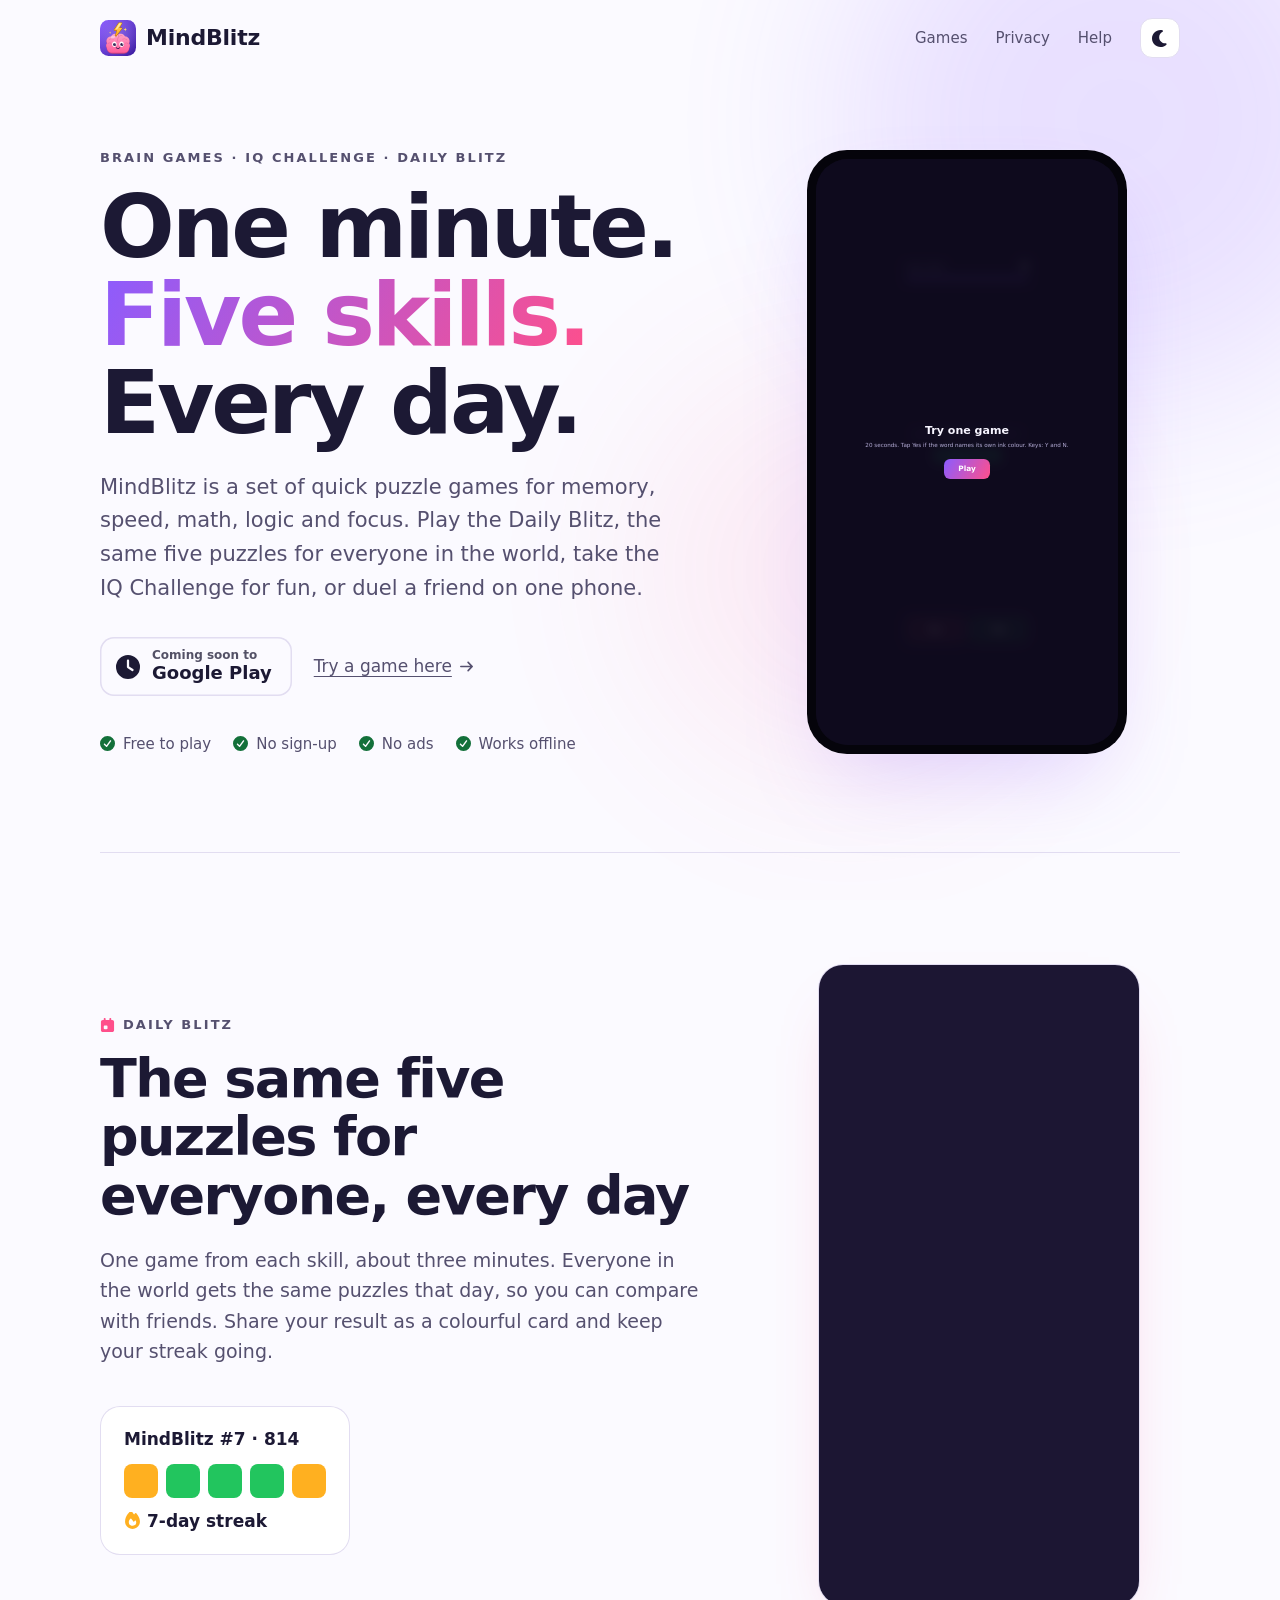
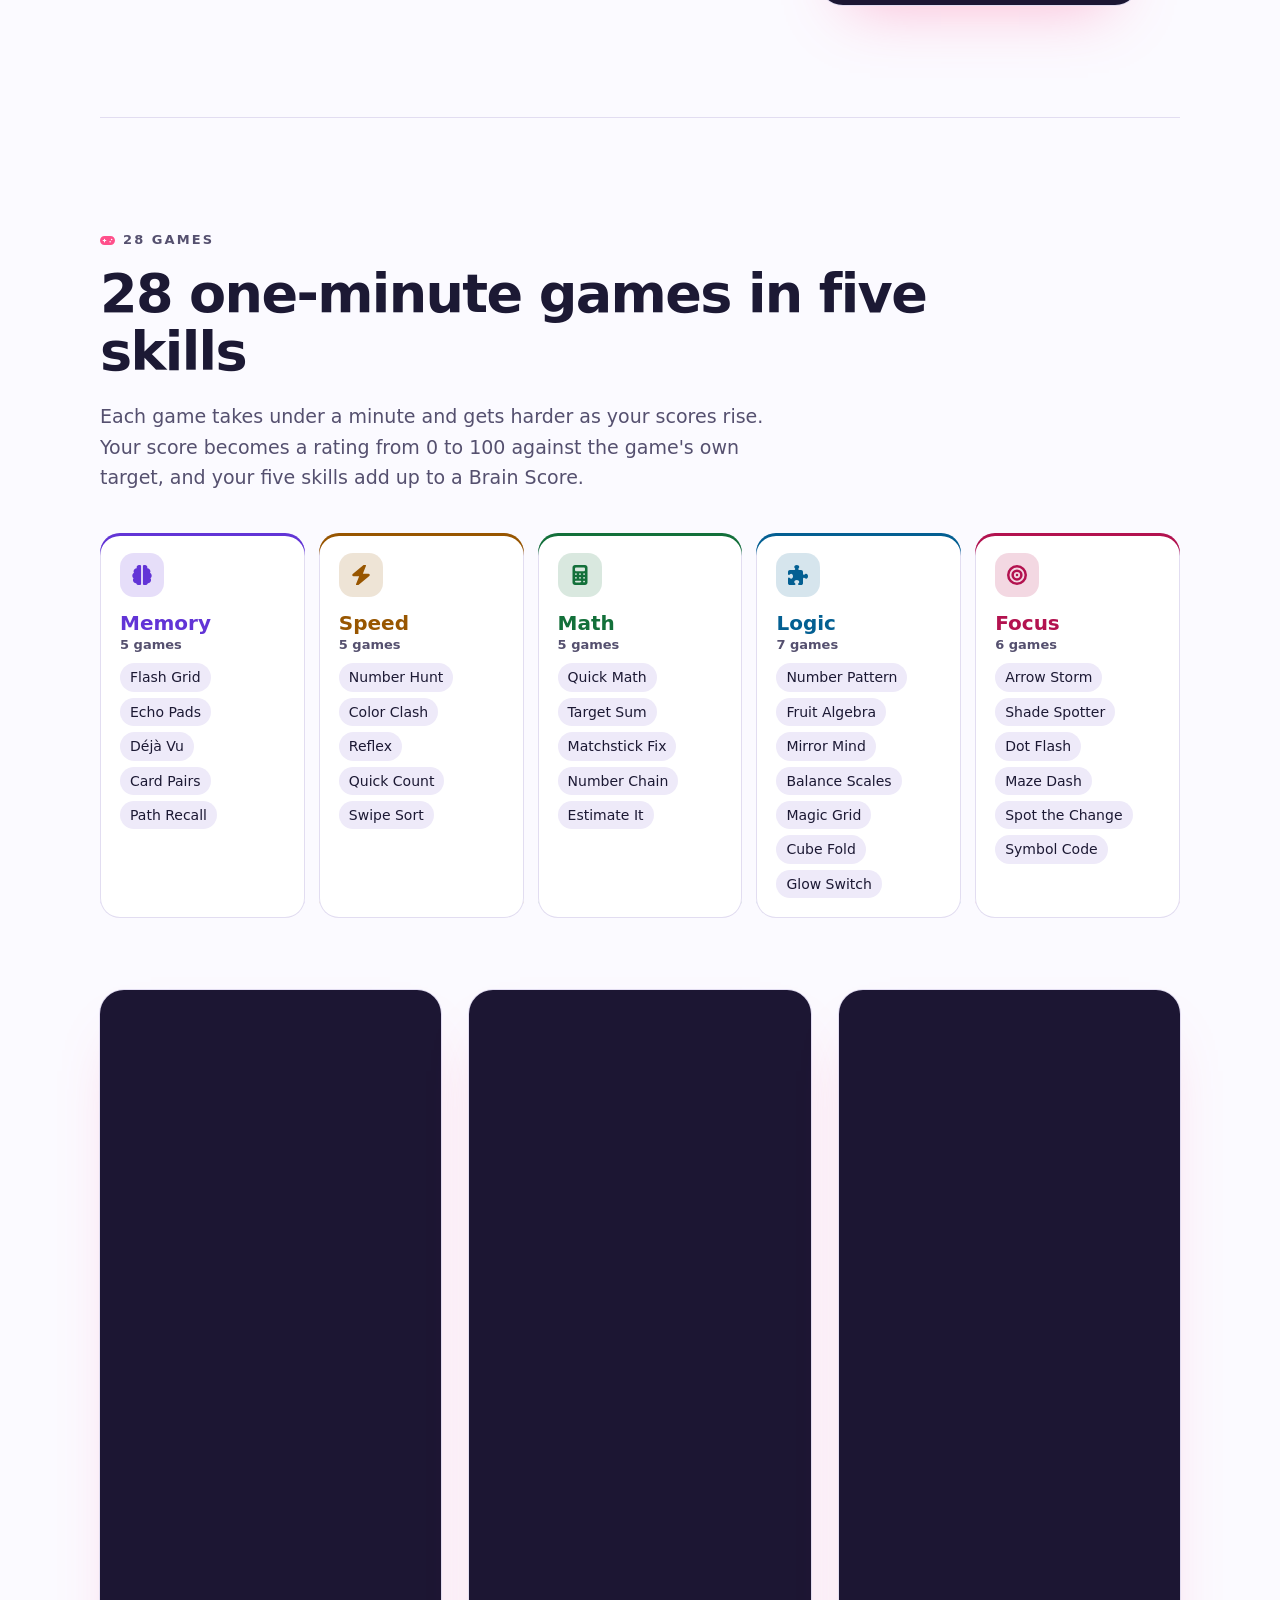
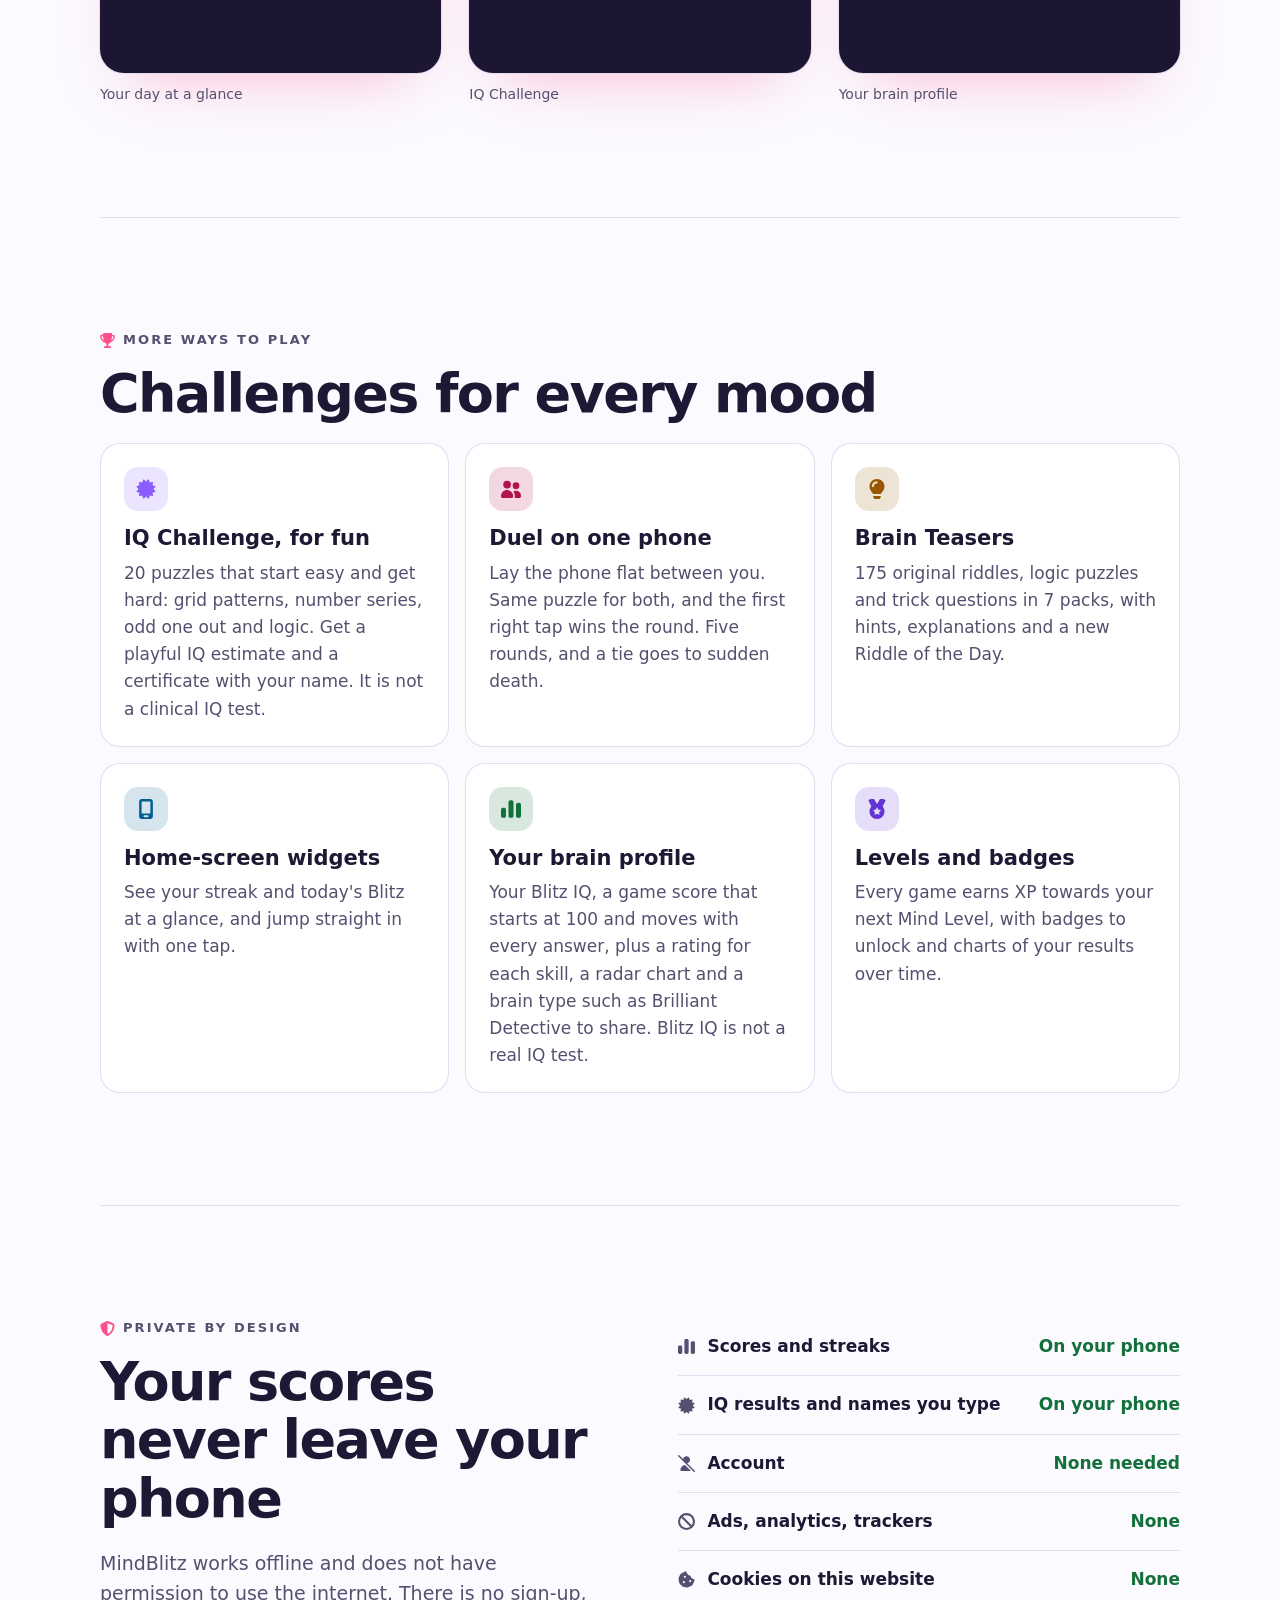
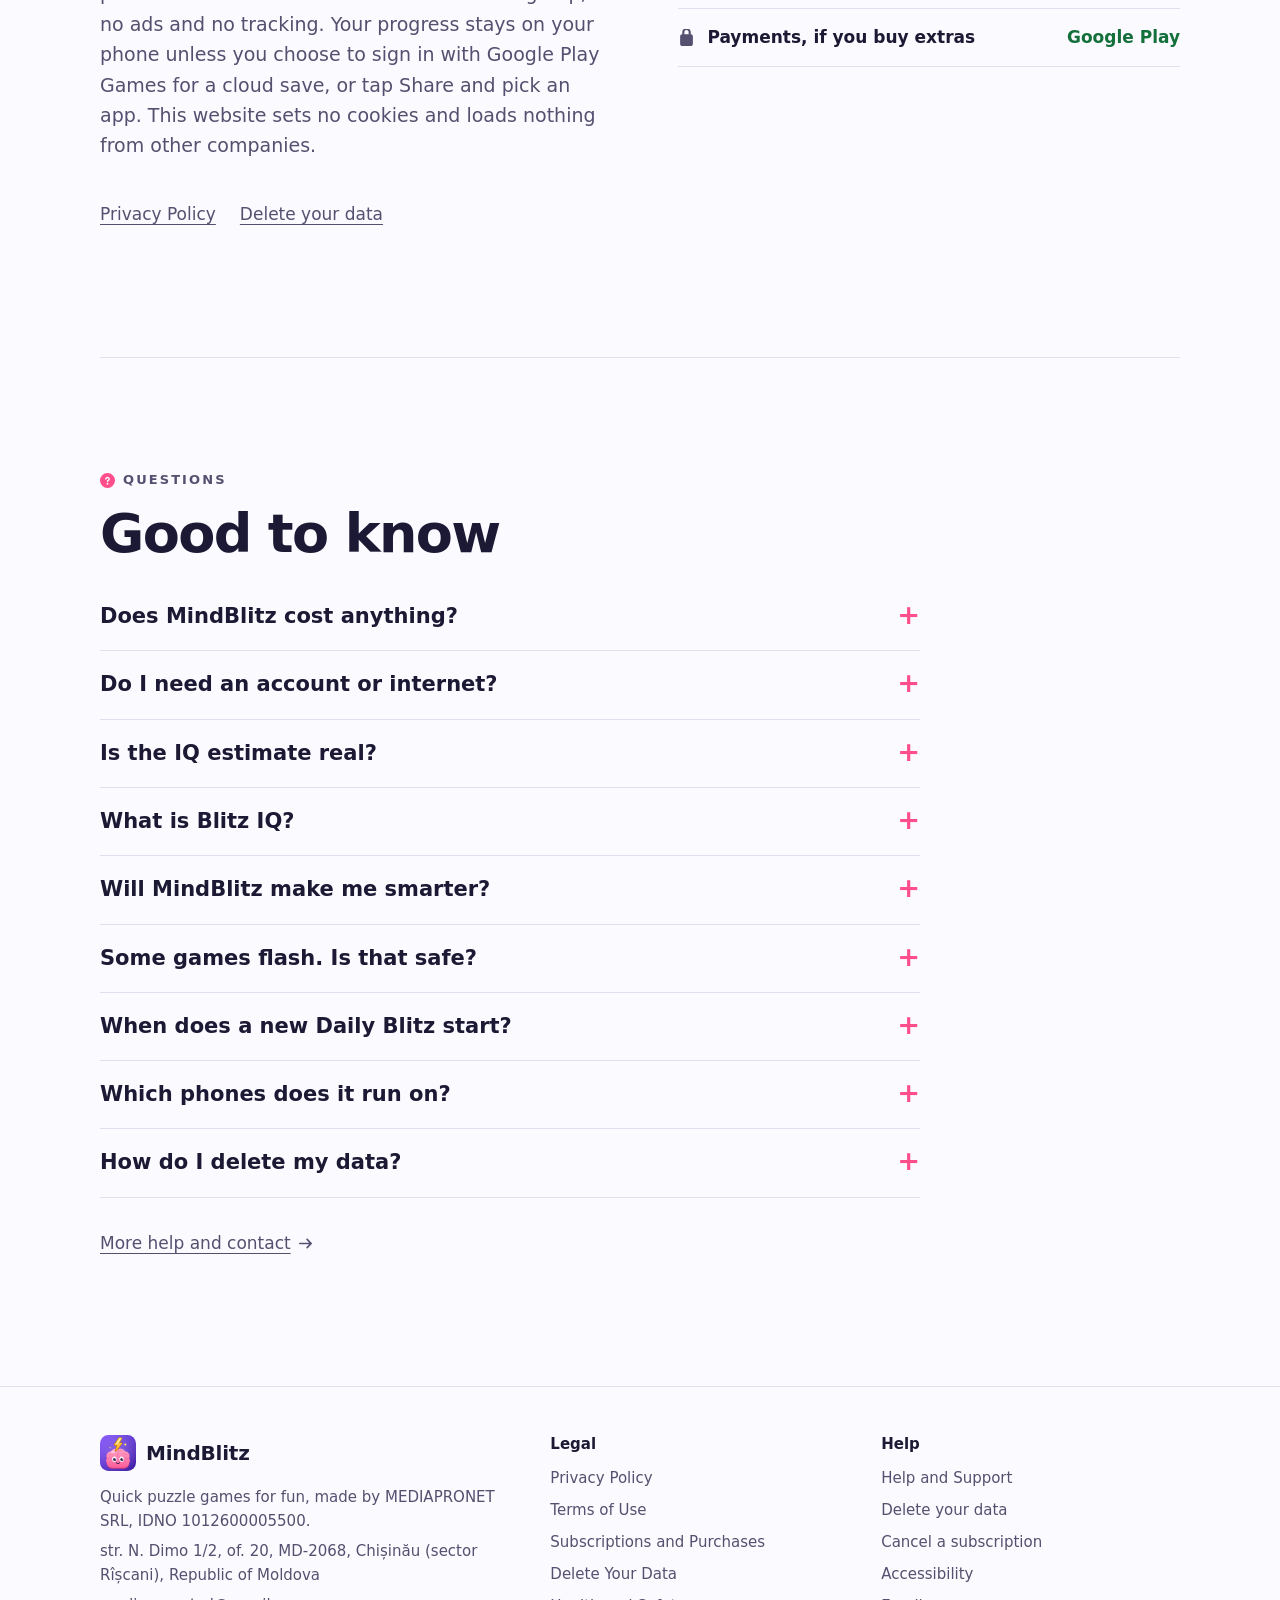
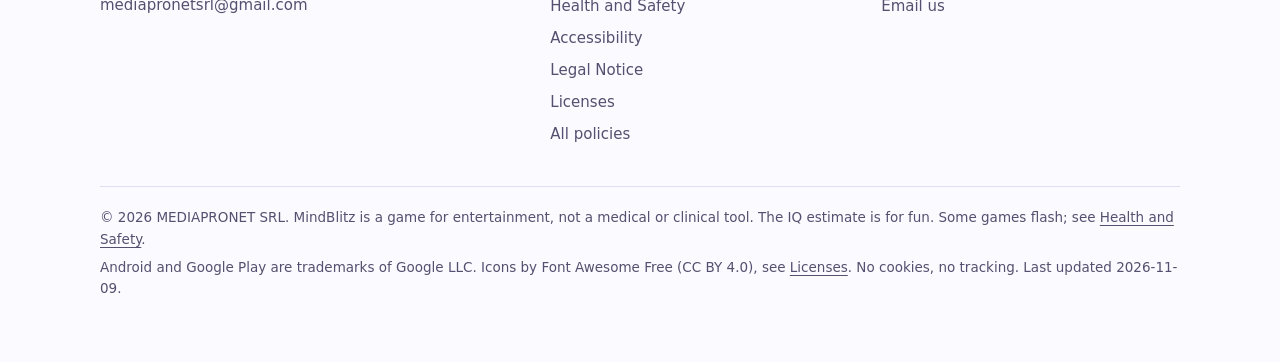
<file: index.html>
<!doctype html>
<html lang="en">
<head>
<meta charset="utf-8">
<meta name="viewport" content="width=device-width,initial-scale=1">
<meta http-equiv="Content-Security-Policy" content="default-src 'self'; script-src 'self'; style-src 'self'; img-src 'self'; font-src 'self'; connect-src 'none'; object-src 'none'; base-uri 'self'; form-action 'none'">
<meta name="referrer" content="strict-origin-when-cross-origin">
<title>MindBlitz: brain games, a fun IQ Challenge and a Daily Blitz</title>
<meta name="description" content="MindBlitz is a free-to-play puzzle game for Android: 28 one-minute brain games for memory, speed, math, logic and focus, a fun IQ Challenge, two-player Duel and a Daily Blitz that is the same for everyone. No sign-up, no ads, works offline.">
<link rel="canonical" href="https://sergiupogor.github.io/mindblitz-app/">
<meta name="color-scheme" content="dark light">
<meta name="theme-color" content="#0f0b1e" media="(prefers-color-scheme: dark)">
<meta name="theme-color" content="#fbfaff" media="(prefers-color-scheme: light)">
<link rel="icon" href="assets/favicon.svg" type="image/svg+xml">
<link rel="icon" href="assets/favicon.png" type="image/png" sizes="64x64">
<link rel="apple-touch-icon" href="assets/icon-192.png">
<meta property="og:type" content="website">
<meta property="og:site_name" content="MindBlitz">
<meta property="og:title" content="MindBlitz: brain games, a fun IQ Challenge and a Daily Blitz">
<meta property="og:description" content="28 one-minute puzzle games, a fun IQ Challenge and the same five puzzles for everyone every day. Free to play, offline, no ads.">
<meta property="og:url" content="https://sergiupogor.github.io/mindblitz-app/">
<meta property="og:image" content="https://sergiupogor.github.io/mindblitz-app/assets/og.png">
<meta property="og:image:width" content="1024">
<meta property="og:image:height" content="500">
<meta property="og:image:alt" content="MindBlitz: brain games, IQ Challenge and a Daily Blitz">
<meta name="twitter:card" content="summary_large_image">
<link rel="stylesheet" href="styles.css">
<script src="theme.js"></script>
<script type="application/ld+json">
{"@context":"https://schema.org","@type":"MobileApplication","name":"MindBlitz","operatingSystem":"Android 8.0 or later","applicationCategory":"GameApplication","applicationSubCategory":"Puzzle","description":"Quick puzzle games for memory, speed, math, logic and focus, a fun IQ Challenge, a two-player Duel and a Daily Blitz that is the same for everyone.","url":"https://sergiupogor.github.io/mindblitz-app/","image":"https://sergiupogor.github.io/mindblitz-app/assets/icon-192.png","isAccessibleForFree":true,"publisher":{"@type":"Organization","name":"MEDIAPRONET SRL","legalName":"Societatea cu Răspundere Limitată MEDIAPRONET","email":"mediapronetsrl@gmail.com","address":{"@type":"PostalAddress","streetAddress":"str. N. Dimo 1/2, of. 20","postalCode":"MD-2068","addressLocality":"Chișinău","addressCountry":"MD"}},"offers":{"@type":"Offer","price":"0","priceCurrency":"USD"}}
</script>
</head>
<body>
<a class="skip" href="#main">Skip to content</a>
<div class="glow" aria-hidden="true"></div>
<div class="wrap">
  <header class="top"><a class="brand" href="./" aria-label="MindBlitz home"><span class="mark"><img src="assets/favicon.svg" alt="" width="36" height="36"></span>MindBlitz</a>
<nav aria-label="Main"><a class="hide-sm" href="#games">Games</a><a href="#privacy">Privacy</a><a href="support.html">Help</a>
<button type="button" class="theme" id="theme" aria-label="Switch theme" title="Switch theme"><svg class="ic moon" aria-hidden="true" focusable="false" viewBox="0 0 512 512"><path fill="currentColor" d="M256 0C114.6 0 0 114.6 0 256S114.6 512 256 512c68.8 0 131.3-27.2 177.3-71.4 7.3-7 9.4-17.9 5.3-27.1s-13.7-14.9-23.8-14.1c-4.9 .4-9.8 .6-14.8 .6-101.6 0-184-82.4-184-184 0-72.1 41.5-134.6 102.1-164.8 9.1-4.5 14.3-14.3 13.1-24.4S322.6 8.5 312.7 6.3C294.4 2.2 275.4 0 256 0z"/></svg><svg class="ic sun" aria-hidden="true" focusable="false" viewBox="0 0 576 512"><path fill="currentColor" d="M288-32c8.4 0 16.3 4.4 20.6 11.7L364.1 72.3 468.9 46c8.2-2 16.9 .4 22.8 6.3S500 67 498 75.1l-26.3 104.7 92.7 55.5c7.2 4.3 11.7 12.2 11.7 20.6s-4.4 16.3-11.7 20.6L471.7 332.1 498 436.8c2 8.2-.4 16.9-6.3 22.8S477 468 468.9 466l-104.7-26.3-55.5 92.7c-4.3 7.2-12.2 11.7-20.6 11.7s-16.3-4.4-20.6-11.7L211.9 439.7 107.2 466c-8.2 2-16.8-.4-22.8-6.3S76 445 78 436.8l26.2-104.7-92.6-55.5C4.4 272.2 0 264.4 0 256s4.4-16.3 11.7-20.6L104.3 179.9 78 75.1c-2-8.2 .3-16.8 6.3-22.8S99 44 107.2 46l104.7 26.2 55.5-92.6 1.8-2.6c4.5-5.7 11.4-9.1 18.8-9.1zm0 144a144 144 0 1 0 0 288 144 144 0 1 0 0-288zm0 240a96 96 0 1 1 0-192 96 96 0 1 1 0 192z"/></svg></button></nav></header>

  <main id="main">
    <div class="hero">
      <div class="hero-copy">
        <p class="kicker">Brain games · IQ Challenge · Daily Blitz</p>
        <h1>One minute.<br><span class="grad">Five skills.</span><br>Every day.</h1>
        <p class="lede">MindBlitz is a set of quick puzzle games for memory, speed, math, logic and focus. Play the Daily Blitz, the same five puzzles for everyone in the world, take the IQ Challenge for fun, or duel a friend on one phone.</p>
        <div class="cta">
          <span class="play soon"><svg class="ic" aria-hidden="true" focusable="false" viewBox="0 0 512 512"><path fill="currentColor" d="M256 0a256 256 0 1 1 0 512 256 256 0 1 1 0-512zM232 120l0 136c0 8 4 15.5 10.7 20l96 64c11 7.4 25.9 4.4 33.3-6.7s4.4-25.9-6.7-33.3L280 243.2 280 120c0-13.3-10.7-24-24-24s-24 10.7-24 24z"/></svg><span><small>Coming soon to</small><b>Google Play</b></span></span>
          <a class="textlink" href="#try">Try a game here <svg class="ic" aria-hidden="true" focusable="false" viewBox="0 0 512 512"><path fill="currentColor" d="M502.6 278.6c12.5-12.5 12.5-32.8 0-45.3l-160-160c-12.5-12.5-32.8-12.5-45.3 0s-12.5 32.8 0 45.3L402.7 224 32 224c-17.7 0-32 14.3-32 32s14.3 32 32 32l370.7 0-105.4 105.4c-12.5 12.5-12.5 32.8 0 45.3s32.8 12.5 45.3 0l160-160z"/></svg></a>
        </div>
        <ul class="promises" aria-label="At a glance">
          <li><svg class="ic" aria-hidden="true" focusable="false" viewBox="0 0 512 512"><path fill="currentColor" d="M256 512a256 256 0 1 1 0-512 256 256 0 1 1 0 512zM374 145.7c-10.7-7.8-25.7-5.4-33.5 5.3L221.1 315.2 169 263.1c-9.4-9.4-24.6-9.4-33.9 0s-9.4 24.6 0 33.9l72 72c5 5 11.8 7.5 18.8 7s13.4-4.1 17.5-9.8L379.3 179.2c7.8-10.7 5.4-25.7-5.3-33.5z"/></svg>Free to play</li>
          <li><svg class="ic" aria-hidden="true" focusable="false" viewBox="0 0 512 512"><path fill="currentColor" d="M256 512a256 256 0 1 1 0-512 256 256 0 1 1 0 512zM374 145.7c-10.7-7.8-25.7-5.4-33.5 5.3L221.1 315.2 169 263.1c-9.4-9.4-24.6-9.4-33.9 0s-9.4 24.6 0 33.9l72 72c5 5 11.8 7.5 18.8 7s13.4-4.1 17.5-9.8L379.3 179.2c7.8-10.7 5.4-25.7-5.3-33.5z"/></svg>No sign-up</li>
          <li><svg class="ic" aria-hidden="true" focusable="false" viewBox="0 0 512 512"><path fill="currentColor" d="M256 512a256 256 0 1 1 0-512 256 256 0 1 1 0 512zM374 145.7c-10.7-7.8-25.7-5.4-33.5 5.3L221.1 315.2 169 263.1c-9.4-9.4-24.6-9.4-33.9 0s-9.4 24.6 0 33.9l72 72c5 5 11.8 7.5 18.8 7s13.4-4.1 17.5-9.8L379.3 179.2c7.8-10.7 5.4-25.7-5.3-33.5z"/></svg>No ads</li>
          <li><svg class="ic" aria-hidden="true" focusable="false" viewBox="0 0 512 512"><path fill="currentColor" d="M256 512a256 256 0 1 1 0-512 256 256 0 1 1 0 512zM374 145.7c-10.7-7.8-25.7-5.4-33.5 5.3L221.1 315.2 169 263.1c-9.4-9.4-24.6-9.4-33.9 0s-9.4 24.6 0 33.9l72 72c5 5 11.8 7.5 18.8 7s13.4-4.1 17.5-9.8L379.3 179.2c7.8-10.7 5.4-25.7-5.3-33.5z"/></svg>Works offline</li>
        </ul>
      </div>

      <div class="stage" id="try">
        <div class="phone">
          <div class="screen clash" id="clash" aria-live="polite">
            <div class="clash-top"><span>Color Clash</span><b id="clash-score">0</b></div>
            <div class="clash-bar" aria-hidden="true"><i id="clash-bar"></i></div>
            <p class="clash-q">Does the <b>word</b> match the <b>ink</b> colour?</p>
            <p class="clash-word ink-green" id="clash-word">GREEN</p>
            <div class="clash-btns">
              <button type="button" class="no" id="clash-no" disabled>No</button>
              <button type="button" class="yes" id="clash-yes" disabled>Yes</button>
            </div>
            <div class="clash-cover" id="clash-cover">
              <p class="clash-title">Try one game</p>
              <p class="clash-sub">20 seconds. Tap Yes if the word names its own ink colour. Keys: Y and N.</p>
              <button type="button" class="go" id="clash-go">Play</button>
            </div>
          </div>
        </div>
      </div>
    </div>

    <section aria-labelledby="daily-h">
      <div class="split">
        <div>
          <p class="kicker"><svg class="ic" aria-hidden="true" focusable="false" viewBox="0 0 448 512"><path fill="currentColor" d="M128 0c17.7 0 32 14.3 32 32l0 32 128 0 0-32c0-17.7 14.3-32 32-32s32 14.3 32 32l0 32 32 0c35.3 0 64 28.7 64 64l0 288c0 35.3-28.7 64-64 64L64 480c-35.3 0-64-28.7-64-64L0 128C0 92.7 28.7 64 64 64l32 0 0-32c0-17.7 14.3-32 32-32zm0 256c-17.7 0-32 14.3-32 32l0 64c0 17.7 14.3 32 32 32l64 0c17.7 0 32-14.3 32-32l0-64c0-17.7-14.3-32-32-32l-64 0z"/></svg>Daily Blitz</p>
          <h2 id="daily-h">The same five puzzles for everyone, every day</h2>
          <p class="intro">One game from each skill, about three minutes. Everyone in the world gets the same puzzles that day, so you can compare with friends. Share your result as a colourful card and keep your streak going.</p>
          <div class="result" role="img" aria-label="Example result: Daily Blitz number 7, 814 out of 1000, seven-day streak">
            <span>MindBlitz #7 · 814</span>
            <span class="tiles" aria-hidden="true"><i class="y"></i><i class="g"></i><i class="g"></i><i class="g"></i><i class="y"></i></span>
            <span><svg class="ic" aria-hidden="true" focusable="false" viewBox="0 0 448 512"><path fill="currentColor" d="M160.5-26.4c9.3-7.8 23-7.5 31.9 .9 12.3 11.6 23.3 24.4 33.9 37.4 13.5 16.5 29.7 38.3 45.3 64.2 5.2-6.8 10-12.8 14.2-17.9 1.1-1.3 2.2-2.7 3.3-4.1 7.9-9.8 17.7-22.1 30.8-22.1 13.4 0 22.8 11.9 30.8 22.1 1.3 1.7 2.6 3.3 3.9 4.8 10.3 12.4 24 30.3 37.7 52.4 27.2 43.9 55.6 106.4 55.6 176.6 0 123.7-100.3 224-224 224S0 411.7 0 288c0-91.1 41.1-170 80.5-225 19.9-27.7 39.7-49.9 54.6-65.1 8.2-8.4 16.5-16.7 25.5-24.2zM225.7 416c25.3 0 47.7-7 68.8-21 42.1-29.4 53.4-88.2 28.1-134.4-4.5-9-16-9.6-22.5-2l-25.2 29.3c-6.6 7.6-18.5 7.4-24.7-.5-17.3-22.1-49.1-62.4-65.3-83-5.4-6.9-15.2-8-21.5-1.9-18.3 17.8-51.5 56.8-51.5 104.3 0 68.6 50.6 109.2 113.7 109.2z"/></svg>7-day streak</span>
          </div>
        </div>
        <figure class="shot"><img src="assets/shot-2-daily.webp" width="540" height="1080" loading="lazy" decoding="async" alt="Daily Blitz result: 814 out of 1000, five coloured tiles, a seven-day streak, the cheering brain buddy and the five game ratings"></figure>
      </div>
    </section>

    <section id="games" aria-labelledby="games-h">
      <p class="kicker"><svg class="ic" aria-hidden="true" focusable="false" viewBox="0 0 640 512"><path fill="currentColor" d="M448 64c106 0 192 86 192 192S554 448 448 448l-256 0C86 448 0 362 0 256S86 64 192 64l256 0zM192 176c-13.3 0-24 10.7-24 24l0 32-32 0c-13.3 0-24 10.7-24 24s10.7 24 24 24l32 0 0 32c0 13.3 10.7 24 24 24s24-10.7 24-24l0-32 32 0c13.3 0 24-10.7 24-24s-10.7-24-24-24l-32 0 0-32c0-13.3-10.7-24-24-24zm240 96a32 32 0 1 0 0 64 32 32 0 1 0 0-64zm64-96a32 32 0 1 0 0 64 32 32 0 1 0 0-64z"/></svg>28 games</p>
      <h2 id="games-h">28 one-minute games in five skills</h2>
      <p class="intro">Each game takes under a minute and gets harder as your scores rise. Your score becomes a rating from 0 to 100 against the game's own target, and your five skills add up to a Brain Score.</p>
      <div class="skills">
        <div class="sk memory"><span class="badge"><svg class="ic" aria-hidden="true" focusable="false" viewBox="0 0 512 512"><path fill="currentColor" d="M120 56c0-30.9 25.1-56 56-56l24 0c17.7 0 32 14.3 32 32l0 448c0 17.7-14.3 32-32 32l-32 0c-29.8 0-54.9-20.4-62-48-.7 0-1.3 0-2 0-44.2 0-80-35.8-80-80 0-18 6-34.6 16-48-19.4-14.6-32-37.8-32-64 0-30.9 17.6-57.8 43.2-71.1-7.1-12-11.2-26-11.2-40.9 0-44.2 35.8-80 80-80l0-24zm272 0l0 24c44.2 0 80 35.8 80 80 0 15-4.1 29-11.2 40.9 25.7 13.3 43.2 40.1 43.2 71.1 0 26.2-12.6 49.4-32 64 10 13.4 16 30 16 48 0 44.2-35.8 80-80 80-.7 0-1.3 0-2 0-7.1 27.6-32.2 48-62 48l-32 0c-17.7 0-32-14.3-32-32l0-448c0-17.7 14.3-32 32-32l24 0c30.9 0 56 25.1 56 56z"/></svg></span><h3>Memory <small>5 games</small></h3><ul><li>Flash Grid</li><li>Echo Pads</li><li>Déjà Vu</li><li>Card Pairs</li><li>Path Recall</li></ul></div>
        <div class="sk speed"><span class="badge"><svg class="ic" aria-hidden="true" focusable="false" viewBox="0 0 448 512"><path fill="currentColor" d="M338.8-9.9c11.9 8.6 16.3 24.2 10.9 37.8L271.3 224 416 224c13.5 0 25.5 8.4 30.1 21.1s.7 26.9-9.6 35.5l-288 240c-11.3 9.4-27.4 9.9-39.3 1.3s-16.3-24.2-10.9-37.8L176.7 288 32 288c-13.5 0-25.5-8.4-30.1-21.1s-.7-26.9 9.6-35.5l288-240c11.3-9.4 27.4-9.9 39.3-1.3z"/></svg></span><h3>Speed <small>5 games</small></h3><ul><li>Number Hunt</li><li>Color Clash</li><li>Reflex</li><li>Quick Count</li><li>Swipe Sort</li></ul></div>
        <div class="sk math"><span class="badge"><svg class="ic" aria-hidden="true" focusable="false" viewBox="0 0 384 512"><path fill="currentColor" d="M64 0C28.7 0 0 28.7 0 64L0 448c0 35.3 28.7 64 64 64l256 0c35.3 0 64-28.7 64-64l0-384c0-35.3-28.7-64-64-64L64 0zM96 64l192 0c17.7 0 32 14.3 32 32l0 32c0 17.7-14.3 32-32 32L96 160c-17.7 0-32-14.3-32-32l0-32c0-17.7 14.3-32 32-32zm16 168a24 24 0 1 1 -48 0 24 24 0 1 1 48 0zm80 24a24 24 0 1 1 0-48 24 24 0 1 1 0 48zm128-24a24 24 0 1 1 -48 0 24 24 0 1 1 48 0zM88 352a24 24 0 1 1 0-48 24 24 0 1 1 0 48zm128-24a24 24 0 1 1 -48 0 24 24 0 1 1 48 0zm80 24a24 24 0 1 1 0-48 24 24 0 1 1 0 48zM64 424c0-13.3 10.7-24 24-24l112 0c13.3 0 24 10.7 24 24s-10.7 24-24 24L88 448c-13.3 0-24-10.7-24-24zm232-24c13.3 0 24 10.7 24 24s-10.7 24-24 24-24-10.7-24-24 10.7-24 24-24z"/></svg></span><h3>Math <small>5 games</small></h3><ul><li>Quick Math</li><li>Target Sum</li><li>Matchstick Fix</li><li>Number Chain</li><li>Estimate It</li></ul></div>
        <div class="sk logic"><span class="badge"><svg class="ic" aria-hidden="true" focusable="false" viewBox="0 0 512 512"><path fill="currentColor" d="M224 0c35.3 0 64 21.5 64 48 0 10.4-4.4 20-12 27.9-6.6 6.9-12 15.3-12 24.9 0 15 12.2 27.2 27.2 27.2l44.8 0c26.5 0 48 21.5 48 48l0 44.8c0 15 12.2 27.2 27.2 27.2 9.5 0 18-5.4 24.9-12 7.9-7.5 17.5-12 27.9-12 26.5 0 48 28.7 48 64s-21.5 64-48 64c-10.4 0-20.1-4.4-27.9-12-6.9-6.6-15.3-12-24.9-12-15 0-27.2 12.2-27.2 27.2L384 464c0 26.5-21.5 48-48 48l-56.8 0c-12.8 0-23.2-10.4-23.2-23.2 0-9.2 5.8-17.3 13.2-22.8 11.6-8.7 18.8-20.7 18.8-34 0-26.5-28.7-48-64-48s-64 21.5-64 48c0 13.3 7.2 25.3 18.8 34 7.4 5.5 13.2 13.5 13.2 22.8 0 12.8-10.4 23.2-23.2 23.2L48 512c-26.5 0-48-21.5-48-48L0 343.2c0-12.8 10.4-23.2 23.2-23.2 9.2 0 17.3 5.8 22.8 13.2 8.7 11.6 20.7 18.8 34 18.8 26.5 0 48-28.7 48-64s-21.5-64-48-64c-13.3 0-25.3 7.2-34 18.8-5.5 7.4-13.5 13.2-22.8 13.2-12.8 0-23.2-10.4-23.2-23.2L0 176c0-26.5 21.5-48 48-48l108.8 0c15 0 27.2-12.2 27.2-27.2 0-9.5-5.4-18-12-24.9-7.5-7.9-12-17.5-12-27.9 0-26.5 28.7-48 64-48z"/></svg></span><h3>Logic <small>7 games</small></h3><ul><li>Number Pattern</li><li>Fruit Algebra</li><li>Mirror Mind</li><li>Balance Scales</li><li>Magic Grid</li><li>Cube Fold</li><li>Glow Switch</li></ul></div>
        <div class="sk focus"><span class="badge"><svg class="ic" aria-hidden="true" focusable="false" viewBox="0 0 512 512"><path fill="currentColor" d="M448 256a192 192 0 1 0 -384 0 192 192 0 1 0 384 0zM0 256a256 256 0 1 1 512 0 256 256 0 1 1 -512 0zm256 80a80 80 0 1 0 0-160 80 80 0 1 0 0 160zm0-224a144 144 0 1 1 0 288 144 144 0 1 1 0-288zM224 256a32 32 0 1 1 64 0 32 32 0 1 1 -64 0z"/></svg></span><h3>Focus <small>6 games</small></h3><ul><li>Arrow Storm</li><li>Shade Spotter</li><li>Dot Flash</li><li>Maze Dash</li><li>Spot the Change</li><li>Symbol Code</li></ul></div>
      </div>
      <div class="shots">
        <figure><img src="assets/shot-1-home.webp" width="540" height="1080" loading="lazy" decoding="async" alt="MindBlitz Today screen with the brain buddy, the Daily Blitz and the Riddle of the Day"><figcaption>Your day at a glance</figcaption></figure>
        <figure><img src="assets/shot-3-iq.webp" width="540" height="1080" loading="lazy" decoding="async" alt="An IQ Challenge question: which piece completes the grid"><figcaption>IQ Challenge</figcaption></figure>
        <figure><img src="assets/shot-6-profile.webp" width="540" height="1080" loading="lazy" decoding="async" alt="Profile with the brain buddy avatar, a Brain Score of 744 and a radar chart of five skills"><figcaption>Your brain profile</figcaption></figure>
      </div>
    </section>

    <section aria-labelledby="more-h">
      <p class="kicker"><svg class="ic" aria-hidden="true" focusable="false" viewBox="0 0 512 512"><path fill="currentColor" d="M144.3 0l224 0c26.5 0 48.1 21.8 47.1 48.2-.2 5.3-.4 10.6-.7 15.8l49.6 0c26.1 0 49.1 21.6 47.1 49.8-7.5 103.7-60.5 160.7-118 190.5-15.8 8.2-31.9 14.3-47.2 18.8-20.2 28.6-41.2 43.7-57.9 51.8l0 73.1 64 0c17.7 0 32 14.3 32 32s-14.3 32-32 32l-192 0c-17.7 0-32-14.3-32-32s14.3-32 32-32l64 0 0-73.1c-16-7.7-35.9-22-55.3-48.3-18.4-4.8-38.4-12.1-57.9-23.1-54.1-30.3-102.9-87.4-109.9-189.9-1.9-28.1 21-49.7 47.1-49.7l49.6 0c-.3-5.2-.5-10.4-.7-15.8-1-26.5 20.6-48.2 47.1-48.2zM101.5 112l-52.4 0c6.2 84.7 45.1 127.1 85.2 149.6-14.4-37.3-26.3-86-32.8-149.6zM380 256.8c40.5-23.8 77.1-66.1 83.3-144.8L411 112c-6.2 60.9-17.4 108.2-31 144.8z"/></svg>More ways to play</p>
      <h2 id="more-h">Challenges for every mood</h2>
      <div class="feats">
        <div><span class="badge"><svg class="ic" aria-hidden="true" focusable="false" viewBox="0 0 576 512"><path fill="currentColor" d="M239.2-8c-6.1-6.2-15-8.7-23.4-6.4S200.9-5.6 198.8 2.8L183.5 63c-1.1 4.4-5.6 7-9.9 5.7L113.8 51.9c-8.4-2.4-17.4 0-23.5 6.1s-8.5 15.1-6.1 23.5l16.9 59.8c1.2 4.3-1.4 8.8-5.7 9.9L35.1 166.5c-8.4 2.1-15 8.7-17.3 17.1s.2 17.3 6.4 23.4l44.5 43.3c3.2 3.1 3.2 8.3 0 11.5L24.3 305.1c-6.2 6.1-8.7 15-6.4 23.4s8.9 14.9 17.3 17.1l60.2 15.3c4.4 1.1 7 5.6 5.7 9.9L84.2 430.5c-2.4 8.4 0 17.4 6.1 23.5s15.1 8.5 23.5 6.1l59.8-16.9c4.3-1.2 8.8 1.4 9.9 5.7l15.3 60.2c2.1 8.4 8.7 15 17.1 17.3s17.3-.2 23.4-6.4l43.3-44.5c3.1-3.2 8.3-3.2 11.5 0L337.3 520c6.1 6.2 15 8.7 23.4 6.4s14.9-8.9 17.1-17.3L393.1 449c1.1-4.4 5.6-7 9.9-5.7l59.8 16.9c8.4 2.4 17.4 0 23.5-6.1s8.5-15.1 6.1-23.5l-16.9-59.8c-1.2-4.3 1.4-8.8 5.7-9.9l60.2-15.3c8.4-2.1 15-8.7 17.3-17.1s-.2-17.4-6.4-23.4l-44.5-43.3c-3.2-3.1-3.2-8.3 0-11.5l44.5-43.3c6.2-6.1 8.7-15 6.4-23.4s-8.9-14.9-17.3-17.1l-60.2-15.3c-4.4-1.1-7-5.6-5.7-9.9l16.9-59.8c2.4-8.4 0-17.4-6.1-23.5s-15.1-8.5-23.5-6.1L403 68.8c-4.3 1.2-8.8-1.4-9.9-5.7L377.8 2.8c-2.1-8.4-8.7-15-17.1-17.3s-17.3 .2-23.4 6.4L294 36.5c-3.1 3.2-8.3 3.2-11.5 0L239.2-8z"/></svg></span><h3>IQ Challenge, for fun</h3><p>20 puzzles that start easy and get hard: grid patterns, number series, odd one out and logic. Get a playful IQ estimate and a certificate with your name. It is not a clinical IQ test.</p></div>
        <div><span class="badge"><svg class="ic" aria-hidden="true" focusable="false" viewBox="0 0 576 512"><path fill="currentColor" d="M64 128a112 112 0 1 1 224 0 112 112 0 1 1 -224 0zM0 464c0-97.2 78.8-176 176-176s176 78.8 176 176l0 6c0 23.2-18.8 42-42 42L42 512c-23.2 0-42-18.8-42-42l0-6zM432 64a96 96 0 1 1 0 192 96 96 0 1 1 0-192zm0 240c79.5 0 144 64.5 144 144l0 22.4c0 23-18.6 41.6-41.6 41.6l-144.8 0c6.6-12.5 10.4-26.8 10.4-42l0-6c0-51.5-17.4-98.9-46.5-136.7 22.6-14.7 49.6-23.3 78.5-23.3z"/></svg></span><h3>Duel on one phone</h3><p>Lay the phone flat between you. Same puzzle for both, and the first right tap wins the round. Five rounds, and a tie goes to sudden death.</p></div>
        <div><span class="badge"><svg class="ic" aria-hidden="true" focusable="false" viewBox="0 0 384 512"><path fill="currentColor" d="M292.9 384c7.3-22.3 21.9-42.5 38.4-59.9 32.7-34.4 52.7-80.9 52.7-132.1 0-106-86-192-192-192S0 86 0 192c0 51.2 20 97.7 52.7 132.1 16.5 17.4 31.2 37.6 38.4 59.9l201.7 0zM288 432l-192 0 0 16c0 44.2 35.8 80 80 80l32 0c44.2 0 80-35.8 80-80l0-16zM184 112c-39.8 0-72 32.2-72 72 0 13.3-10.7 24-24 24s-24-10.7-24-24c0-66.3 53.7-120 120-120 13.3 0 24 10.7 24 24s-10.7 24-24 24z"/></svg></span><h3>Brain Teasers</h3><p>175 original riddles, logic puzzles and trick questions in 7 packs, with hints, explanations and a new Riddle of the Day.</p></div>
        <div><span class="badge"><svg class="ic" aria-hidden="true" focusable="false" viewBox="0 0 384 512"><path fill="currentColor" d="M16 64C16 28.7 44.7 0 80 0L304 0c35.3 0 64 28.7 64 64l0 384c0 35.3-28.7 64-64 64L80 512c-35.3 0-64-28.7-64-64L16 64zM128 440c0 13.3 10.7 24 24 24l80 0c13.3 0 24-10.7 24-24s-10.7-24-24-24l-80 0c-13.3 0-24 10.7-24 24zM304 64l-224 0 0 304 224 0 0-304z"/></svg></span><h3>Home-screen widgets</h3><p>See your streak and today's Blitz at a glance, and jump straight in with one tap.</p></div>
        <div><span class="badge"><svg class="ic" aria-hidden="true" focusable="false" viewBox="0 0 512 512"><path fill="currentColor" d="M192 80c0-26.5 21.5-48 48-48l32 0c26.5 0 48 21.5 48 48l0 352c0 26.5-21.5 48-48 48l-32 0c-26.5 0-48-21.5-48-48l0-352zM0 272c0-26.5 21.5-48 48-48l32 0c26.5 0 48 21.5 48 48l0 160c0 26.5-21.5 48-48 48l-32 0c-26.5 0-48-21.5-48-48L0 272zM432 96l32 0c26.5 0 48 21.5 48 48l0 288c0 26.5-21.5 48-48 48l-32 0c-26.5 0-48-21.5-48-48l0-288c0-26.5 21.5-48 48-48z"/></svg></span><h3>Your brain profile</h3><p>Your Blitz IQ, a game score that starts at 100 and moves with every answer, plus a rating for each skill, a radar chart and a brain type such as Brilliant Detective to share. Blitz IQ is not a real IQ test.</p></div>
        <div><span class="badge"><svg class="ic" aria-hidden="true" focusable="false" viewBox="0 0 448 512"><path fill="currentColor" d="M224.3 128L139.7-12.9c-6.5-10.8-20.1-14.7-31.3-9.1L21.8 21.3C9.9 27.2 5.1 41.6 11 53.5L80.6 192.6c-30.1 33.9-48.3 78.5-48.3 127.4 0 106 86 192 192 192s192-86 192-192c0-48.9-18.3-93.5-48.3-127.4L437.6 53.5c5.9-11.9 1.1-26.3-10.7-32.2L340.2-22.1c-11.2-5.6-24.9-1.6-31.3 9.1L224.3 128zm30.8 142.5c1.4 2.8 4 4.7 7 5.1l50.1 7.3c7.7 1.1 10.7 10.5 5.2 16l-36.3 35.4c-2.2 2.2-3.2 5.2-2.7 8.3l8.6 49.9c1.3 7.6-6.7 13.5-13.6 9.9l-44.8-23.6c-2.7-1.4-6-1.4-8.7 0l-44.8 23.6c-6.9 3.6-14.9-2.2-13.6-9.9l8.6-49.9c.5-3-.5-6.1-2.7-8.3l-36.3-35.4c-5.6-5.4-2.5-14.8 5.2-16l50.1-7.3c3-.4 5.7-2.4 7-5.1l22.4-45.4c3.4-7 13.3-7 16.8 0l22.4 45.4z"/></svg></span><h3>Levels and badges</h3><p>Every game earns XP towards your next Mind Level, with badges to unlock and charts of your results over time.</p></div>
      </div>
    </section>

    <section id="privacy" aria-labelledby="priv-h">
      <div class="private">
        <div>
          <p class="kicker"><svg class="ic" aria-hidden="true" focusable="false" viewBox="0 0 512 512"><path fill="currentColor" d="M256 0c4.6 0 9.2 1 13.4 2.9L457.8 82.8c22 9.3 38.4 31 38.3 57.2-.5 99.2-41.3 280.7-213.6 363.2-16.7 8-36.1 8-52.8 0-172.4-82.5-213.1-264-213.6-363.2-.1-26.2 16.3-47.9 38.3-57.2L242.7 2.9C246.9 1 251.4 0 256 0zm0 66.8l0 378.1c138-66.8 175.1-214.8 176-303.4l-176-74.6 0 0z"/></svg>Private by design</p>
          <h2 id="priv-h">Your scores never leave your phone</h2>
          <p class="intro">MindBlitz works offline and does not have permission to use the internet. There is no sign-up, no ads and no tracking. Your progress stays on your phone unless you choose to sign in with Google Play Games for a cloud save, or tap Share and pick an app. This website sets no cookies and loads nothing from other companies.</p>
          <p class="links"><a class="textlink" href="privacy.html">Privacy Policy</a><a class="textlink" href="data-deletion.html">Delete your data</a></p>
        </div>
        <ul aria-label="Where your data stays">
          <li><span class="what"><svg class="ic" aria-hidden="true" focusable="false" viewBox="0 0 512 512"><path fill="currentColor" d="M192 80c0-26.5 21.5-48 48-48l32 0c26.5 0 48 21.5 48 48l0 352c0 26.5-21.5 48-48 48l-32 0c-26.5 0-48-21.5-48-48l0-352zM0 272c0-26.5 21.5-48 48-48l32 0c26.5 0 48 21.5 48 48l0 160c0 26.5-21.5 48-48 48l-32 0c-26.5 0-48-21.5-48-48L0 272zM432 96l32 0c26.5 0 48 21.5 48 48l0 288c0 26.5-21.5 48-48 48l-32 0c-26.5 0-48-21.5-48-48l0-288c0-26.5 21.5-48 48-48z"/></svg>Scores and streaks</span><span class="where">On your phone</span></li>
          <li><span class="what"><svg class="ic" aria-hidden="true" focusable="false" viewBox="0 0 576 512"><path fill="currentColor" d="M239.2-8c-6.1-6.2-15-8.7-23.4-6.4S200.9-5.6 198.8 2.8L183.5 63c-1.1 4.4-5.6 7-9.9 5.7L113.8 51.9c-8.4-2.4-17.4 0-23.5 6.1s-8.5 15.1-6.1 23.5l16.9 59.8c1.2 4.3-1.4 8.8-5.7 9.9L35.1 166.5c-8.4 2.1-15 8.7-17.3 17.1s.2 17.3 6.4 23.4l44.5 43.3c3.2 3.1 3.2 8.3 0 11.5L24.3 305.1c-6.2 6.1-8.7 15-6.4 23.4s8.9 14.9 17.3 17.1l60.2 15.3c4.4 1.1 7 5.6 5.7 9.9L84.2 430.5c-2.4 8.4 0 17.4 6.1 23.5s15.1 8.5 23.5 6.1l59.8-16.9c4.3-1.2 8.8 1.4 9.9 5.7l15.3 60.2c2.1 8.4 8.7 15 17.1 17.3s17.3-.2 23.4-6.4l43.3-44.5c3.1-3.2 8.3-3.2 11.5 0L337.3 520c6.1 6.2 15 8.7 23.4 6.4s14.9-8.9 17.1-17.3L393.1 449c1.1-4.4 5.6-7 9.9-5.7l59.8 16.9c8.4 2.4 17.4 0 23.5-6.1s8.5-15.1 6.1-23.5l-16.9-59.8c-1.2-4.3 1.4-8.8 5.7-9.9l60.2-15.3c8.4-2.1 15-8.7 17.3-17.1s-.2-17.4-6.4-23.4l-44.5-43.3c-3.2-3.1-3.2-8.3 0-11.5l44.5-43.3c6.2-6.1 8.7-15 6.4-23.4s-8.9-14.9-17.3-17.1l-60.2-15.3c-4.4-1.1-7-5.6-5.7-9.9l16.9-59.8c2.4-8.4 0-17.4-6.1-23.5s-15.1-8.5-23.5-6.1L403 68.8c-4.3 1.2-8.8-1.4-9.9-5.7L377.8 2.8c-2.1-8.4-8.7-15-17.1-17.3s-17.3 .2-23.4 6.4L294 36.5c-3.1 3.2-8.3 3.2-11.5 0L239.2-8z"/></svg>IQ results and names you type</span><span class="where">On your phone</span></li>
          <li><span class="what"><svg class="ic" aria-hidden="true" focusable="false" viewBox="0 0 576 512"><path fill="currentColor" d="M41-24.9c-9.4-9.4-24.6-9.4-33.9 0S-2.3-.3 7 9.1l528 528c9.4 9.4 24.6 9.4 33.9 0s9.4-24.6 0-33.9L311.5 245.7c55-10.9 96.5-59.5 96.5-117.7 0-66.3-53.7-120-120-120-58.2 0-106.8 41.5-117.7 96.5L41-24.9zM235.6 305.4C147.9 316.6 80 391.5 80 482.3 80 498.7 93.3 512 109.7 512l332.5 0-206.6-206.6z"/></svg>Account</span><span class="where">None needed</span></li>
          <li><span class="what"><svg class="ic" aria-hidden="true" focusable="false" viewBox="0 0 512 512"><path fill="currentColor" d="M367.2 412.5L99.5 144.8c-22.4 31.4-35.5 69.8-35.5 111.2 0 106 86 192 192 192 41.5 0 79.9-13.1 111.2-35.5zm45.3-45.3c22.4-31.4 35.5-69.8 35.5-111.2 0-106-86-192-192-192-41.5 0-79.9 13.1-111.2 35.5L412.5 367.2zM0 256a256 256 0 1 1 512 0 256 256 0 1 1 -512 0z"/></svg>Ads, analytics, trackers</span><span class="where">None</span></li>
          <li><span class="what"><svg class="ic" aria-hidden="true" focusable="false" viewBox="0 0 512 512"><path fill="currentColor" d="M257.5 27.6c-.8-5.4-4.9-9.8-10.3-10.6-22.1-3.1-44.6 .9-64.4 11.4l-74 39.5C89.1 78.4 73.2 94.9 63.4 115L26.7 190.6c-9.8 20.1-13 42.9-9.1 64.9l14.5 82.8c3.9 22.1 14.6 42.3 30.7 57.9l60.3 58.4c16.1 15.6 36.6 25.6 58.7 28.7l83 11.7c22.1 3.1 44.6-.9 64.4-11.4l74-39.5c19.7-10.5 35.6-27 45.4-47.2l36.7-75.5c9.8-20.1 13-42.9 9.1-64.9-.9-5.3-5.3-9.3-10.6-10.1-51.5-8.2-92.8-47.1-104.5-97.4-1.8-7.6-8-13.4-15.7-14.6-54.6-8.7-97.7-52-106.2-106.8zM208 144a32 32 0 1 1 0 64 32 32 0 1 1 0-64zM144 336a32 32 0 1 1 64 0 32 32 0 1 1 -64 0zm224-64a32 32 0 1 1 0 64 32 32 0 1 1 0-64z"/></svg>Cookies on this website</span><span class="where">None</span></li>
          <li><span class="what"><svg class="ic" aria-hidden="true" focusable="false" viewBox="0 0 384 512"><path fill="currentColor" d="M128 96l0 64 128 0 0-64c0-35.3-28.7-64-64-64s-64 28.7-64 64zM64 160l0-64C64 25.3 121.3-32 192-32S320 25.3 320 96l0 64c35.3 0 64 28.7 64 64l0 224c0 35.3-28.7 64-64 64L64 512c-35.3 0-64-28.7-64-64L0 224c0-35.3 28.7-64 64-64z"/></svg>Payments, if you buy extras</span><span class="where">Google Play</span></li>
        </ul>
      </div>
    </section>

    <section id="faq" aria-labelledby="faq-h">
      <p class="kicker"><svg class="ic" aria-hidden="true" focusable="false" viewBox="0 0 512 512"><path fill="currentColor" d="M256 512a256 256 0 1 0 0-512 256 256 0 1 0 0 512zm0-336c-17.7 0-32 14.3-32 32 0 13.3-10.7 24-24 24s-24-10.7-24-24c0-44.2 35.8-80 80-80s80 35.8 80 80c0 47.2-36 67.2-56 74.5l0 3.8c0 13.3-10.7 24-24 24s-24-10.7-24-24l0-8.1c0-20.5 14.8-35.2 30.1-40.2 6.4-2.1 13.2-5.5 18.2-10.3 4.3-4.2 7.7-10 7.7-19.6 0-17.7-14.3-32-32-32zM224 368a32 32 0 1 1 64 0 32 32 0 1 1 -64 0z"/></svg>Questions</p>
      <h2 id="faq-h">Good to know</h2>
      <div class="faq">
        <details><summary>Does MindBlitz cost anything?</summary><p>MindBlitz is free to download and play, with no ads. Optional extras, such as MindBlitz Plus and coin packs, may be offered through Google Play. See <a href="subscriptions.html">Subscriptions and Purchases</a>.</p></details>
        <details><summary>Do I need an account or internet?</summary><p>Neither. Everything runs on your phone. You only need a connection to share your result in another app or to buy something on Google Play.</p></details>
        <details><summary>Is the IQ estimate real?</summary><p>It is a rough estimate for fun, not a clinical IQ test. A real IQ test is given in person by a trained psychologist.</p></details>
        <details><summary>What is Blitz IQ?</summary><p>Blitz IQ is a game score from your answers in MindBlitz games. It starts at 100, goes up with right answers and down with mistakes. It is not a real IQ test and does not measure intelligence.</p></details>
        <details><summary>Will MindBlitz make me smarter?</summary><p>MindBlitz is a game made for fun. We do not claim that it improves memory, intelligence or any other ability, or that it prevents any condition. Your scores usually rise as you get used to each game.</p></details>
        <details><summary>Some games flash. Is that safe?</summary><p>Some games use flashing tiles and quick colour changes. If you have epilepsy or are sensitive to flashing lights, talk to a doctor before you play. Read the <a href="safety.html">Health and Safety</a> notice.</p></details>
        <details><summary>When does a new Daily Blitz start?</summary><p>At midnight on your phone's clock. Everyone gets the same five puzzles that day.</p></details>
        <details><summary>Which phones does it run on?</summary><p>Android phones with Android 8.0 or newer.</p></details>
        <details><summary>How do I delete my data?</summary><p>Your progress is on your phone, and in your Google account only if you signed in to Play Games for a cloud save. Uninstall the app or clear its storage, and delete the cloud save from your Play Games profile. See <a href="data-deletion.html">Delete Your Data</a>.</p></details>
      </div>
      <p class="more"><a class="textlink" href="support.html">More help and contact <svg class="ic" aria-hidden="true" focusable="false" viewBox="0 0 512 512"><path fill="currentColor" d="M502.6 278.6c12.5-12.5 12.5-32.8 0-45.3l-160-160c-12.5-12.5-32.8-12.5-45.3 0s-12.5 32.8 0 45.3L402.7 224 32 224c-17.7 0-32 14.3-32 32s14.3 32 32 32l370.7 0-105.4 105.4c-12.5 12.5-12.5 32.8 0 45.3s32.8 12.5 45.3 0l160-160z"/></svg></a></p>
    </section>
  </main>
</div>
<footer class="site"><div class="wrap"><div class="cols">
<div class="about"><a class="brand" href="./"><span class="mark"><img src="assets/favicon.svg" alt="" width="36" height="36"></span>MindBlitz</a>
<p>Quick puzzle games for fun, made by MEDIAPRONET SRL, IDNO 1012600005500.</p>
<p>str. N. Dimo 1/2, of. 20, MD-2068, Chișinău (sector Rîșcani), Republic of Moldova</p>
<p><a href="mailto:mediapronetsrl@gmail.com">mediapronetsrl@gmail.com</a></p></div>
<nav aria-label="Legal"><h2>Legal</h2><ul><li><a href="privacy.html">Privacy Policy</a></li><li><a href="terms.html">Terms of Use</a></li><li><a href="subscriptions.html">Subscriptions and Purchases</a></li><li><a href="data-deletion.html">Delete Your Data</a></li><li><a href="safety.html">Health and Safety</a></li><li><a href="accessibility.html">Accessibility</a></li><li><a href="imprint.html">Legal Notice</a></li><li><a href="licenses.html">Licenses</a></li><li><a href="legal.html">All policies</a></li></ul></nav>
<nav aria-label="Help"><h2>Help</h2><ul><li><a href="support.html">Help and Support</a></li><li><a href="data-deletion.html">Delete your data</a></li><li><a href="subscriptions.html#how-to-cancel">Cancel a subscription</a></li><li><a href="accessibility.html">Accessibility</a></li><li><a href="mailto:mediapronetsrl@gmail.com">Email us</a></li></ul></nav>
</div>
<div class="fine"><p>© 2026 MEDIAPRONET SRL. MindBlitz is a game for entertainment, not a medical or clinical tool. The IQ estimate is for fun. Some games flash; see <a href="safety.html">Health and Safety</a>.</p>
<p>Android and Google Play are trademarks of Google LLC. Icons by Font Awesome Free (CC BY 4.0), see <a href="licenses.html">Licenses</a>. No cookies, no tracking. Last updated 2026-11-09.</p></div>
</div></footer>
<script src="clash.js" defer></script>
</body>
</html>
</file>
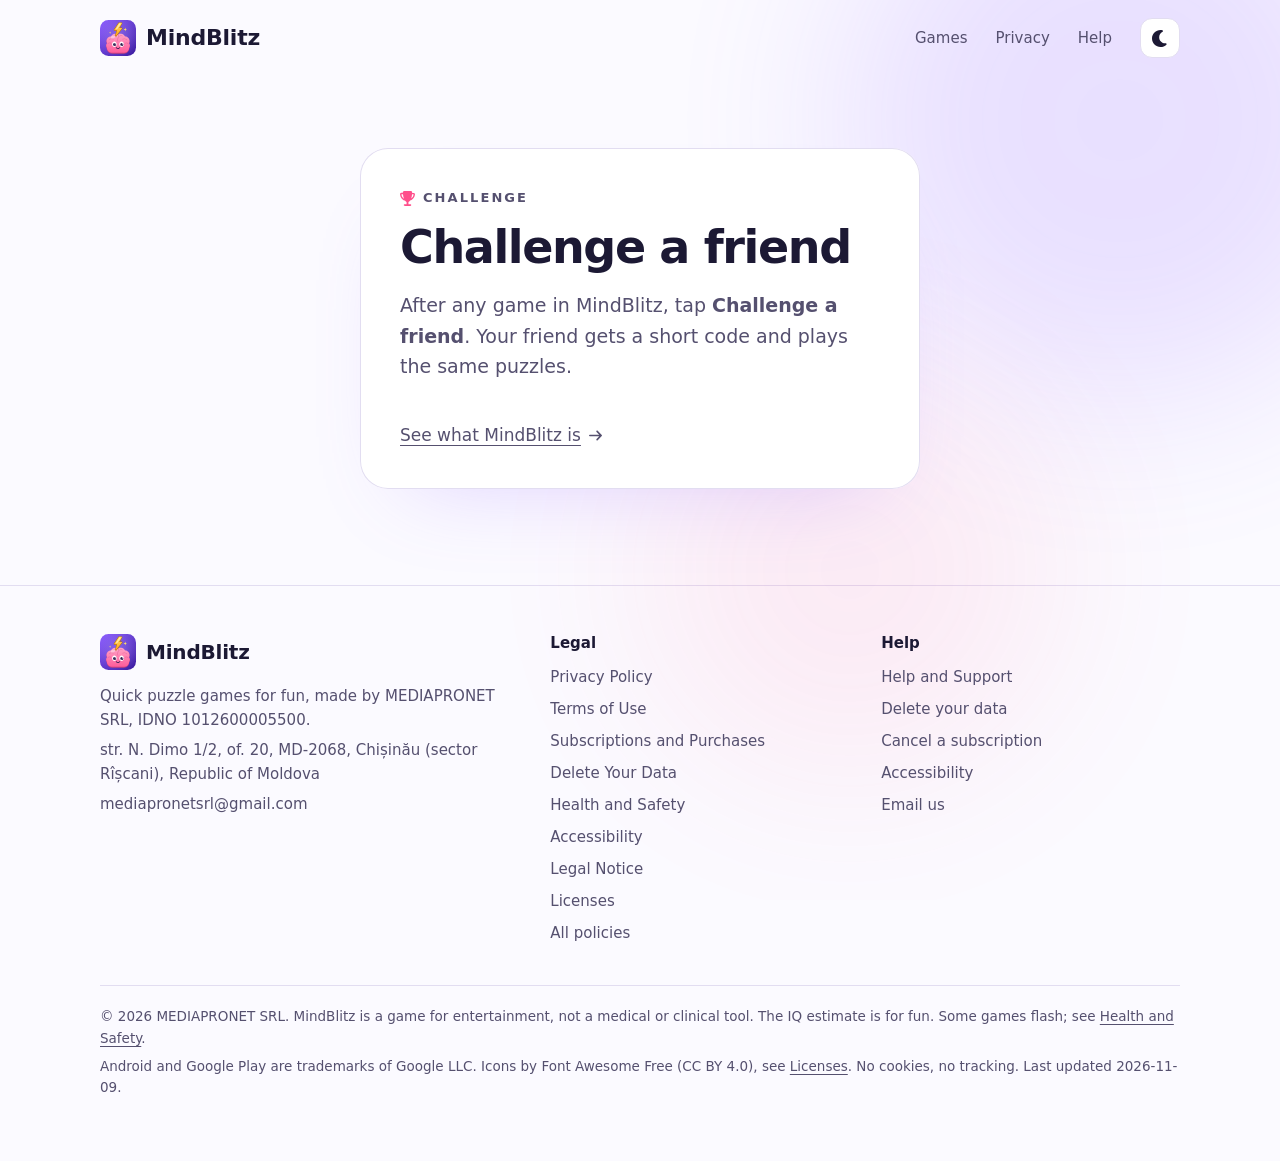
<file: c/index.html>
<!doctype html>
<html lang="en"><head><meta charset="utf-8"><meta name="viewport" content="width=device-width,initial-scale=1">
<meta http-equiv="Content-Security-Policy" content="default-src 'self'; script-src 'self'; style-src 'self'; img-src 'self'; font-src 'self'; connect-src 'none'; object-src 'none'; base-uri 'self'; form-action 'none'">
<meta name="referrer" content="strict-origin-when-cross-origin">
<title>A MindBlitz challenge</title><meta name="description" content="A friend challenged you to beat their score in MindBlitz. Same puzzles, same time.">
<link rel="canonical" href="https://sergiupogor.github.io/mindblitz-app/c/">
<meta name="color-scheme" content="dark light">
<meta name="theme-color" content="#0f0b1e" media="(prefers-color-scheme: dark)"><meta name="theme-color" content="#fbfaff" media="(prefers-color-scheme: light)">
<link rel="icon" href="../assets/favicon.svg" type="image/svg+xml"><link rel="icon" href="../assets/favicon.png" type="image/png" sizes="64x64"><link rel="apple-touch-icon" href="../assets/icon-192.png">
<meta property="og:type" content="website"><meta property="og:site_name" content="MindBlitz"><meta property="og:title" content="A MindBlitz challenge">
<meta property="og:description" content="A friend challenged you to beat their score in MindBlitz. Same puzzles, same time."><meta property="og:url" content="https://sergiupogor.github.io/mindblitz-app/c/"><meta property="og:image" content="https://sergiupogor.github.io/mindblitz-app/assets/og.png">
<meta property="og:image:width" content="1024"><meta property="og:image:height" content="500"><meta property="og:image:alt" content="MindBlitz: brain games, IQ Challenge and a Daily Blitz">
<meta name="twitter:card" content="summary_large_image">
<link rel="stylesheet" href="../styles.css"><script src="../theme.js"></script><meta name="robots" content="noindex"><script src="../c/challenge.js" defer></script>
</head>
<body class="challenge-page"><a class="skip" href="#main">Skip to content</a>
<div class="glow" aria-hidden="true"></div>
<div class="wrap"><header class="top"><a class="brand" href="../" aria-label="MindBlitz home"><span class="mark"><img src="../assets/favicon.svg" alt="" width="36" height="36"></span>MindBlitz</a>
<nav aria-label="Main"><a class="hide-sm" href="../#games">Games</a><a href="../privacy.html">Privacy</a><a href="../support.html">Help</a>
<button type="button" class="theme" id="theme" aria-label="Switch theme" title="Switch theme"><svg class="ic moon" aria-hidden="true" focusable="false" viewBox="0 0 512 512"><path fill="currentColor" d="M256 0C114.6 0 0 114.6 0 256S114.6 512 256 512c68.8 0 131.3-27.2 177.3-71.4 7.3-7 9.4-17.9 5.3-27.1s-13.7-14.9-23.8-14.1c-4.9 .4-9.8 .6-14.8 .6-101.6 0-184-82.4-184-184 0-72.1 41.5-134.6 102.1-164.8 9.1-4.5 14.3-14.3 13.1-24.4S322.6 8.5 312.7 6.3C294.4 2.2 275.4 0 256 0z"/></svg><svg class="ic sun" aria-hidden="true" focusable="false" viewBox="0 0 576 512"><path fill="currentColor" d="M288-32c8.4 0 16.3 4.4 20.6 11.7L364.1 72.3 468.9 46c8.2-2 16.9 .4 22.8 6.3S500 67 498 75.1l-26.3 104.7 92.7 55.5c7.2 4.3 11.7 12.2 11.7 20.6s-4.4 16.3-11.7 20.6L471.7 332.1 498 436.8c2 8.2-.4 16.9-6.3 22.8S477 468 468.9 466l-104.7-26.3-55.5 92.7c-4.3 7.2-12.2 11.7-20.6 11.7s-16.3-4.4-20.6-11.7L211.9 439.7 107.2 466c-8.2 2-16.8-.4-22.8-6.3S76 445 78 436.8l26.2-104.7-92.6-55.5C4.4 272.2 0 264.4 0 256s4.4-16.3 11.7-20.6L104.3 179.9 78 75.1c-2-8.2 .3-16.8 6.3-22.8S99 44 107.2 46l104.7 26.2 55.5-92.6 1.8-2.6c4.5-5.7 11.4-9.1 18.8-9.1zm0 144a144 144 0 1 0 0 288 144 144 0 1 0 0-288zm0 240a96 96 0 1 1 0-192 96 96 0 1 1 0 192z"/></svg></button></nav></header>
<main id="main" class="ch-main">
  <section class="ch-card" id="ch-card" aria-live="polite">
    <p class="kicker ch-kind">
      <span id="sk-memory" class="ch-ic memory" hidden><svg class="ic" aria-hidden="true" focusable="false" viewBox="0 0 512 512"><path fill="currentColor" d="M120 56c0-30.9 25.1-56 56-56l24 0c17.7 0 32 14.3 32 32l0 448c0 17.7-14.3 32-32 32l-32 0c-29.8 0-54.9-20.4-62-48-.7 0-1.3 0-2 0-44.2 0-80-35.8-80-80 0-18 6-34.6 16-48-19.4-14.6-32-37.8-32-64 0-30.9 17.6-57.8 43.2-71.1-7.1-12-11.2-26-11.2-40.9 0-44.2 35.8-80 80-80l0-24zm272 0l0 24c44.2 0 80 35.8 80 80 0 15-4.1 29-11.2 40.9 25.7 13.3 43.2 40.1 43.2 71.1 0 26.2-12.6 49.4-32 64 10 13.4 16 30 16 48 0 44.2-35.8 80-80 80-.7 0-1.3 0-2 0-7.1 27.6-32.2 48-62 48l-32 0c-17.7 0-32-14.3-32-32l0-448c0-17.7 14.3-32 32-32l24 0c30.9 0 56 25.1 56 56z"/></svg></span><span id="sk-speed" class="ch-ic speed" hidden><svg class="ic" aria-hidden="true" focusable="false" viewBox="0 0 448 512"><path fill="currentColor" d="M338.8-9.9c11.9 8.6 16.3 24.2 10.9 37.8L271.3 224 416 224c13.5 0 25.5 8.4 30.1 21.1s.7 26.9-9.6 35.5l-288 240c-11.3 9.4-27.4 9.9-39.3 1.3s-16.3-24.2-10.9-37.8L176.7 288 32 288c-13.5 0-25.5-8.4-30.1-21.1s-.7-26.9 9.6-35.5l288-240c11.3-9.4 27.4-9.9 39.3-1.3z"/></svg></span><span id="sk-math" class="ch-ic math" hidden><svg class="ic" aria-hidden="true" focusable="false" viewBox="0 0 384 512"><path fill="currentColor" d="M64 0C28.7 0 0 28.7 0 64L0 448c0 35.3 28.7 64 64 64l256 0c35.3 0 64-28.7 64-64l0-384c0-35.3-28.7-64-64-64L64 0zM96 64l192 0c17.7 0 32 14.3 32 32l0 32c0 17.7-14.3 32-32 32L96 160c-17.7 0-32-14.3-32-32l0-32c0-17.7 14.3-32 32-32zm16 168a24 24 0 1 1 -48 0 24 24 0 1 1 48 0zm80 24a24 24 0 1 1 0-48 24 24 0 1 1 0 48zm128-24a24 24 0 1 1 -48 0 24 24 0 1 1 48 0zM88 352a24 24 0 1 1 0-48 24 24 0 1 1 0 48zm128-24a24 24 0 1 1 -48 0 24 24 0 1 1 48 0zm80 24a24 24 0 1 1 0-48 24 24 0 1 1 0 48zM64 424c0-13.3 10.7-24 24-24l112 0c13.3 0 24 10.7 24 24s-10.7 24-24 24L88 448c-13.3 0-24-10.7-24-24zm232-24c13.3 0 24 10.7 24 24s-10.7 24-24 24-24-10.7-24-24 10.7-24 24-24z"/></svg></span><span id="sk-logic" class="ch-ic logic" hidden><svg class="ic" aria-hidden="true" focusable="false" viewBox="0 0 512 512"><path fill="currentColor" d="M224 0c35.3 0 64 21.5 64 48 0 10.4-4.4 20-12 27.9-6.6 6.9-12 15.3-12 24.9 0 15 12.2 27.2 27.2 27.2l44.8 0c26.5 0 48 21.5 48 48l0 44.8c0 15 12.2 27.2 27.2 27.2 9.5 0 18-5.4 24.9-12 7.9-7.5 17.5-12 27.9-12 26.5 0 48 28.7 48 64s-21.5 64-48 64c-10.4 0-20.1-4.4-27.9-12-6.9-6.6-15.3-12-24.9-12-15 0-27.2 12.2-27.2 27.2L384 464c0 26.5-21.5 48-48 48l-56.8 0c-12.8 0-23.2-10.4-23.2-23.2 0-9.2 5.8-17.3 13.2-22.8 11.6-8.7 18.8-20.7 18.8-34 0-26.5-28.7-48-64-48s-64 21.5-64 48c0 13.3 7.2 25.3 18.8 34 7.4 5.5 13.2 13.5 13.2 22.8 0 12.8-10.4 23.2-23.2 23.2L48 512c-26.5 0-48-21.5-48-48L0 343.2c0-12.8 10.4-23.2 23.2-23.2 9.2 0 17.3 5.8 22.8 13.2 8.7 11.6 20.7 18.8 34 18.8 26.5 0 48-28.7 48-64s-21.5-64-48-64c-13.3 0-25.3 7.2-34 18.8-5.5 7.4-13.5 13.2-22.8 13.2-12.8 0-23.2-10.4-23.2-23.2L0 176c0-26.5 21.5-48 48-48l108.8 0c15 0 27.2-12.2 27.2-27.2 0-9.5-5.4-18-12-24.9-7.5-7.9-12-17.5-12-27.9 0-26.5 28.7-48 64-48z"/></svg></span><span id="sk-focus" class="ch-ic focus" hidden><svg class="ic" aria-hidden="true" focusable="false" viewBox="0 0 512 512"><path fill="currentColor" d="M448 256a192 192 0 1 0 -384 0 192 192 0 1 0 384 0zM0 256a256 256 0 1 1 512 0 256 256 0 1 1 -512 0zm256 80a80 80 0 1 0 0-160 80 80 0 1 0 0 160zm0-224a144 144 0 1 1 0 288 144 144 0 1 1 0-288zM224 256a32 32 0 1 1 64 0 32 32 0 1 1 -64 0z"/></svg></span><span id="sk-blitz" class="ch-ic blitz" hidden><svg class="ic" aria-hidden="true" focusable="false" viewBox="0 0 448 512"><path fill="currentColor" d="M128 0c17.7 0 32 14.3 32 32l0 32 128 0 0-32c0-17.7 14.3-32 32-32s32 14.3 32 32l0 32 32 0c35.3 0 64 28.7 64 64l0 288c0 35.3-28.7 64-64 64L64 480c-35.3 0-64-28.7-64-64L0 128C0 92.7 28.7 64 64 64l32 0 0-32c0-17.7 14.3-32 32-32zm0 256c-17.7 0-32 14.3-32 32l0 64c0 17.7 14.3 32 32 32l64 0c17.7 0 32-14.3 32-32l0-64c0-17.7-14.3-32-32-32l-64 0z"/></svg></span><span id="sk-invite" class="ch-ic blitz" hidden><svg class="ic" aria-hidden="true" focusable="false" viewBox="0 0 512 512"><path fill="currentColor" d="M321.5 68.8C329.1 55.9 342.9 48 357.8 48l2.2 0c22.1 0 40 17.9 40 40s-17.9 40-40 40l-73.3 0 34.8-59.2zm-131 0l34.8 59.2-73.3 0c-22.1 0-40-17.9-40-40s17.9-40 40-40l2.2 0c14.9 0 28.8 7.9 36.3 20.8zm89.6-24.3l-24.1 41-24.1-41C215.7 16.9 186.1 0 154.2 0L152 0c-48.6 0-88 39.4-88 88 0 14.4 3.5 28 9.6 40L32 128c-17.7 0-32 14.3-32 32l0 32c0 17.7 14.3 32 32 32l448 0c17.7 0 32-14.3 32-32l0-32c0-17.7-14.3-32-32-32l-41.6 0c6.1-12 9.6-25.6 9.6-40 0-48.6-39.4-88-88-88l-2.2 0c-31.9 0-61.5 16.9-77.7 44.4zM480 272l-200 0 0 208 136 0c35.3 0 64-28.7 64-64l0-144zm-248 0l-200 0 0 144c0 35.3 28.7 64 64 64l136 0 0-208z"/></svg></span>
      <span id="ch-skill">Challenge</span>
    </p>
    <h1 id="ch-title">A friend challenges you</h1>
    <div class="ch-hero" id="ch-hero"><b id="ch-score">0</b><span id="ch-what"></span></div>
    <p class="intro ch-line" id="ch-line">Same puzzles, same time. Can you beat them?</p>
    <div class="ch-code-row"><code id="ch-code" class="ch-code">MB-</code><button type="button" class="ch-copy" id="ch-copy">Copy code</button></div>
    <div class="ch-actions">
      <a class="go ch-open" id="ch-open" href="#"><svg class="ic" aria-hidden="true" focusable="false" viewBox="0 0 448 512"><path fill="currentColor" d="M91.2 36.9c-12.4-6.8-27.4-6.5-39.6 .7S32 57.9 32 72l0 368c0 14.1 7.5 27.2 19.6 34.4s27.2 7.5 39.6 .7l336-184c12.8-7 20.8-20.5 20.8-35.1s-8-28.1-20.8-35.1l-336-184z"/></svg>Open in MindBlitz</a>
      <span class="play soon"><svg class="ic" aria-hidden="true" focusable="false" viewBox="0 0 512 512"><path fill="currentColor" d="M256 0a256 256 0 1 1 0 512 256 256 0 1 1 0-512zM232 120l0 136c0 8 4 15.5 10.7 20l96 64c11 7.4 25.9 4.4 33.3-6.7s4.4-25.9-6.7-33.3L280 243.2 280 120c0-13.3-10.7-24-24-24s-24 10.7-24 24z"/></svg><span><small>Coming soon to</small><b>Google Play</b></span></span>
    </div>
    <p class="ch-phone" id="ch-phone" hidden><svg class="ic" aria-hidden="true" focusable="false" viewBox="0 0 384 512"><path fill="currentColor" d="M16 64C16 28.7 44.7 0 80 0L304 0c35.3 0 64 28.7 64 64l0 384c0 35.3-28.7 64-64 64L80 512c-35.3 0-64-28.7-64-64L16 64zM128 440c0 13.3 10.7 24 24 24l80 0c13.3 0 24-10.7 24-24s-10.7-24-24-24l-80 0c-13.3 0-24 10.7-24 24zM304 64l-224 0 0 304 224 0 0-304z"/></svg>Open this page on your Android phone, or type the code in the app.</p>
    <ol class="ch-steps">
      <li>Install MindBlitz on your Android phone.</li>
      <li>Open the <b>Challenges</b> tab and find <b>Got a challenge code?</b></li>
      <li>Type or paste the code above and play.</li>
    </ol>
    <p class="ch-fine">The code holds the game, the puzzles and the score, so the app works offline. Nothing is sent to us.</p>
  </section>
  <section class="ch-card" id="ch-bad" hidden>
    <p class="kicker"><svg class="ic" aria-hidden="true" focusable="false" viewBox="0 0 512 512"><path fill="currentColor" d="M256 512a256 256 0 1 0 0-512 256 256 0 1 0 0 512zM167 167c9.4-9.4 24.6-9.4 33.9 0l55 55 55-55c9.4-9.4 24.6-9.4 33.9 0s9.4 24.6 0 33.9l-55 55 55 55c9.4 9.4 9.4 24.6 0 33.9s-24.6 9.4-33.9 0l-55-55-55 55c-9.4 9.4-24.6 9.4-33.9 0s-9.4-24.6 0-33.9l55-55-55-55c-9.4-9.4-9.4-24.6 0-33.9z"/></svg>Challenge</p>
    <h1>This code doesn't look right</h1>
    <p class="intro">A letter may be missing or mistyped. Ask your friend to send it again, or type it in the app under Challenges.</p>
    <a class="textlink" href="../">See what MindBlitz is <svg class="ic" aria-hidden="true" focusable="false" viewBox="0 0 512 512"><path fill="currentColor" d="M502.6 278.6c12.5-12.5 12.5-32.8 0-45.3l-160-160c-12.5-12.5-32.8-12.5-45.3 0s-12.5 32.8 0 45.3L402.7 224 32 224c-17.7 0-32 14.3-32 32s14.3 32 32 32l370.7 0-105.4 105.4c-12.5 12.5-12.5 32.8 0 45.3s32.8 12.5 45.3 0l160-160z"/></svg></a>
  </section>
  <section class="ch-card" id="ch-empty" hidden>
    <p class="kicker"><svg class="ic" aria-hidden="true" focusable="false" viewBox="0 0 512 512"><path fill="currentColor" d="M144.3 0l224 0c26.5 0 48.1 21.8 47.1 48.2-.2 5.3-.4 10.6-.7 15.8l49.6 0c26.1 0 49.1 21.6 47.1 49.8-7.5 103.7-60.5 160.7-118 190.5-15.8 8.2-31.9 14.3-47.2 18.8-20.2 28.6-41.2 43.7-57.9 51.8l0 73.1 64 0c17.7 0 32 14.3 32 32s-14.3 32-32 32l-192 0c-17.7 0-32-14.3-32-32s14.3-32 32-32l64 0 0-73.1c-16-7.7-35.9-22-55.3-48.3-18.4-4.8-38.4-12.1-57.9-23.1-54.1-30.3-102.9-87.4-109.9-189.9-1.9-28.1 21-49.7 47.1-49.7l49.6 0c-.3-5.2-.5-10.4-.7-15.8-1-26.5 20.6-48.2 47.1-48.2zM101.5 112l-52.4 0c6.2 84.7 45.1 127.1 85.2 149.6-14.4-37.3-26.3-86-32.8-149.6zM380 256.8c40.5-23.8 77.1-66.1 83.3-144.8L411 112c-6.2 60.9-17.4 108.2-31 144.8z"/></svg>Challenge</p>
    <h1>Challenge a friend</h1>
    <p class="intro">After any game in MindBlitz, tap <b>Challenge a friend</b>. Your friend gets a short code and plays the same puzzles.</p>
    <a class="textlink" href="../">See what MindBlitz is <svg class="ic" aria-hidden="true" focusable="false" viewBox="0 0 512 512"><path fill="currentColor" d="M502.6 278.6c12.5-12.5 12.5-32.8 0-45.3l-160-160c-12.5-12.5-32.8-12.5-45.3 0s-12.5 32.8 0 45.3L402.7 224 32 224c-17.7 0-32 14.3-32 32s14.3 32 32 32l370.7 0-105.4 105.4c-12.5 12.5-12.5 32.8 0 45.3s32.8 12.5 45.3 0l160-160z"/></svg></a>
  </section>
</main></div>
<footer class="site"><div class="wrap"><div class="cols">
<div class="about"><a class="brand" href="../"><span class="mark"><img src="../assets/favicon.svg" alt="" width="36" height="36"></span>MindBlitz</a>
<p>Quick puzzle games for fun, made by MEDIAPRONET SRL, IDNO 1012600005500.</p>
<p>str. N. Dimo 1/2, of. 20, MD-2068, Chișinău (sector Rîșcani), Republic of Moldova</p>
<p><a href="mailto:mediapronetsrl@gmail.com">mediapronetsrl@gmail.com</a></p></div>
<nav aria-label="Legal"><h2>Legal</h2><ul><li><a href="../privacy.html">Privacy Policy</a></li><li><a href="../terms.html">Terms of Use</a></li><li><a href="../subscriptions.html">Subscriptions and Purchases</a></li><li><a href="../data-deletion.html">Delete Your Data</a></li><li><a href="../safety.html">Health and Safety</a></li><li><a href="../accessibility.html">Accessibility</a></li><li><a href="../imprint.html">Legal Notice</a></li><li><a href="../licenses.html">Licenses</a></li><li><a href="../legal.html">All policies</a></li></ul></nav>
<nav aria-label="Help"><h2>Help</h2><ul><li><a href="../support.html">Help and Support</a></li><li><a href="../data-deletion.html">Delete your data</a></li><li><a href="../subscriptions.html#how-to-cancel">Cancel a subscription</a></li><li><a href="../accessibility.html">Accessibility</a></li><li><a href="mailto:mediapronetsrl@gmail.com">Email us</a></li></ul></nav>
</div>
<div class="fine"><p>© 2026 MEDIAPRONET SRL. MindBlitz is a game for entertainment, not a medical or clinical tool. The IQ estimate is for fun. Some games flash; see <a href="../safety.html">Health and Safety</a>.</p>
<p>Android and Google Play are trademarks of Google LLC. Icons by Font Awesome Free (CC BY 4.0), see <a href="../licenses.html">Licenses</a>. No cookies, no tracking. Last updated 2026-11-09.</p></div>
</div></footer>
</body></html>
</file>
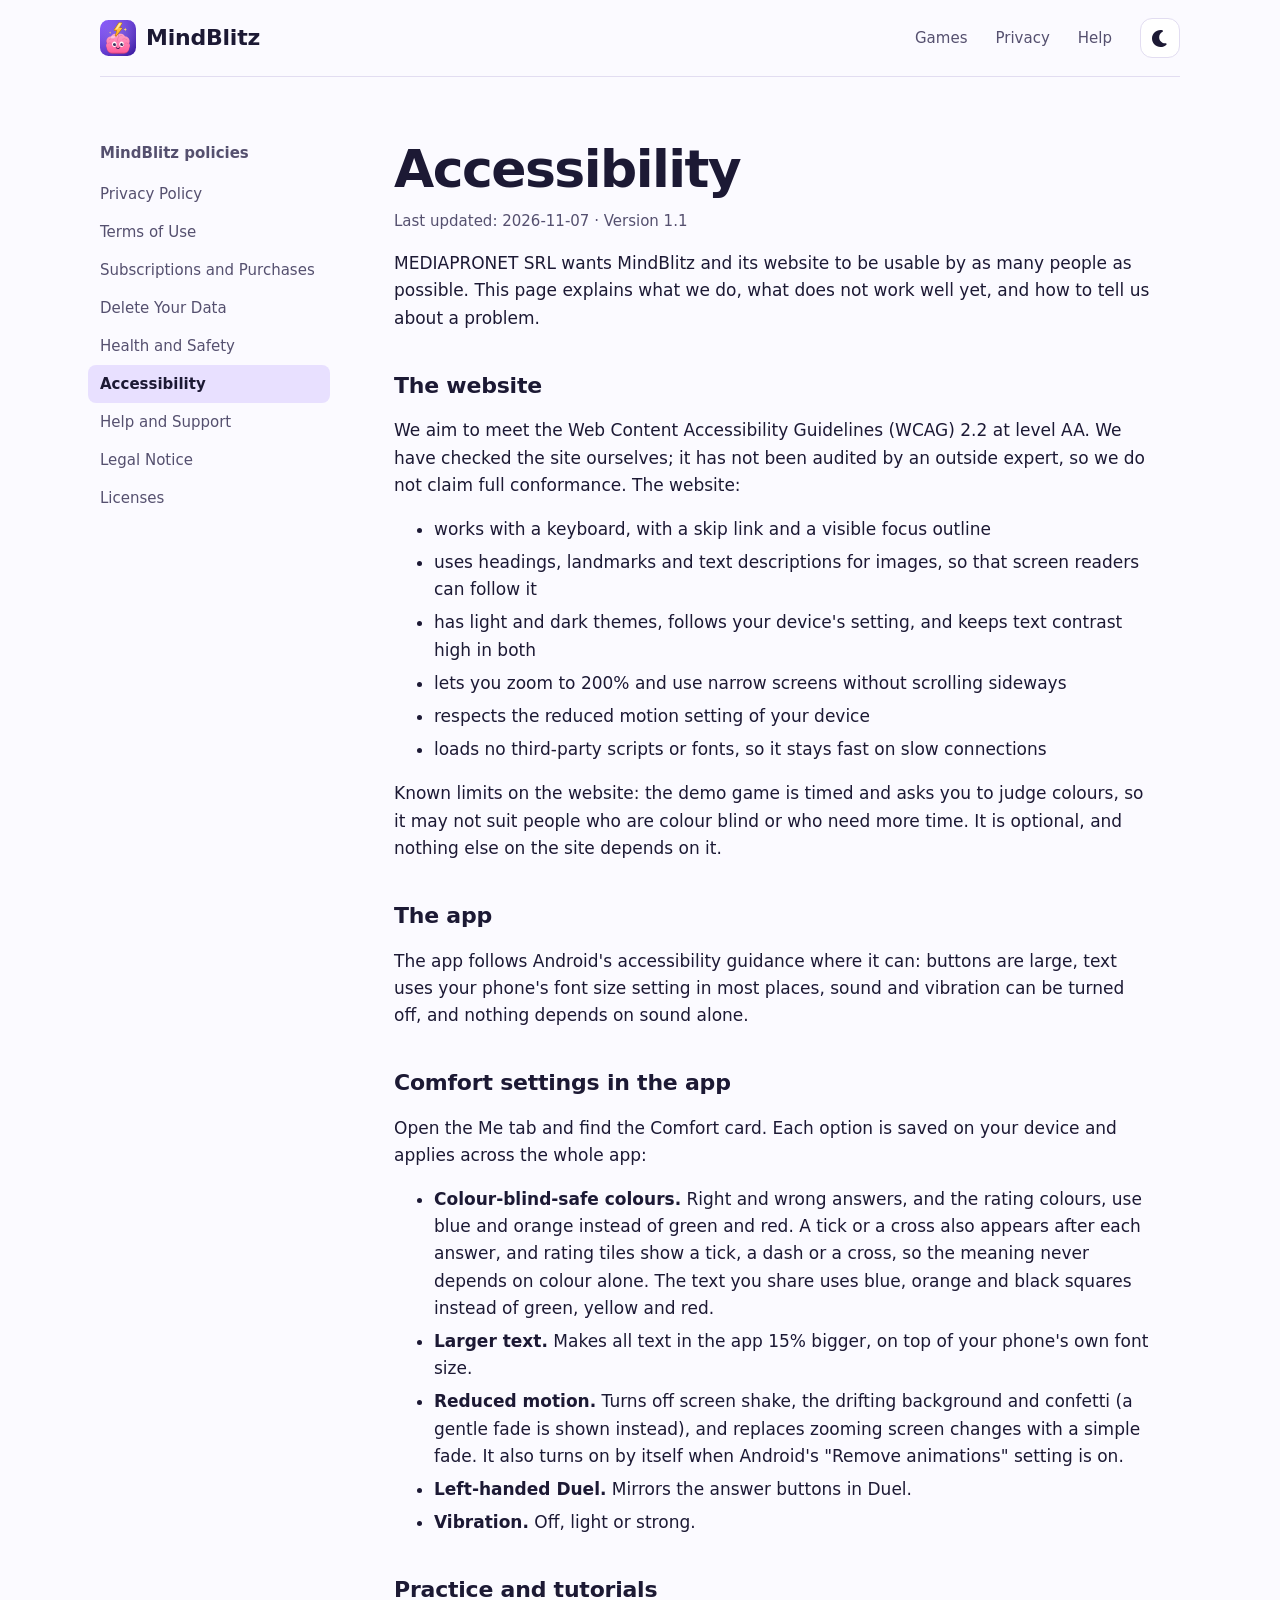
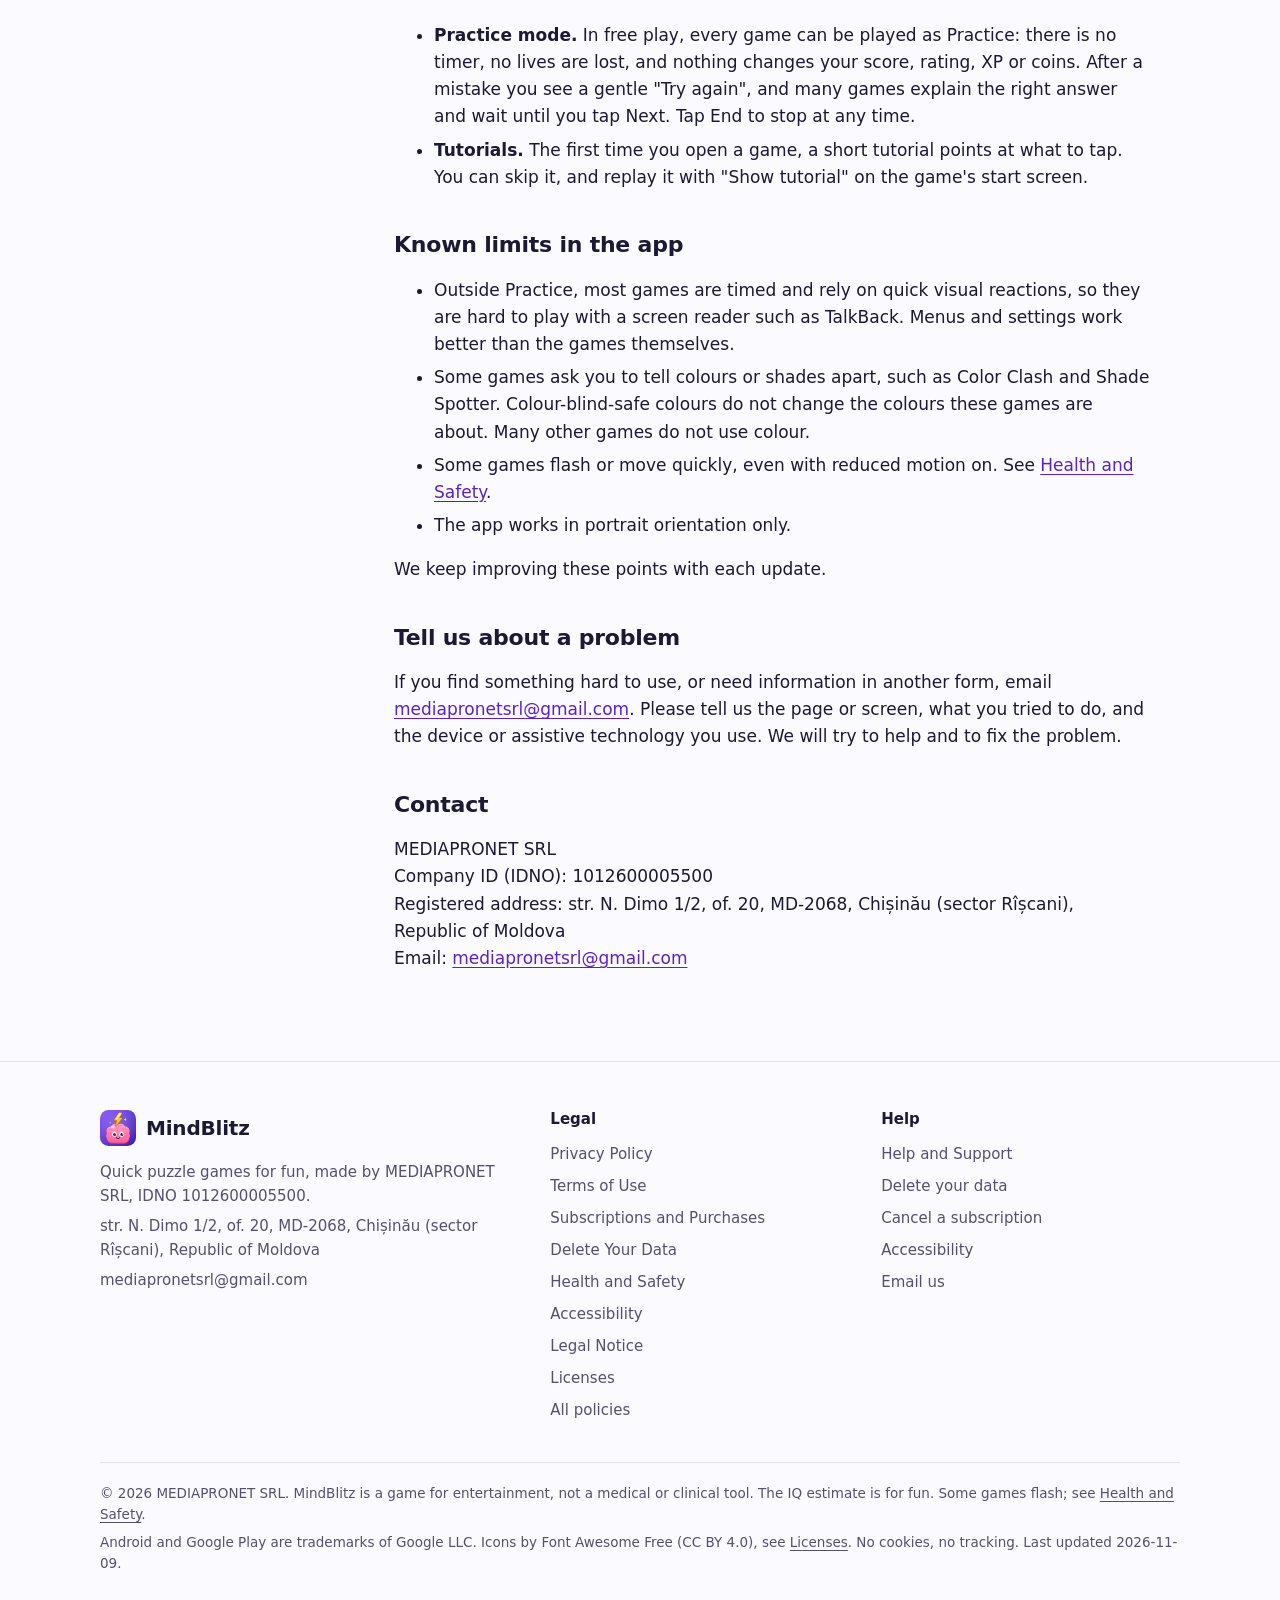
<file: accessibility.html>
<!doctype html>
<html lang="en"><head><meta charset="utf-8"><meta name="viewport" content="width=device-width,initial-scale=1">
<meta http-equiv="Content-Security-Policy" content="default-src 'self'; script-src 'self'; style-src 'self'; img-src 'self'; font-src 'self'; connect-src 'none'; object-src 'none'; base-uri 'self'; form-action 'none'">
<meta name="referrer" content="strict-origin-when-cross-origin">
<title>Accessibility | MindBlitz</title><meta name="description" content="What works in MindBlitz and on this website, and the known limits.">
<link rel="canonical" href="https://sergiupogor.github.io/mindblitz-app/accessibility.html">
<meta name="color-scheme" content="dark light">
<meta name="theme-color" content="#0f0b1e" media="(prefers-color-scheme: dark)"><meta name="theme-color" content="#fbfaff" media="(prefers-color-scheme: light)">
<link rel="icon" href="assets/favicon.svg" type="image/svg+xml"><link rel="icon" href="assets/favicon.png" type="image/png" sizes="64x64"><link rel="apple-touch-icon" href="assets/icon-192.png">
<meta property="og:type" content="website"><meta property="og:site_name" content="MindBlitz"><meta property="og:title" content="Accessibility | MindBlitz">
<meta property="og:description" content="What works in MindBlitz and on this website, and the known limits."><meta property="og:url" content="https://sergiupogor.github.io/mindblitz-app/accessibility.html"><meta property="og:image" content="https://sergiupogor.github.io/mindblitz-app/assets/og.png">
<meta property="og:image:width" content="1024"><meta property="og:image:height" content="500"><meta property="og:image:alt" content="MindBlitz: brain games, IQ Challenge and a Daily Blitz">
<meta name="twitter:card" content="summary_large_image">
<link rel="stylesheet" href="styles.css"><script src="theme.js"></script>
</head>
<body class="doc"><a class="skip" href="#main">Skip to content</a><div class="wrap"><header class="top"><a class="brand" href="./" aria-label="MindBlitz home"><span class="mark"><img src="assets/favicon.svg" alt="" width="36" height="36"></span>MindBlitz</a>
<nav aria-label="Main"><a class="hide-sm" href="./#games">Games</a><a href="privacy.html">Privacy</a><a href="support.html">Help</a>
<button type="button" class="theme" id="theme" aria-label="Switch theme" title="Switch theme"><svg class="ic moon" aria-hidden="true" focusable="false" viewBox="0 0 512 512"><path fill="currentColor" d="M256 0C114.6 0 0 114.6 0 256S114.6 512 256 512c68.8 0 131.3-27.2 177.3-71.4 7.3-7 9.4-17.9 5.3-27.1s-13.7-14.9-23.8-14.1c-4.9 .4-9.8 .6-14.8 .6-101.6 0-184-82.4-184-184 0-72.1 41.5-134.6 102.1-164.8 9.1-4.5 14.3-14.3 13.1-24.4S322.6 8.5 312.7 6.3C294.4 2.2 275.4 0 256 0z"/></svg><svg class="ic sun" aria-hidden="true" focusable="false" viewBox="0 0 576 512"><path fill="currentColor" d="M288-32c8.4 0 16.3 4.4 20.6 11.7L364.1 72.3 468.9 46c8.2-2 16.9 .4 22.8 6.3S500 67 498 75.1l-26.3 104.7 92.7 55.5c7.2 4.3 11.7 12.2 11.7 20.6s-4.4 16.3-11.7 20.6L471.7 332.1 498 436.8c2 8.2-.4 16.9-6.3 22.8S477 468 468.9 466l-104.7-26.3-55.5 92.7c-4.3 7.2-12.2 11.7-20.6 11.7s-16.3-4.4-20.6-11.7L211.9 439.7 107.2 466c-8.2 2-16.8-.4-22.8-6.3S76 445 78 436.8l26.2-104.7-92.6-55.5C4.4 272.2 0 264.4 0 256s4.4-16.3 11.7-20.6L104.3 179.9 78 75.1c-2-8.2 .3-16.8 6.3-22.8S99 44 107.2 46l104.7 26.2 55.5-92.6 1.8-2.6c4.5-5.7 11.4-9.1 18.8-9.1zm0 144a144 144 0 1 0 0 288 144 144 0 1 0 0-288zm0 240a96 96 0 1 1 0-192 96 96 0 1 1 0 192z"/></svg></button></nav></header>
<div class="doc-grid"><aside class="doc-side"><p id="side-h">MindBlitz policies</p><nav aria-labelledby="side-h"><ul><li><a href="privacy.html">Privacy Policy</a></li><li><a href="terms.html">Terms of Use</a></li><li><a href="subscriptions.html">Subscriptions and Purchases</a></li><li><a href="data-deletion.html">Delete Your Data</a></li><li><a href="safety.html">Health and Safety</a></li><li><a href="accessibility.html" aria-current="page">Accessibility</a></li><li><a href="support.html">Help and Support</a></li><li><a href="imprint.html">Legal Notice</a></li><li><a href="licenses.html">Licenses</a></li></ul></nav></aside>
<main id="main"><article class="legal">
<h1>Accessibility</h1>
<p class="eff">Last updated: 2026-11-07 · Version 1.1</p>
<p>MEDIAPRONET SRL wants MindBlitz and its website to be usable by as many people as possible. This page explains what we do, what does not work well yet, and how to tell us about a problem.</p>
<h2 id="the-website">The website</h2>
<p>We aim to meet the Web Content Accessibility Guidelines (WCAG) 2.2 at level AA. We have checked the site ourselves; it has not been audited by an outside expert, so we do not claim full conformance. The website:</p>
<ul><li>works with a keyboard, with a skip link and a visible focus outline</li><li>uses headings, landmarks and text descriptions for images, so that screen readers can follow it</li><li>has light and dark themes, follows your device's setting, and keeps text contrast high in both</li><li>lets you zoom to 200% and use narrow screens without scrolling sideways</li><li>respects the reduced motion setting of your device</li><li>loads no third-party scripts or fonts, so it stays fast on slow connections</li></ul>
<p>Known limits on the website: the demo game is timed and asks you to judge colours, so it may not suit people who are colour blind or who need more time. It is optional, and nothing else on the site depends on it.</p>
<h2 id="the-app">The app</h2>
<p>The app follows Android's accessibility guidance where it can: buttons are large, text uses your phone's font size setting in most places, sound and vibration can be turned off, and nothing depends on sound alone.</p>
<h2 id="comfort-settings-in-the-app">Comfort settings in the app</h2>
<p>Open the Me tab and find the Comfort card. Each option is saved on your device and applies across the whole app:</p>
<ul><li><strong>Colour-blind-safe colours.</strong> Right and wrong answers, and the rating colours, use blue and orange instead of green and red. A tick or a cross also appears after each answer, and rating tiles show a tick, a dash or a cross, so the meaning never depends on colour alone. The text you share uses blue, orange and black squares instead of green, yellow and red.</li><li><strong>Larger text.</strong> Makes all text in the app 15% bigger, on top of your phone's own font size.</li><li><strong>Reduced motion.</strong> Turns off screen shake, the drifting background and confetti (a gentle fade is shown instead), and replaces zooming screen changes with a simple fade. It also turns on by itself when Android's "Remove animations" setting is on.</li><li><strong>Left-handed Duel.</strong> Mirrors the answer buttons in Duel.</li><li><strong>Vibration.</strong> Off, light or strong.</li></ul>
<h2 id="practice-and-tutorials">Practice and tutorials</h2>
<ul><li><strong>Practice mode.</strong> In free play, every game can be played as Practice: there is no timer, no lives are lost, and nothing changes your score, rating, XP or coins. After a mistake you see a gentle "Try again", and many games explain the right answer and wait until you tap Next. Tap End to stop at any time.</li><li><strong>Tutorials.</strong> The first time you open a game, a short tutorial points at what to tap. You can skip it, and replay it with "Show tutorial" on the game's start screen.</li></ul>
<h2 id="known-limits-in-the-app">Known limits in the app</h2>
<ul><li>Outside Practice, most games are timed and rely on quick visual reactions, so they are hard to play with a screen reader such as TalkBack. Menus and settings work better than the games themselves.</li><li>Some games ask you to tell colours or shades apart, such as Color Clash and Shade Spotter. Colour-blind-safe colours do not change the colours these games are about. Many other games do not use colour.</li><li>Some games flash or move quickly, even with reduced motion on. See <a href="safety.html">Health and Safety</a>.</li><li>The app works in portrait orientation only.</li></ul>
<p>We keep improving these points with each update.</p>
<h2 id="tell-us-about-a-problem">Tell us about a problem</h2>
<p>If you find something hard to use, or need information in another form, email <a href="mailto:mediapronetsrl@gmail.com">mediapronetsrl@gmail.com</a>. Please tell us the page or screen, what you tried to do, and the device or assistive technology you use. We will try to help and to fix the problem.</p>
<h2 id="contact">Contact</h2>
<p>MEDIAPRONET SRL<br>Company ID (IDNO): 1012600005500<br>Registered address: str. N. Dimo 1/2, of. 20, MD-2068, Chișinău (sector Rîșcani), Republic of Moldova<br>Email: <a href="mailto:mediapronetsrl@gmail.com">mediapronetsrl@gmail.com</a></p>
</article></main></div></div>
<footer class="site"><div class="wrap"><div class="cols">
<div class="about"><a class="brand" href="./"><span class="mark"><img src="assets/favicon.svg" alt="" width="36" height="36"></span>MindBlitz</a>
<p>Quick puzzle games for fun, made by MEDIAPRONET SRL, IDNO 1012600005500.</p>
<p>str. N. Dimo 1/2, of. 20, MD-2068, Chișinău (sector Rîșcani), Republic of Moldova</p>
<p><a href="mailto:mediapronetsrl@gmail.com">mediapronetsrl@gmail.com</a></p></div>
<nav aria-label="Legal"><h2>Legal</h2><ul><li><a href="privacy.html">Privacy Policy</a></li><li><a href="terms.html">Terms of Use</a></li><li><a href="subscriptions.html">Subscriptions and Purchases</a></li><li><a href="data-deletion.html">Delete Your Data</a></li><li><a href="safety.html">Health and Safety</a></li><li><a href="accessibility.html">Accessibility</a></li><li><a href="imprint.html">Legal Notice</a></li><li><a href="licenses.html">Licenses</a></li><li><a href="legal.html">All policies</a></li></ul></nav>
<nav aria-label="Help"><h2>Help</h2><ul><li><a href="support.html">Help and Support</a></li><li><a href="data-deletion.html">Delete your data</a></li><li><a href="subscriptions.html#how-to-cancel">Cancel a subscription</a></li><li><a href="accessibility.html">Accessibility</a></li><li><a href="mailto:mediapronetsrl@gmail.com">Email us</a></li></ul></nav>
</div>
<div class="fine"><p>© 2026 MEDIAPRONET SRL. MindBlitz is a game for entertainment, not a medical or clinical tool. The IQ estimate is for fun. Some games flash; see <a href="safety.html">Health and Safety</a>.</p>
<p>Android and Google Play are trademarks of Google LLC. Icons by Font Awesome Free (CC BY 4.0), see <a href="licenses.html">Licenses</a>. No cookies, no tracking. Last updated 2026-11-09.</p></div>
</div></footer>
</body></html>
</file>
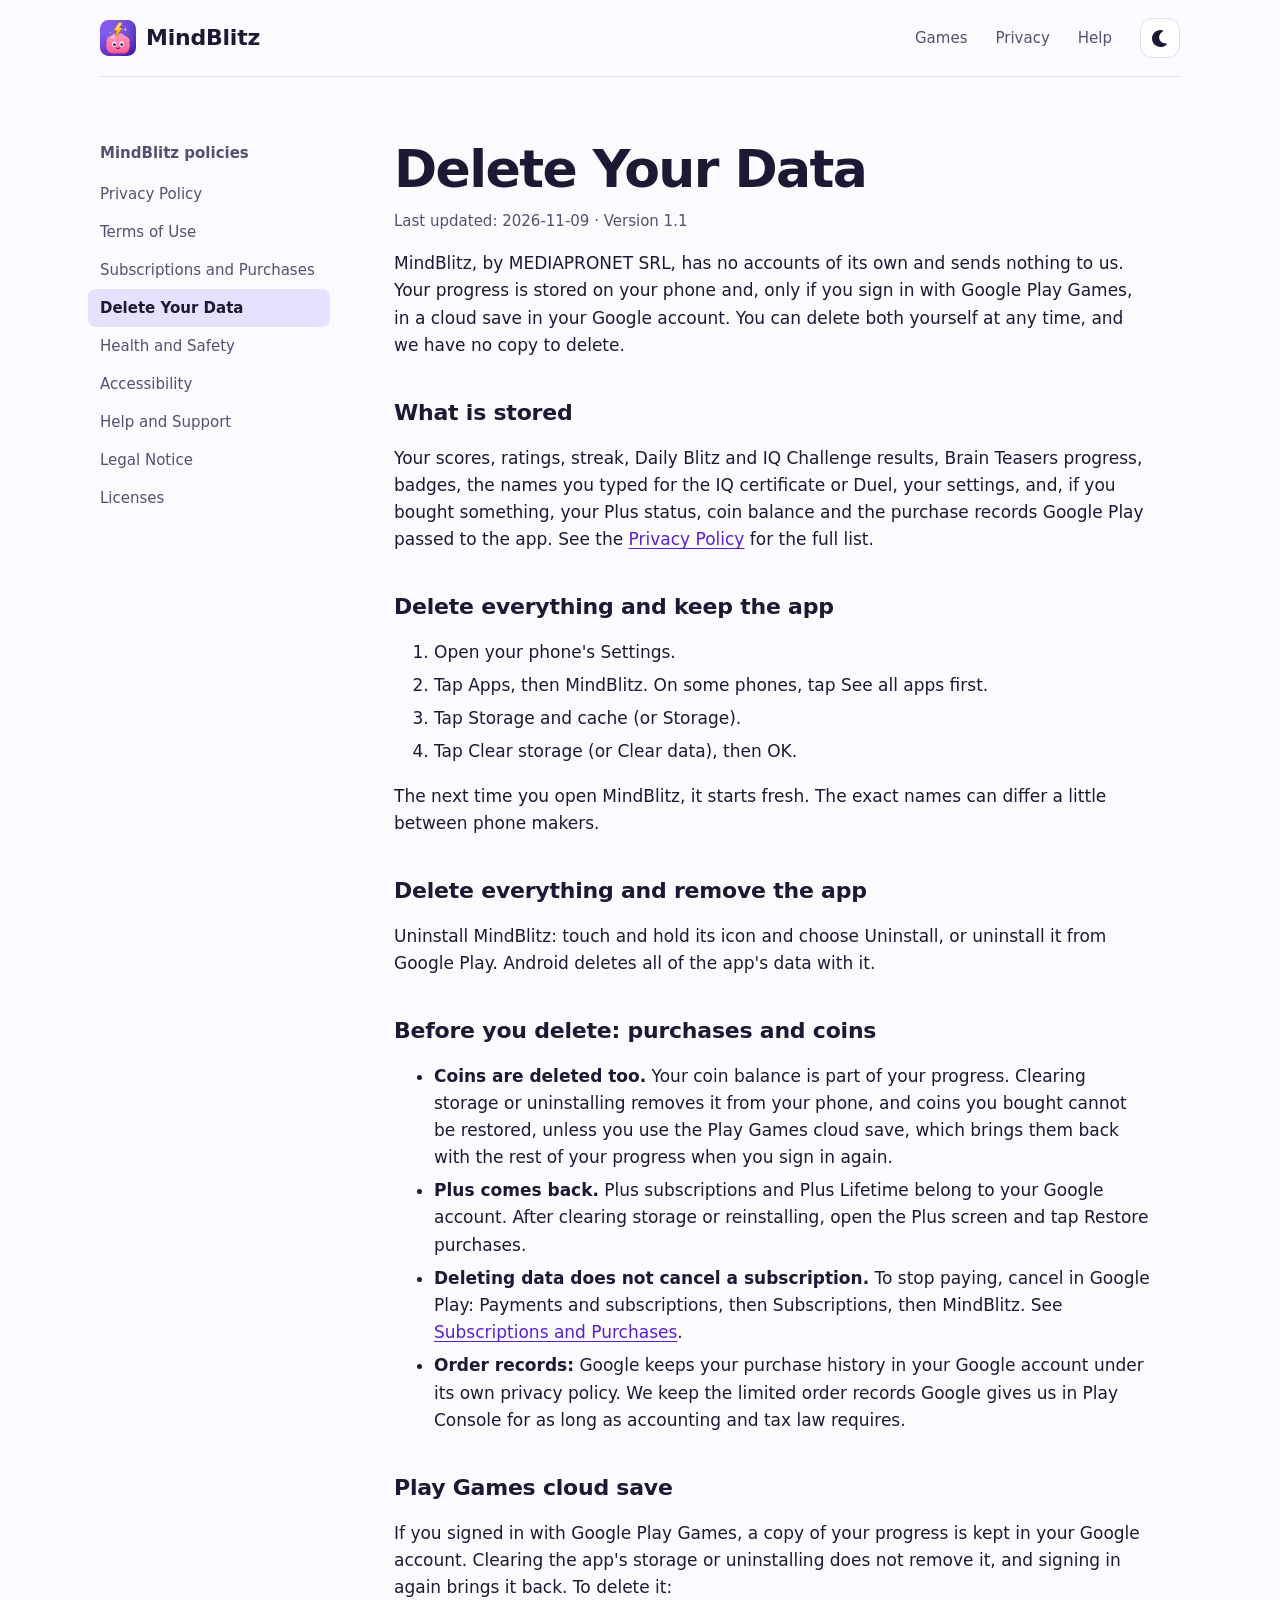
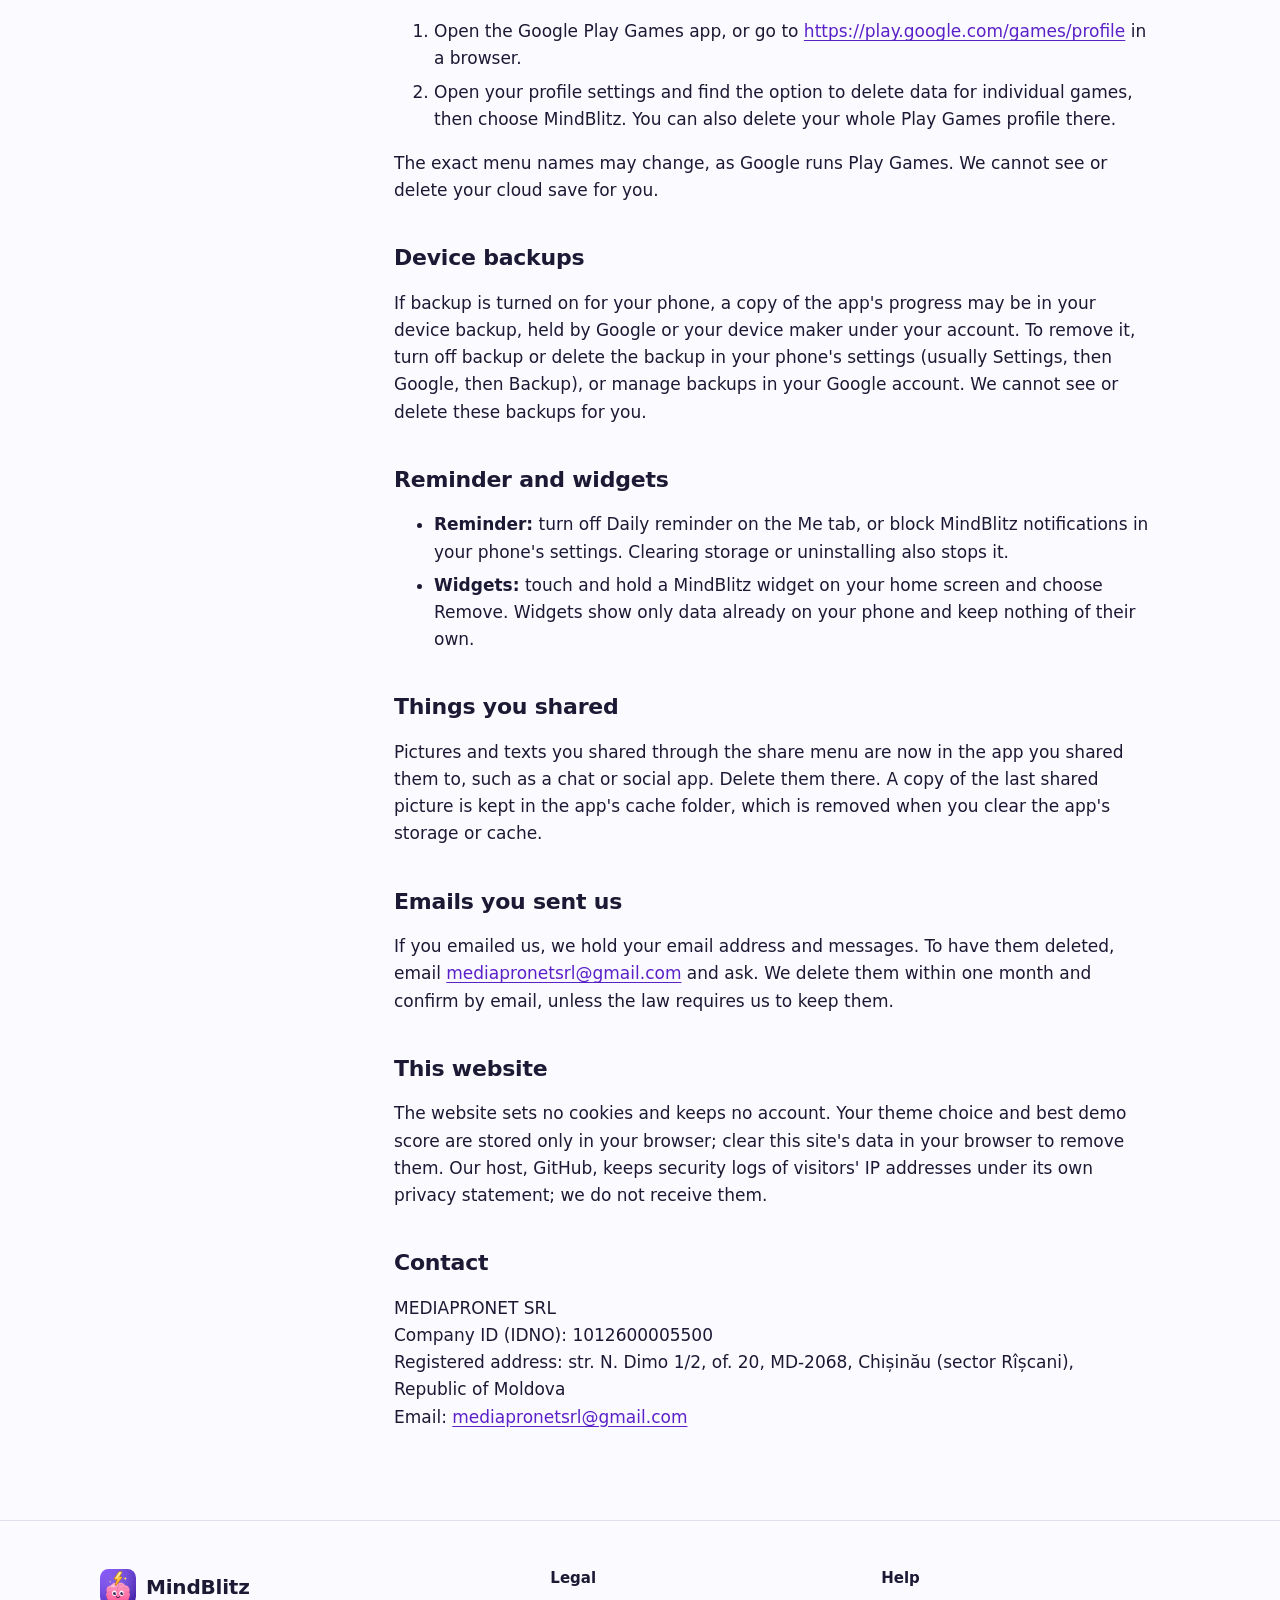
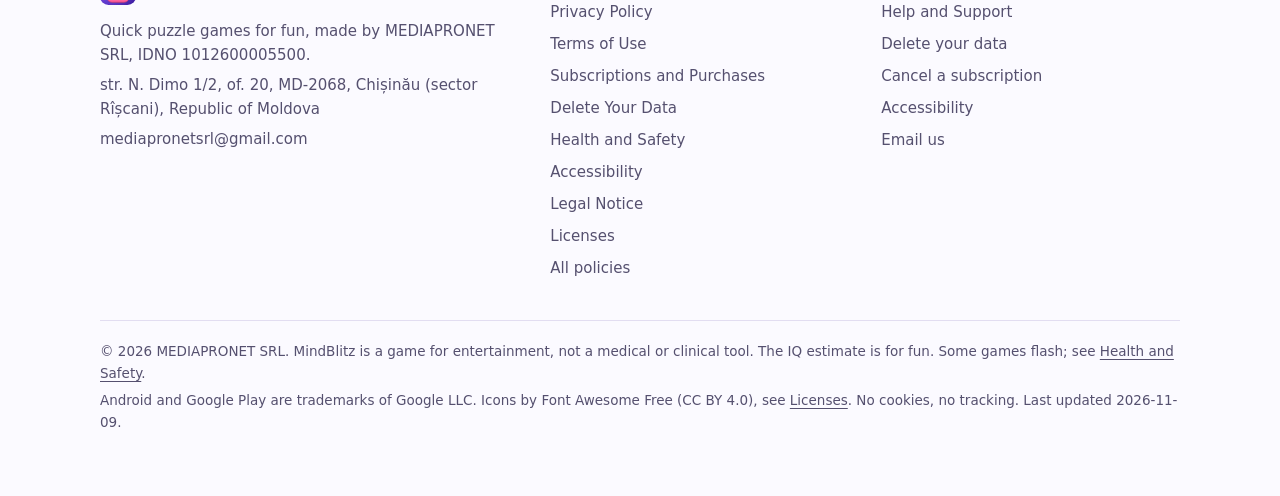
<file: data-deletion.html>
<!doctype html>
<html lang="en"><head><meta charset="utf-8"><meta name="viewport" content="width=device-width,initial-scale=1">
<meta http-equiv="Content-Security-Policy" content="default-src 'self'; script-src 'self'; style-src 'self'; img-src 'self'; font-src 'self'; connect-src 'none'; object-src 'none'; base-uri 'self'; form-action 'none'">
<meta name="referrer" content="strict-origin-when-cross-origin">
<title>Delete Your Data | MindBlitz</title><meta name="description" content="How to delete your MindBlitz progress, reminder and widgets.">
<link rel="canonical" href="https://sergiupogor.github.io/mindblitz-app/data-deletion.html">
<meta name="color-scheme" content="dark light">
<meta name="theme-color" content="#0f0b1e" media="(prefers-color-scheme: dark)"><meta name="theme-color" content="#fbfaff" media="(prefers-color-scheme: light)">
<link rel="icon" href="assets/favicon.svg" type="image/svg+xml"><link rel="icon" href="assets/favicon.png" type="image/png" sizes="64x64"><link rel="apple-touch-icon" href="assets/icon-192.png">
<meta property="og:type" content="website"><meta property="og:site_name" content="MindBlitz"><meta property="og:title" content="Delete Your Data | MindBlitz">
<meta property="og:description" content="How to delete your MindBlitz progress, reminder and widgets."><meta property="og:url" content="https://sergiupogor.github.io/mindblitz-app/data-deletion.html"><meta property="og:image" content="https://sergiupogor.github.io/mindblitz-app/assets/og.png">
<meta property="og:image:width" content="1024"><meta property="og:image:height" content="500"><meta property="og:image:alt" content="MindBlitz: brain games, IQ Challenge and a Daily Blitz">
<meta name="twitter:card" content="summary_large_image">
<link rel="stylesheet" href="styles.css"><script src="theme.js"></script>
</head>
<body class="doc"><a class="skip" href="#main">Skip to content</a><div class="wrap"><header class="top"><a class="brand" href="./" aria-label="MindBlitz home"><span class="mark"><img src="assets/favicon.svg" alt="" width="36" height="36"></span>MindBlitz</a>
<nav aria-label="Main"><a class="hide-sm" href="./#games">Games</a><a href="privacy.html">Privacy</a><a href="support.html">Help</a>
<button type="button" class="theme" id="theme" aria-label="Switch theme" title="Switch theme"><svg class="ic moon" aria-hidden="true" focusable="false" viewBox="0 0 512 512"><path fill="currentColor" d="M256 0C114.6 0 0 114.6 0 256S114.6 512 256 512c68.8 0 131.3-27.2 177.3-71.4 7.3-7 9.4-17.9 5.3-27.1s-13.7-14.9-23.8-14.1c-4.9 .4-9.8 .6-14.8 .6-101.6 0-184-82.4-184-184 0-72.1 41.5-134.6 102.1-164.8 9.1-4.5 14.3-14.3 13.1-24.4S322.6 8.5 312.7 6.3C294.4 2.2 275.4 0 256 0z"/></svg><svg class="ic sun" aria-hidden="true" focusable="false" viewBox="0 0 576 512"><path fill="currentColor" d="M288-32c8.4 0 16.3 4.4 20.6 11.7L364.1 72.3 468.9 46c8.2-2 16.9 .4 22.8 6.3S500 67 498 75.1l-26.3 104.7 92.7 55.5c7.2 4.3 11.7 12.2 11.7 20.6s-4.4 16.3-11.7 20.6L471.7 332.1 498 436.8c2 8.2-.4 16.9-6.3 22.8S477 468 468.9 466l-104.7-26.3-55.5 92.7c-4.3 7.2-12.2 11.7-20.6 11.7s-16.3-4.4-20.6-11.7L211.9 439.7 107.2 466c-8.2 2-16.8-.4-22.8-6.3S76 445 78 436.8l26.2-104.7-92.6-55.5C4.4 272.2 0 264.4 0 256s4.4-16.3 11.7-20.6L104.3 179.9 78 75.1c-2-8.2 .3-16.8 6.3-22.8S99 44 107.2 46l104.7 26.2 55.5-92.6 1.8-2.6c4.5-5.7 11.4-9.1 18.8-9.1zm0 144a144 144 0 1 0 0 288 144 144 0 1 0 0-288zm0 240a96 96 0 1 1 0-192 96 96 0 1 1 0 192z"/></svg></button></nav></header>
<div class="doc-grid"><aside class="doc-side"><p id="side-h">MindBlitz policies</p><nav aria-labelledby="side-h"><ul><li><a href="privacy.html">Privacy Policy</a></li><li><a href="terms.html">Terms of Use</a></li><li><a href="subscriptions.html">Subscriptions and Purchases</a></li><li><a href="data-deletion.html" aria-current="page">Delete Your Data</a></li><li><a href="safety.html">Health and Safety</a></li><li><a href="accessibility.html">Accessibility</a></li><li><a href="support.html">Help and Support</a></li><li><a href="imprint.html">Legal Notice</a></li><li><a href="licenses.html">Licenses</a></li></ul></nav></aside>
<main id="main"><article class="legal">
<h1>Delete Your Data</h1>
<p class="eff">Last updated: 2026-11-09 · Version 1.1</p>
<p>MindBlitz, by MEDIAPRONET SRL, has no accounts of its own and sends nothing to us. Your progress is stored on your phone and, only if you sign in with Google Play Games, in a cloud save in your Google account. You can delete both yourself at any time, and we have no copy to delete.</p>
<h2 id="what-is-stored">What is stored</h2>
<p>Your scores, ratings, streak, Daily Blitz and IQ Challenge results, Brain Teasers progress, badges, the names you typed for the IQ certificate or Duel, your settings, and, if you bought something, your Plus status, coin balance and the purchase records Google Play passed to the app. See the <a href="privacy.html">Privacy Policy</a> for the full list.</p>
<h2 id="delete-everything-and-keep-the-app">Delete everything and keep the app</h2>
<ol><li>Open your phone's Settings.</li><li>Tap Apps, then MindBlitz. On some phones, tap See all apps first.</li><li>Tap Storage and cache (or Storage).</li><li>Tap Clear storage (or Clear data), then OK.</li></ol>
<p>The next time you open MindBlitz, it starts fresh. The exact names can differ a little between phone makers.</p>
<h2 id="delete-everything-and-remove-the-app">Delete everything and remove the app</h2>
<p>Uninstall MindBlitz: touch and hold its icon and choose Uninstall, or uninstall it from Google Play. Android deletes all of the app's data with it.</p>
<h2 id="before-you-delete-purchases-and-coins">Before you delete: purchases and coins</h2>
<ul><li><strong>Coins are deleted too.</strong> Your coin balance is part of your progress. Clearing storage or uninstalling removes it from your phone, and coins you bought cannot be restored, unless you use the Play Games cloud save, which brings them back with the rest of your progress when you sign in again.</li><li><strong>Plus comes back.</strong> Plus subscriptions and Plus Lifetime belong to your Google account. After clearing storage or reinstalling, open the Plus screen and tap Restore purchases.</li><li><strong>Deleting data does not cancel a subscription.</strong> To stop paying, cancel in Google Play: Payments and subscriptions, then Subscriptions, then MindBlitz. See <a href="subscriptions.html">Subscriptions and Purchases</a>.</li><li><strong>Order records:</strong> Google keeps your purchase history in your Google account under its own privacy policy. We keep the limited order records Google gives us in Play Console for as long as accounting and tax law requires.</li></ul>
<h2 id="play-games-cloud-save">Play Games cloud save</h2>
<p>If you signed in with Google Play Games, a copy of your progress is kept in your Google account. Clearing the app's storage or uninstalling does not remove it, and signing in again brings it back. To delete it:</p>
<ol><li>Open the Google Play Games app, or go to <a href="https://play.google.com/games/profile">https://play.google.com/games/profile</a> in a browser.</li><li>Open your profile settings and find the option to delete data for individual games, then choose MindBlitz. You can also delete your whole Play Games profile there.</li></ol>
<p>The exact menu names may change, as Google runs Play Games. We cannot see or delete your cloud save for you.</p>
<h2 id="device-backups">Device backups</h2>
<p>If backup is turned on for your phone, a copy of the app's progress may be in your device backup, held by Google or your device maker under your account. To remove it, turn off backup or delete the backup in your phone's settings (usually Settings, then Google, then Backup), or manage backups in your Google account. We cannot see or delete these backups for you.</p>
<h2 id="reminder-and-widgets">Reminder and widgets</h2>
<ul><li><strong>Reminder:</strong> turn off Daily reminder on the Me tab, or block MindBlitz notifications in your phone's settings. Clearing storage or uninstalling also stops it.</li><li><strong>Widgets:</strong> touch and hold a MindBlitz widget on your home screen and choose Remove. Widgets show only data already on your phone and keep nothing of their own.</li></ul>
<h2 id="things-you-shared">Things you shared</h2>
<p>Pictures and texts you shared through the share menu are now in the app you shared them to, such as a chat or social app. Delete them there. A copy of the last shared picture is kept in the app's cache folder, which is removed when you clear the app's storage or cache.</p>
<h2 id="emails-you-sent-us">Emails you sent us</h2>
<p>If you emailed us, we hold your email address and messages. To have them deleted, email <a href="mailto:mediapronetsrl@gmail.com">mediapronetsrl@gmail.com</a> and ask. We delete them within one month and confirm by email, unless the law requires us to keep them.</p>
<h2 id="this-website">This website</h2>
<p>The website sets no cookies and keeps no account. Your theme choice and best demo score are stored only in your browser; clear this site's data in your browser to remove them. Our host, GitHub, keeps security logs of visitors' IP addresses under its own privacy statement; we do not receive them.</p>
<h2 id="contact">Contact</h2>
<p>MEDIAPRONET SRL<br>Company ID (IDNO): 1012600005500<br>Registered address: str. N. Dimo 1/2, of. 20, MD-2068, Chișinău (sector Rîșcani), Republic of Moldova<br>Email: <a href="mailto:mediapronetsrl@gmail.com">mediapronetsrl@gmail.com</a></p>
</article></main></div></div>
<footer class="site"><div class="wrap"><div class="cols">
<div class="about"><a class="brand" href="./"><span class="mark"><img src="assets/favicon.svg" alt="" width="36" height="36"></span>MindBlitz</a>
<p>Quick puzzle games for fun, made by MEDIAPRONET SRL, IDNO 1012600005500.</p>
<p>str. N. Dimo 1/2, of. 20, MD-2068, Chișinău (sector Rîșcani), Republic of Moldova</p>
<p><a href="mailto:mediapronetsrl@gmail.com">mediapronetsrl@gmail.com</a></p></div>
<nav aria-label="Legal"><h2>Legal</h2><ul><li><a href="privacy.html">Privacy Policy</a></li><li><a href="terms.html">Terms of Use</a></li><li><a href="subscriptions.html">Subscriptions and Purchases</a></li><li><a href="data-deletion.html">Delete Your Data</a></li><li><a href="safety.html">Health and Safety</a></li><li><a href="accessibility.html">Accessibility</a></li><li><a href="imprint.html">Legal Notice</a></li><li><a href="licenses.html">Licenses</a></li><li><a href="legal.html">All policies</a></li></ul></nav>
<nav aria-label="Help"><h2>Help</h2><ul><li><a href="support.html">Help and Support</a></li><li><a href="data-deletion.html">Delete your data</a></li><li><a href="subscriptions.html#how-to-cancel">Cancel a subscription</a></li><li><a href="accessibility.html">Accessibility</a></li><li><a href="mailto:mediapronetsrl@gmail.com">Email us</a></li></ul></nav>
</div>
<div class="fine"><p>© 2026 MEDIAPRONET SRL. MindBlitz is a game for entertainment, not a medical or clinical tool. The IQ estimate is for fun. Some games flash; see <a href="safety.html">Health and Safety</a>.</p>
<p>Android and Google Play are trademarks of Google LLC. Icons by Font Awesome Free (CC BY 4.0), see <a href="licenses.html">Licenses</a>. No cookies, no tracking. Last updated 2026-11-09.</p></div>
</div></footer>
</body></html>
</file>
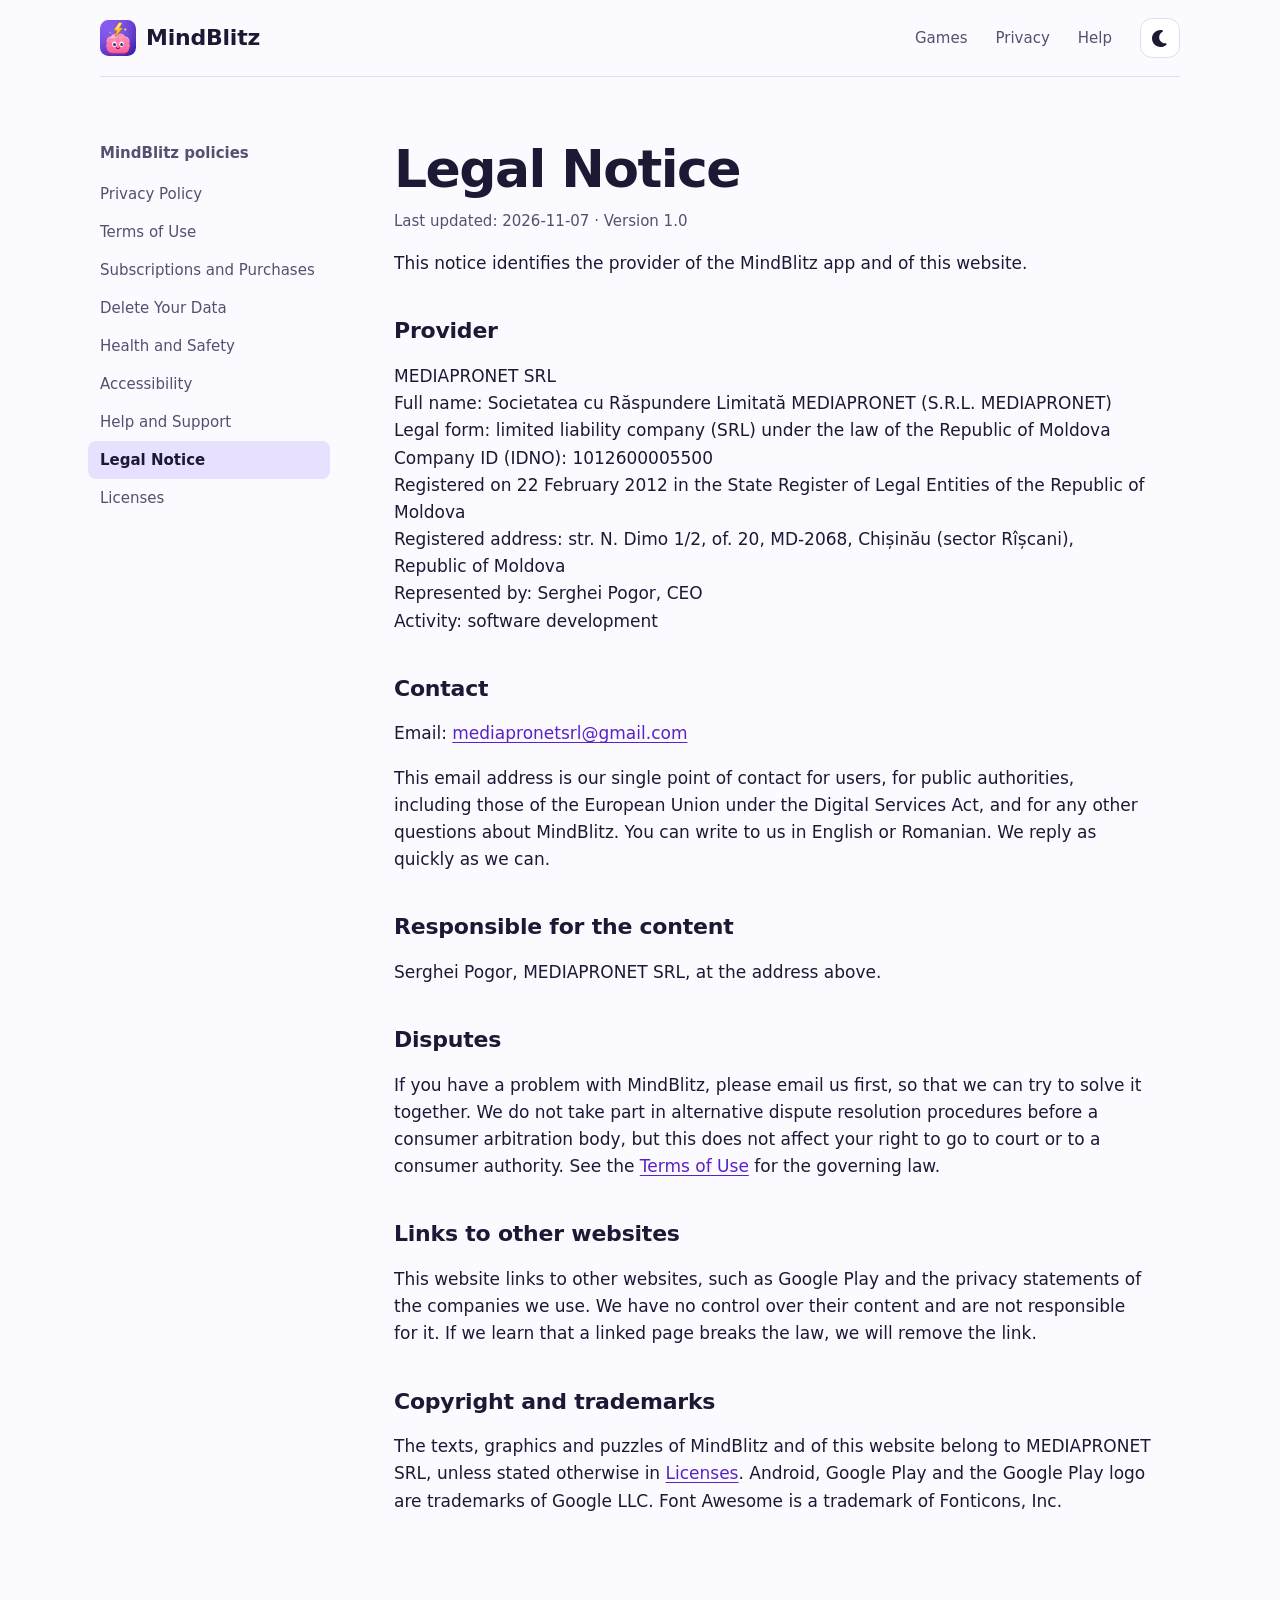
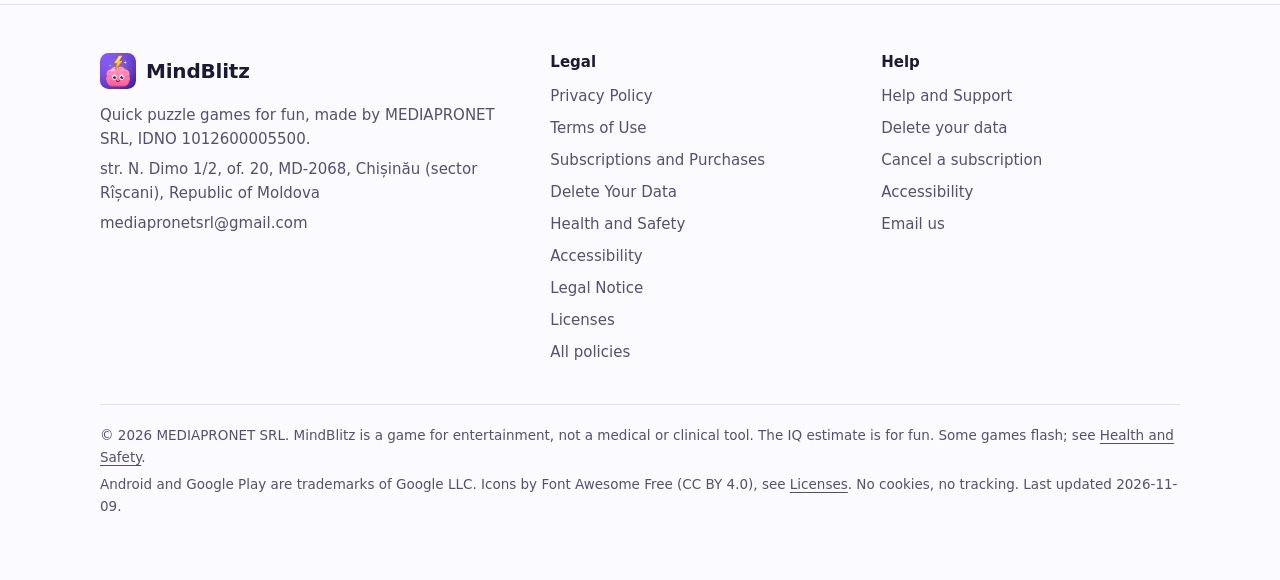
<file: imprint.html>
<!doctype html>
<html lang="en"><head><meta charset="utf-8"><meta name="viewport" content="width=device-width,initial-scale=1">
<meta http-equiv="Content-Security-Policy" content="default-src 'self'; script-src 'self'; style-src 'self'; img-src 'self'; font-src 'self'; connect-src 'none'; object-src 'none'; base-uri 'self'; form-action 'none'">
<meta name="referrer" content="strict-origin-when-cross-origin">
<title>Legal Notice | MindBlitz</title><meta name="description" content="Company details and contact point for MindBlitz.">
<link rel="canonical" href="https://sergiupogor.github.io/mindblitz-app/imprint.html">
<meta name="color-scheme" content="dark light">
<meta name="theme-color" content="#0f0b1e" media="(prefers-color-scheme: dark)"><meta name="theme-color" content="#fbfaff" media="(prefers-color-scheme: light)">
<link rel="icon" href="assets/favicon.svg" type="image/svg+xml"><link rel="icon" href="assets/favicon.png" type="image/png" sizes="64x64"><link rel="apple-touch-icon" href="assets/icon-192.png">
<meta property="og:type" content="website"><meta property="og:site_name" content="MindBlitz"><meta property="og:title" content="Legal Notice | MindBlitz">
<meta property="og:description" content="Company details and contact point for MindBlitz."><meta property="og:url" content="https://sergiupogor.github.io/mindblitz-app/imprint.html"><meta property="og:image" content="https://sergiupogor.github.io/mindblitz-app/assets/og.png">
<meta property="og:image:width" content="1024"><meta property="og:image:height" content="500"><meta property="og:image:alt" content="MindBlitz: brain games, IQ Challenge and a Daily Blitz">
<meta name="twitter:card" content="summary_large_image">
<link rel="stylesheet" href="styles.css"><script src="theme.js"></script>
</head>
<body class="doc"><a class="skip" href="#main">Skip to content</a><div class="wrap"><header class="top"><a class="brand" href="./" aria-label="MindBlitz home"><span class="mark"><img src="assets/favicon.svg" alt="" width="36" height="36"></span>MindBlitz</a>
<nav aria-label="Main"><a class="hide-sm" href="./#games">Games</a><a href="privacy.html">Privacy</a><a href="support.html">Help</a>
<button type="button" class="theme" id="theme" aria-label="Switch theme" title="Switch theme"><svg class="ic moon" aria-hidden="true" focusable="false" viewBox="0 0 512 512"><path fill="currentColor" d="M256 0C114.6 0 0 114.6 0 256S114.6 512 256 512c68.8 0 131.3-27.2 177.3-71.4 7.3-7 9.4-17.9 5.3-27.1s-13.7-14.9-23.8-14.1c-4.9 .4-9.8 .6-14.8 .6-101.6 0-184-82.4-184-184 0-72.1 41.5-134.6 102.1-164.8 9.1-4.5 14.3-14.3 13.1-24.4S322.6 8.5 312.7 6.3C294.4 2.2 275.4 0 256 0z"/></svg><svg class="ic sun" aria-hidden="true" focusable="false" viewBox="0 0 576 512"><path fill="currentColor" d="M288-32c8.4 0 16.3 4.4 20.6 11.7L364.1 72.3 468.9 46c8.2-2 16.9 .4 22.8 6.3S500 67 498 75.1l-26.3 104.7 92.7 55.5c7.2 4.3 11.7 12.2 11.7 20.6s-4.4 16.3-11.7 20.6L471.7 332.1 498 436.8c2 8.2-.4 16.9-6.3 22.8S477 468 468.9 466l-104.7-26.3-55.5 92.7c-4.3 7.2-12.2 11.7-20.6 11.7s-16.3-4.4-20.6-11.7L211.9 439.7 107.2 466c-8.2 2-16.8-.4-22.8-6.3S76 445 78 436.8l26.2-104.7-92.6-55.5C4.4 272.2 0 264.4 0 256s4.4-16.3 11.7-20.6L104.3 179.9 78 75.1c-2-8.2 .3-16.8 6.3-22.8S99 44 107.2 46l104.7 26.2 55.5-92.6 1.8-2.6c4.5-5.7 11.4-9.1 18.8-9.1zm0 144a144 144 0 1 0 0 288 144 144 0 1 0 0-288zm0 240a96 96 0 1 1 0-192 96 96 0 1 1 0 192z"/></svg></button></nav></header>
<div class="doc-grid"><aside class="doc-side"><p id="side-h">MindBlitz policies</p><nav aria-labelledby="side-h"><ul><li><a href="privacy.html">Privacy Policy</a></li><li><a href="terms.html">Terms of Use</a></li><li><a href="subscriptions.html">Subscriptions and Purchases</a></li><li><a href="data-deletion.html">Delete Your Data</a></li><li><a href="safety.html">Health and Safety</a></li><li><a href="accessibility.html">Accessibility</a></li><li><a href="support.html">Help and Support</a></li><li><a href="imprint.html" aria-current="page">Legal Notice</a></li><li><a href="licenses.html">Licenses</a></li></ul></nav></aside>
<main id="main"><article class="legal">
<h1>Legal Notice</h1>
<p class="eff">Last updated: 2026-11-07 · Version 1.0</p>
<p>This notice identifies the provider of the MindBlitz app and of this website.</p>
<h2 id="provider">Provider</h2>
<p>MEDIAPRONET SRL<br>Full name: Societatea cu Răspundere Limitată MEDIAPRONET (S.R.L. MEDIAPRONET)<br>Legal form: limited liability company (SRL) under the law of the Republic of Moldova<br>Company ID (IDNO): 1012600005500<br>Registered on 22 February 2012 in the State Register of Legal Entities of the Republic of Moldova<br>Registered address: str. N. Dimo 1/2, of. 20, MD-2068, Chișinău (sector Rîșcani), Republic of Moldova<br>Represented by: Serghei Pogor, CEO<br>Activity: software development</p>
<h2 id="contact">Contact</h2>
<p>Email: <a href="mailto:mediapronetsrl@gmail.com">mediapronetsrl@gmail.com</a></p>
<p>This email address is our single point of contact for users, for public authorities, including those of the European Union under the Digital Services Act, and for any other questions about MindBlitz. You can write to us in English or Romanian. We reply as quickly as we can.</p>
<h2 id="responsible-for-the-content">Responsible for the content</h2>
<p>Serghei Pogor, MEDIAPRONET SRL, at the address above.</p>
<h2 id="disputes">Disputes</h2>
<p>If you have a problem with MindBlitz, please email us first, so that we can try to solve it together. We do not take part in alternative dispute resolution procedures before a consumer arbitration body, but this does not affect your right to go to court or to a consumer authority. See the <a href="terms.html">Terms of Use</a> for the governing law.</p>
<h2 id="links-to-other-websites">Links to other websites</h2>
<p>This website links to other websites, such as Google Play and the privacy statements of the companies we use. We have no control over their content and are not responsible for it. If we learn that a linked page breaks the law, we will remove the link.</p>
<h2 id="copyright-and-trademarks">Copyright and trademarks</h2>
<p>The texts, graphics and puzzles of MindBlitz and of this website belong to MEDIAPRONET SRL, unless stated otherwise in <a href="licenses.html">Licenses</a>. Android, Google Play and the Google Play logo are trademarks of Google LLC. Font Awesome is a trademark of Fonticons, Inc.</p>
</article></main></div></div>
<footer class="site"><div class="wrap"><div class="cols">
<div class="about"><a class="brand" href="./"><span class="mark"><img src="assets/favicon.svg" alt="" width="36" height="36"></span>MindBlitz</a>
<p>Quick puzzle games for fun, made by MEDIAPRONET SRL, IDNO 1012600005500.</p>
<p>str. N. Dimo 1/2, of. 20, MD-2068, Chișinău (sector Rîșcani), Republic of Moldova</p>
<p><a href="mailto:mediapronetsrl@gmail.com">mediapronetsrl@gmail.com</a></p></div>
<nav aria-label="Legal"><h2>Legal</h2><ul><li><a href="privacy.html">Privacy Policy</a></li><li><a href="terms.html">Terms of Use</a></li><li><a href="subscriptions.html">Subscriptions and Purchases</a></li><li><a href="data-deletion.html">Delete Your Data</a></li><li><a href="safety.html">Health and Safety</a></li><li><a href="accessibility.html">Accessibility</a></li><li><a href="imprint.html">Legal Notice</a></li><li><a href="licenses.html">Licenses</a></li><li><a href="legal.html">All policies</a></li></ul></nav>
<nav aria-label="Help"><h2>Help</h2><ul><li><a href="support.html">Help and Support</a></li><li><a href="data-deletion.html">Delete your data</a></li><li><a href="subscriptions.html#how-to-cancel">Cancel a subscription</a></li><li><a href="accessibility.html">Accessibility</a></li><li><a href="mailto:mediapronetsrl@gmail.com">Email us</a></li></ul></nav>
</div>
<div class="fine"><p>© 2026 MEDIAPRONET SRL. MindBlitz is a game for entertainment, not a medical or clinical tool. The IQ estimate is for fun. Some games flash; see <a href="safety.html">Health and Safety</a>.</p>
<p>Android and Google Play are trademarks of Google LLC. Icons by Font Awesome Free (CC BY 4.0), see <a href="licenses.html">Licenses</a>. No cookies, no tracking. Last updated 2026-11-09.</p></div>
</div></footer>
</body></html>
</file>
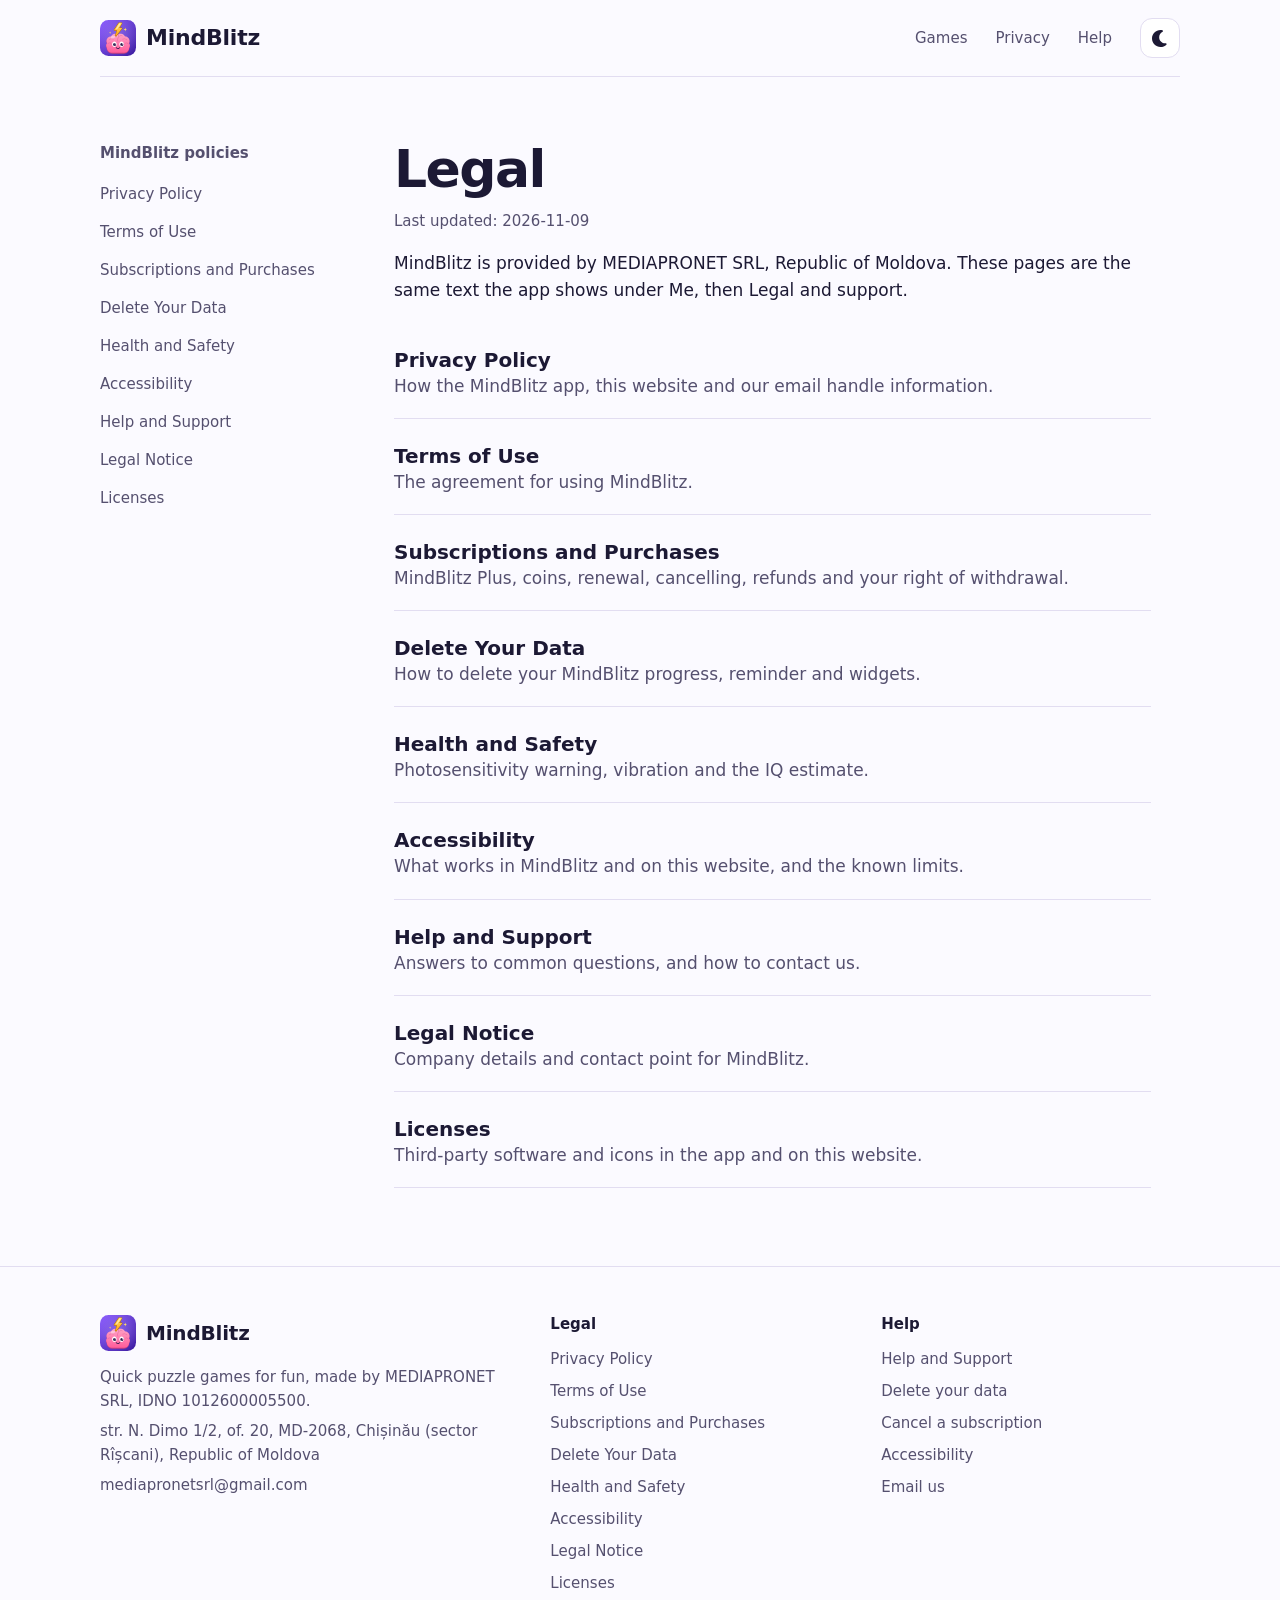
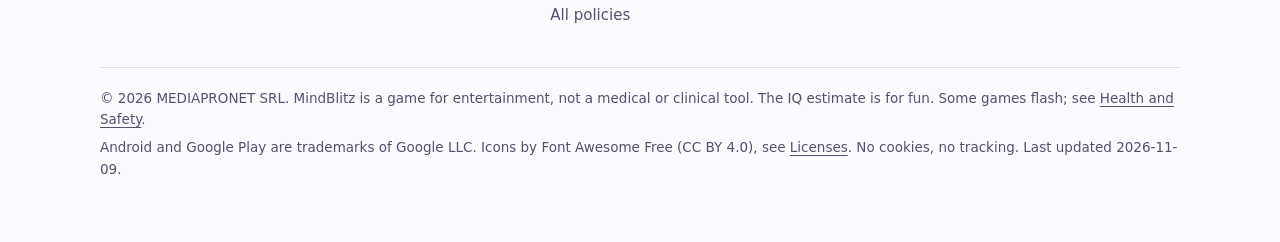
<file: legal.html>
<!doctype html>
<html lang="en"><head><meta charset="utf-8"><meta name="viewport" content="width=device-width,initial-scale=1">
<meta http-equiv="Content-Security-Policy" content="default-src 'self'; script-src 'self'; style-src 'self'; img-src 'self'; font-src 'self'; connect-src 'none'; object-src 'none'; base-uri 'self'; form-action 'none'">
<meta name="referrer" content="strict-origin-when-cross-origin">
<title>Legal | MindBlitz</title><meta name="description" content="All MindBlitz policies in one place.">
<link rel="canonical" href="https://sergiupogor.github.io/mindblitz-app/legal.html">
<meta name="color-scheme" content="dark light">
<meta name="theme-color" content="#0f0b1e" media="(prefers-color-scheme: dark)"><meta name="theme-color" content="#fbfaff" media="(prefers-color-scheme: light)">
<link rel="icon" href="assets/favicon.svg" type="image/svg+xml"><link rel="icon" href="assets/favicon.png" type="image/png" sizes="64x64"><link rel="apple-touch-icon" href="assets/icon-192.png">
<meta property="og:type" content="website"><meta property="og:site_name" content="MindBlitz"><meta property="og:title" content="Legal | MindBlitz">
<meta property="og:description" content="All MindBlitz policies in one place."><meta property="og:url" content="https://sergiupogor.github.io/mindblitz-app/legal.html"><meta property="og:image" content="https://sergiupogor.github.io/mindblitz-app/assets/og.png">
<meta property="og:image:width" content="1024"><meta property="og:image:height" content="500"><meta property="og:image:alt" content="MindBlitz: brain games, IQ Challenge and a Daily Blitz">
<meta name="twitter:card" content="summary_large_image">
<link rel="stylesheet" href="styles.css"><script src="theme.js"></script>
</head>
<body class="doc"><a class="skip" href="#main">Skip to content</a><div class="wrap"><header class="top"><a class="brand" href="./" aria-label="MindBlitz home"><span class="mark"><img src="assets/favicon.svg" alt="" width="36" height="36"></span>MindBlitz</a>
<nav aria-label="Main"><a class="hide-sm" href="./#games">Games</a><a href="privacy.html">Privacy</a><a href="support.html">Help</a>
<button type="button" class="theme" id="theme" aria-label="Switch theme" title="Switch theme"><svg class="ic moon" aria-hidden="true" focusable="false" viewBox="0 0 512 512"><path fill="currentColor" d="M256 0C114.6 0 0 114.6 0 256S114.6 512 256 512c68.8 0 131.3-27.2 177.3-71.4 7.3-7 9.4-17.9 5.3-27.1s-13.7-14.9-23.8-14.1c-4.9 .4-9.8 .6-14.8 .6-101.6 0-184-82.4-184-184 0-72.1 41.5-134.6 102.1-164.8 9.1-4.5 14.3-14.3 13.1-24.4S322.6 8.5 312.7 6.3C294.4 2.2 275.4 0 256 0z"/></svg><svg class="ic sun" aria-hidden="true" focusable="false" viewBox="0 0 576 512"><path fill="currentColor" d="M288-32c8.4 0 16.3 4.4 20.6 11.7L364.1 72.3 468.9 46c8.2-2 16.9 .4 22.8 6.3S500 67 498 75.1l-26.3 104.7 92.7 55.5c7.2 4.3 11.7 12.2 11.7 20.6s-4.4 16.3-11.7 20.6L471.7 332.1 498 436.8c2 8.2-.4 16.9-6.3 22.8S477 468 468.9 466l-104.7-26.3-55.5 92.7c-4.3 7.2-12.2 11.7-20.6 11.7s-16.3-4.4-20.6-11.7L211.9 439.7 107.2 466c-8.2 2-16.8-.4-22.8-6.3S76 445 78 436.8l26.2-104.7-92.6-55.5C4.4 272.2 0 264.4 0 256s4.4-16.3 11.7-20.6L104.3 179.9 78 75.1c-2-8.2 .3-16.8 6.3-22.8S99 44 107.2 46l104.7 26.2 55.5-92.6 1.8-2.6c4.5-5.7 11.4-9.1 18.8-9.1zm0 144a144 144 0 1 0 0 288 144 144 0 1 0 0-288zm0 240a96 96 0 1 1 0-192 96 96 0 1 1 0 192z"/></svg></button></nav></header>
<div class="doc-grid"><aside class="doc-side"><p id="side-h">MindBlitz policies</p><nav aria-labelledby="side-h"><ul><li><a href="privacy.html">Privacy Policy</a></li><li><a href="terms.html">Terms of Use</a></li><li><a href="subscriptions.html">Subscriptions and Purchases</a></li><li><a href="data-deletion.html">Delete Your Data</a></li><li><a href="safety.html">Health and Safety</a></li><li><a href="accessibility.html">Accessibility</a></li><li><a href="support.html">Help and Support</a></li><li><a href="imprint.html">Legal Notice</a></li><li><a href="licenses.html">Licenses</a></li></ul></nav></aside>
<main id="main"><article class="legal">
<h1>Legal</h1><p class="eff">Last updated: 2026-11-09</p><p>MindBlitz is provided by MEDIAPRONET SRL, Republic of Moldova. These pages are the same text the app shows under Me, then Legal and support.</p><ul class="hub"><li><a href="privacy.html"><b>Privacy Policy</b><span>How the MindBlitz app, this website and our email handle information.</span></a></li><li><a href="terms.html"><b>Terms of Use</b><span>The agreement for using MindBlitz.</span></a></li><li><a href="subscriptions.html"><b>Subscriptions and Purchases</b><span>MindBlitz Plus, coins, renewal, cancelling, refunds and your right of withdrawal.</span></a></li><li><a href="data-deletion.html"><b>Delete Your Data</b><span>How to delete your MindBlitz progress, reminder and widgets.</span></a></li><li><a href="safety.html"><b>Health and Safety</b><span>Photosensitivity warning, vibration and the IQ estimate.</span></a></li><li><a href="accessibility.html"><b>Accessibility</b><span>What works in MindBlitz and on this website, and the known limits.</span></a></li><li><a href="support.html"><b>Help and Support</b><span>Answers to common questions, and how to contact us.</span></a></li><li><a href="imprint.html"><b>Legal Notice</b><span>Company details and contact point for MindBlitz.</span></a></li><li><a href="licenses.html"><b>Licenses</b><span>Third-party software and icons in the app and on this website.</span></a></li></ul>
</article></main></div></div>
<footer class="site"><div class="wrap"><div class="cols">
<div class="about"><a class="brand" href="./"><span class="mark"><img src="assets/favicon.svg" alt="" width="36" height="36"></span>MindBlitz</a>
<p>Quick puzzle games for fun, made by MEDIAPRONET SRL, IDNO 1012600005500.</p>
<p>str. N. Dimo 1/2, of. 20, MD-2068, Chișinău (sector Rîșcani), Republic of Moldova</p>
<p><a href="mailto:mediapronetsrl@gmail.com">mediapronetsrl@gmail.com</a></p></div>
<nav aria-label="Legal"><h2>Legal</h2><ul><li><a href="privacy.html">Privacy Policy</a></li><li><a href="terms.html">Terms of Use</a></li><li><a href="subscriptions.html">Subscriptions and Purchases</a></li><li><a href="data-deletion.html">Delete Your Data</a></li><li><a href="safety.html">Health and Safety</a></li><li><a href="accessibility.html">Accessibility</a></li><li><a href="imprint.html">Legal Notice</a></li><li><a href="licenses.html">Licenses</a></li><li><a href="legal.html">All policies</a></li></ul></nav>
<nav aria-label="Help"><h2>Help</h2><ul><li><a href="support.html">Help and Support</a></li><li><a href="data-deletion.html">Delete your data</a></li><li><a href="subscriptions.html#how-to-cancel">Cancel a subscription</a></li><li><a href="accessibility.html">Accessibility</a></li><li><a href="mailto:mediapronetsrl@gmail.com">Email us</a></li></ul></nav>
</div>
<div class="fine"><p>© 2026 MEDIAPRONET SRL. MindBlitz is a game for entertainment, not a medical or clinical tool. The IQ estimate is for fun. Some games flash; see <a href="safety.html">Health and Safety</a>.</p>
<p>Android and Google Play are trademarks of Google LLC. Icons by Font Awesome Free (CC BY 4.0), see <a href="licenses.html">Licenses</a>. No cookies, no tracking. Last updated 2026-11-09.</p></div>
</div></footer>
</body></html>
</file>
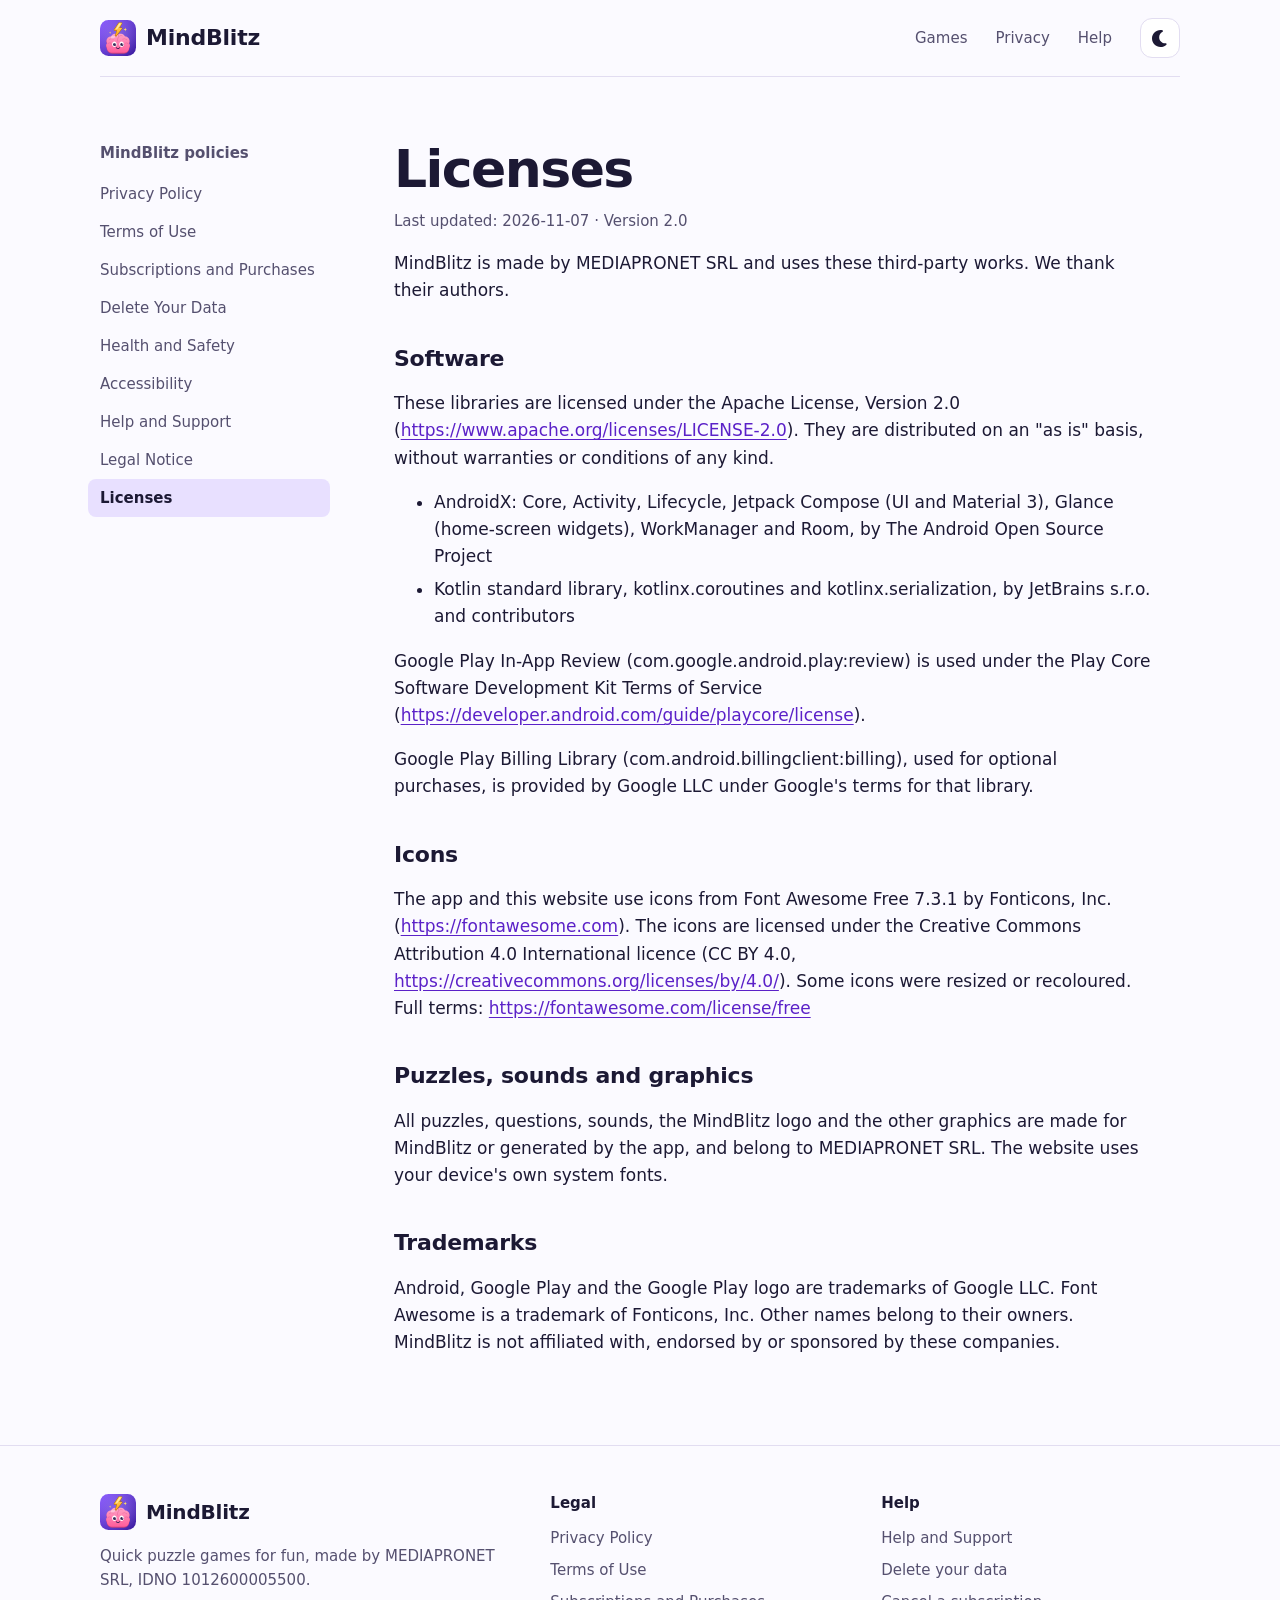
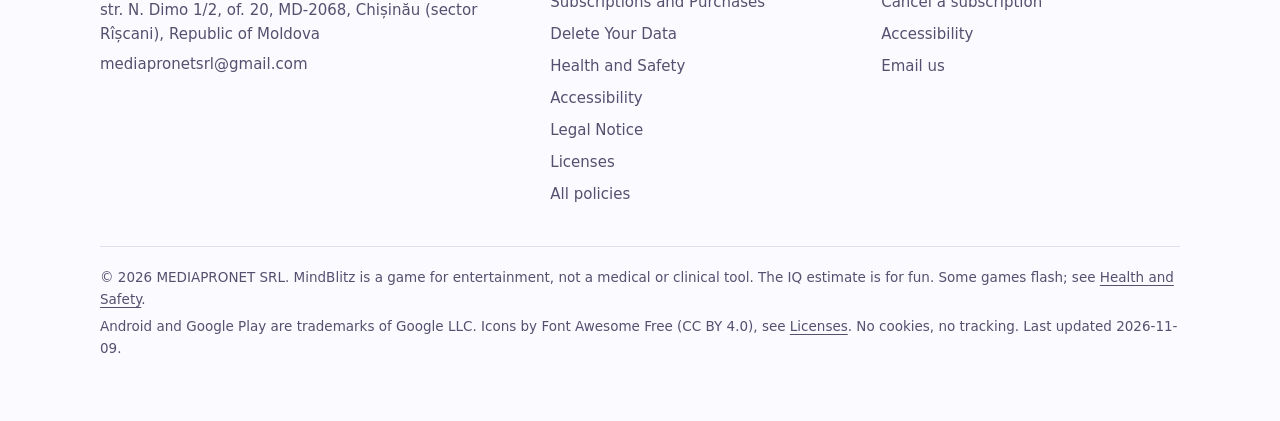
<file: licenses.html>
<!doctype html>
<html lang="en"><head><meta charset="utf-8"><meta name="viewport" content="width=device-width,initial-scale=1">
<meta http-equiv="Content-Security-Policy" content="default-src 'self'; script-src 'self'; style-src 'self'; img-src 'self'; font-src 'self'; connect-src 'none'; object-src 'none'; base-uri 'self'; form-action 'none'">
<meta name="referrer" content="strict-origin-when-cross-origin">
<title>Licenses | MindBlitz</title><meta name="description" content="Third-party software and icons in the app and on this website.">
<link rel="canonical" href="https://sergiupogor.github.io/mindblitz-app/licenses.html">
<meta name="color-scheme" content="dark light">
<meta name="theme-color" content="#0f0b1e" media="(prefers-color-scheme: dark)"><meta name="theme-color" content="#fbfaff" media="(prefers-color-scheme: light)">
<link rel="icon" href="assets/favicon.svg" type="image/svg+xml"><link rel="icon" href="assets/favicon.png" type="image/png" sizes="64x64"><link rel="apple-touch-icon" href="assets/icon-192.png">
<meta property="og:type" content="website"><meta property="og:site_name" content="MindBlitz"><meta property="og:title" content="Licenses | MindBlitz">
<meta property="og:description" content="Third-party software and icons in the app and on this website."><meta property="og:url" content="https://sergiupogor.github.io/mindblitz-app/licenses.html"><meta property="og:image" content="https://sergiupogor.github.io/mindblitz-app/assets/og.png">
<meta property="og:image:width" content="1024"><meta property="og:image:height" content="500"><meta property="og:image:alt" content="MindBlitz: brain games, IQ Challenge and a Daily Blitz">
<meta name="twitter:card" content="summary_large_image">
<link rel="stylesheet" href="styles.css"><script src="theme.js"></script>
</head>
<body class="doc"><a class="skip" href="#main">Skip to content</a><div class="wrap"><header class="top"><a class="brand" href="./" aria-label="MindBlitz home"><span class="mark"><img src="assets/favicon.svg" alt="" width="36" height="36"></span>MindBlitz</a>
<nav aria-label="Main"><a class="hide-sm" href="./#games">Games</a><a href="privacy.html">Privacy</a><a href="support.html">Help</a>
<button type="button" class="theme" id="theme" aria-label="Switch theme" title="Switch theme"><svg class="ic moon" aria-hidden="true" focusable="false" viewBox="0 0 512 512"><path fill="currentColor" d="M256 0C114.6 0 0 114.6 0 256S114.6 512 256 512c68.8 0 131.3-27.2 177.3-71.4 7.3-7 9.4-17.9 5.3-27.1s-13.7-14.9-23.8-14.1c-4.9 .4-9.8 .6-14.8 .6-101.6 0-184-82.4-184-184 0-72.1 41.5-134.6 102.1-164.8 9.1-4.5 14.3-14.3 13.1-24.4S322.6 8.5 312.7 6.3C294.4 2.2 275.4 0 256 0z"/></svg><svg class="ic sun" aria-hidden="true" focusable="false" viewBox="0 0 576 512"><path fill="currentColor" d="M288-32c8.4 0 16.3 4.4 20.6 11.7L364.1 72.3 468.9 46c8.2-2 16.9 .4 22.8 6.3S500 67 498 75.1l-26.3 104.7 92.7 55.5c7.2 4.3 11.7 12.2 11.7 20.6s-4.4 16.3-11.7 20.6L471.7 332.1 498 436.8c2 8.2-.4 16.9-6.3 22.8S477 468 468.9 466l-104.7-26.3-55.5 92.7c-4.3 7.2-12.2 11.7-20.6 11.7s-16.3-4.4-20.6-11.7L211.9 439.7 107.2 466c-8.2 2-16.8-.4-22.8-6.3S76 445 78 436.8l26.2-104.7-92.6-55.5C4.4 272.2 0 264.4 0 256s4.4-16.3 11.7-20.6L104.3 179.9 78 75.1c-2-8.2 .3-16.8 6.3-22.8S99 44 107.2 46l104.7 26.2 55.5-92.6 1.8-2.6c4.5-5.7 11.4-9.1 18.8-9.1zm0 144a144 144 0 1 0 0 288 144 144 0 1 0 0-288zm0 240a96 96 0 1 1 0-192 96 96 0 1 1 0 192z"/></svg></button></nav></header>
<div class="doc-grid"><aside class="doc-side"><p id="side-h">MindBlitz policies</p><nav aria-labelledby="side-h"><ul><li><a href="privacy.html">Privacy Policy</a></li><li><a href="terms.html">Terms of Use</a></li><li><a href="subscriptions.html">Subscriptions and Purchases</a></li><li><a href="data-deletion.html">Delete Your Data</a></li><li><a href="safety.html">Health and Safety</a></li><li><a href="accessibility.html">Accessibility</a></li><li><a href="support.html">Help and Support</a></li><li><a href="imprint.html">Legal Notice</a></li><li><a href="licenses.html" aria-current="page">Licenses</a></li></ul></nav></aside>
<main id="main"><article class="legal">
<h1>Licenses</h1>
<p class="eff">Last updated: 2026-11-07 · Version 2.0</p>
<p>MindBlitz is made by MEDIAPRONET SRL and uses these third-party works. We thank their authors.</p>
<h2 id="software">Software</h2>
<p>These libraries are licensed under the Apache License, Version 2.0 (<a href="https://www.apache.org/licenses/LICENSE-2.0">https://www.apache.org/licenses/LICENSE-2.0</a>). They are distributed on an "as is" basis, without warranties or conditions of any kind.</p>
<ul><li>AndroidX: Core, Activity, Lifecycle, Jetpack Compose (UI and Material 3), Glance (home-screen widgets), WorkManager and Room, by The Android Open Source Project</li><li>Kotlin standard library, kotlinx.coroutines and kotlinx.serialization, by JetBrains s.r.o. and contributors</li></ul>
<p>Google Play In-App Review (com.google.android.play:review) is used under the Play Core Software Development Kit Terms of Service (<a href="https://developer.android.com/guide/playcore/license">https://developer.android.com/guide/playcore/license</a>).</p>
<p>Google Play Billing Library (com.android.billingclient:billing), used for optional purchases, is provided by Google LLC under Google's terms for that library.</p>
<h2 id="icons">Icons</h2>
<p>The app and this website use icons from Font Awesome Free 7.3.1 by Fonticons, Inc. (<a href="https://fontawesome.com">https://fontawesome.com</a>). The icons are licensed under the Creative Commons Attribution 4.0 International licence (CC BY 4.0, <a href="https://creativecommons.org/licenses/by/4.0/">https://creativecommons.org/licenses/by/4.0/</a>). Some icons were resized or recoloured. Full terms: <a href="https://fontawesome.com/license/free">https://fontawesome.com/license/free</a></p>
<h2 id="puzzles-sounds-and-graphics">Puzzles, sounds and graphics</h2>
<p>All puzzles, questions, sounds, the MindBlitz logo and the other graphics are made for MindBlitz or generated by the app, and belong to MEDIAPRONET SRL. The website uses your device's own system fonts.</p>
<h2 id="trademarks">Trademarks</h2>
<p>Android, Google Play and the Google Play logo are trademarks of Google LLC. Font Awesome is a trademark of Fonticons, Inc. Other names belong to their owners. MindBlitz is not affiliated with, endorsed by or sponsored by these companies.</p>
</article></main></div></div>
<footer class="site"><div class="wrap"><div class="cols">
<div class="about"><a class="brand" href="./"><span class="mark"><img src="assets/favicon.svg" alt="" width="36" height="36"></span>MindBlitz</a>
<p>Quick puzzle games for fun, made by MEDIAPRONET SRL, IDNO 1012600005500.</p>
<p>str. N. Dimo 1/2, of. 20, MD-2068, Chișinău (sector Rîșcani), Republic of Moldova</p>
<p><a href="mailto:mediapronetsrl@gmail.com">mediapronetsrl@gmail.com</a></p></div>
<nav aria-label="Legal"><h2>Legal</h2><ul><li><a href="privacy.html">Privacy Policy</a></li><li><a href="terms.html">Terms of Use</a></li><li><a href="subscriptions.html">Subscriptions and Purchases</a></li><li><a href="data-deletion.html">Delete Your Data</a></li><li><a href="safety.html">Health and Safety</a></li><li><a href="accessibility.html">Accessibility</a></li><li><a href="imprint.html">Legal Notice</a></li><li><a href="licenses.html">Licenses</a></li><li><a href="legal.html">All policies</a></li></ul></nav>
<nav aria-label="Help"><h2>Help</h2><ul><li><a href="support.html">Help and Support</a></li><li><a href="data-deletion.html">Delete your data</a></li><li><a href="subscriptions.html#how-to-cancel">Cancel a subscription</a></li><li><a href="accessibility.html">Accessibility</a></li><li><a href="mailto:mediapronetsrl@gmail.com">Email us</a></li></ul></nav>
</div>
<div class="fine"><p>© 2026 MEDIAPRONET SRL. MindBlitz is a game for entertainment, not a medical or clinical tool. The IQ estimate is for fun. Some games flash; see <a href="safety.html">Health and Safety</a>.</p>
<p>Android and Google Play are trademarks of Google LLC. Icons by Font Awesome Free (CC BY 4.0), see <a href="licenses.html">Licenses</a>. No cookies, no tracking. Last updated 2026-11-09.</p></div>
</div></footer>
</body></html>
</file>
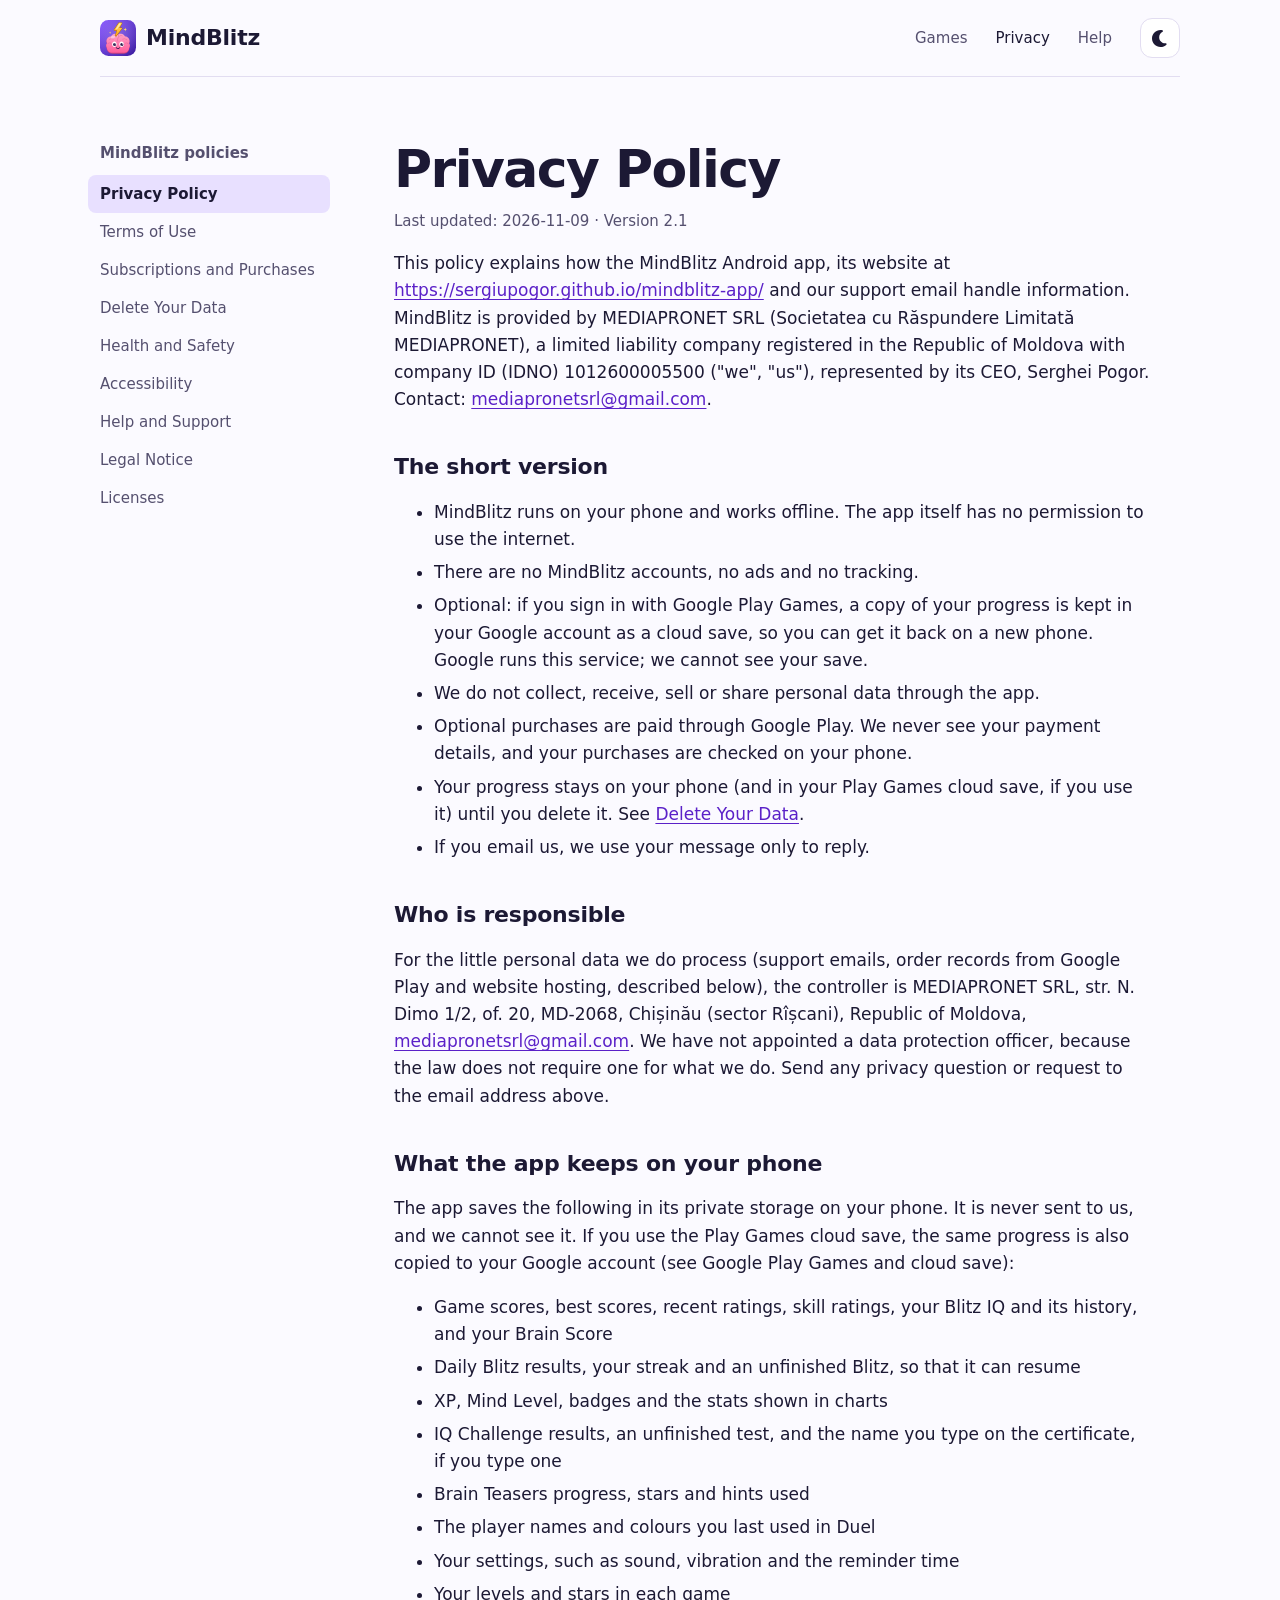
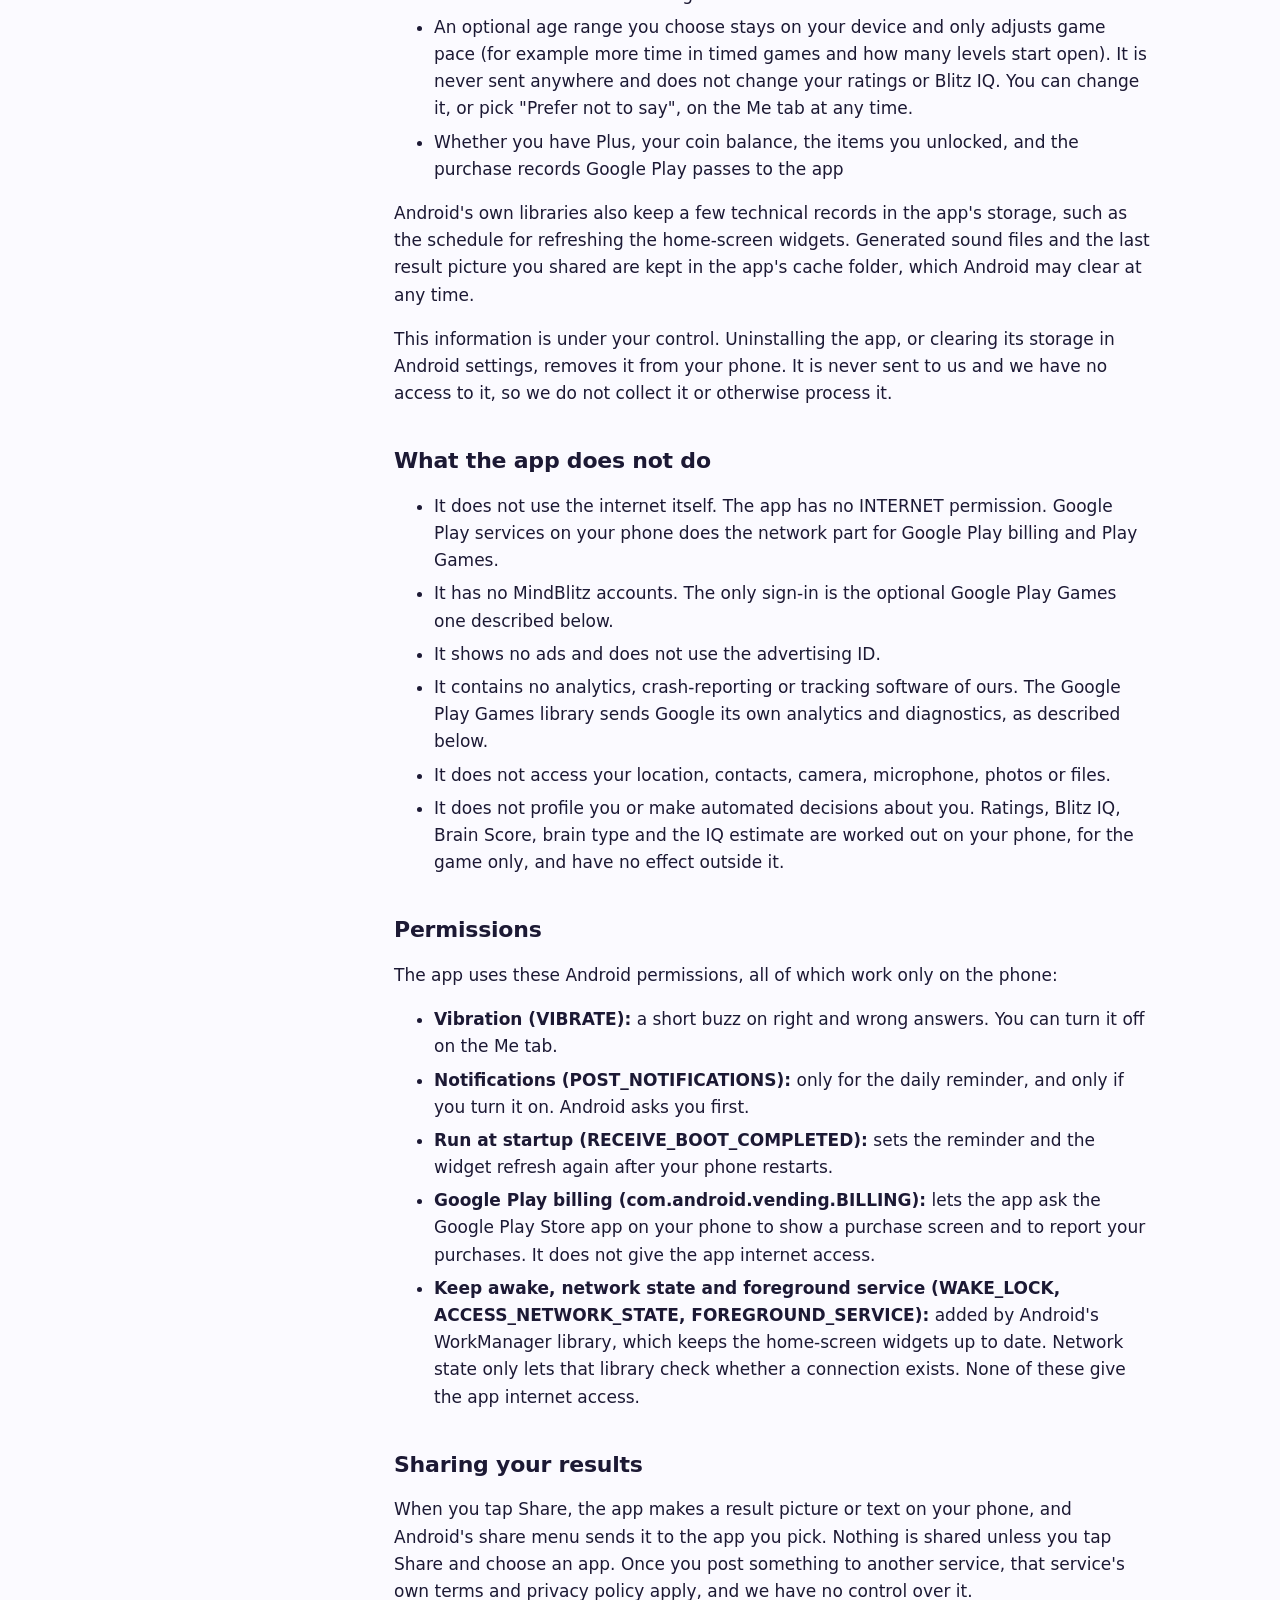
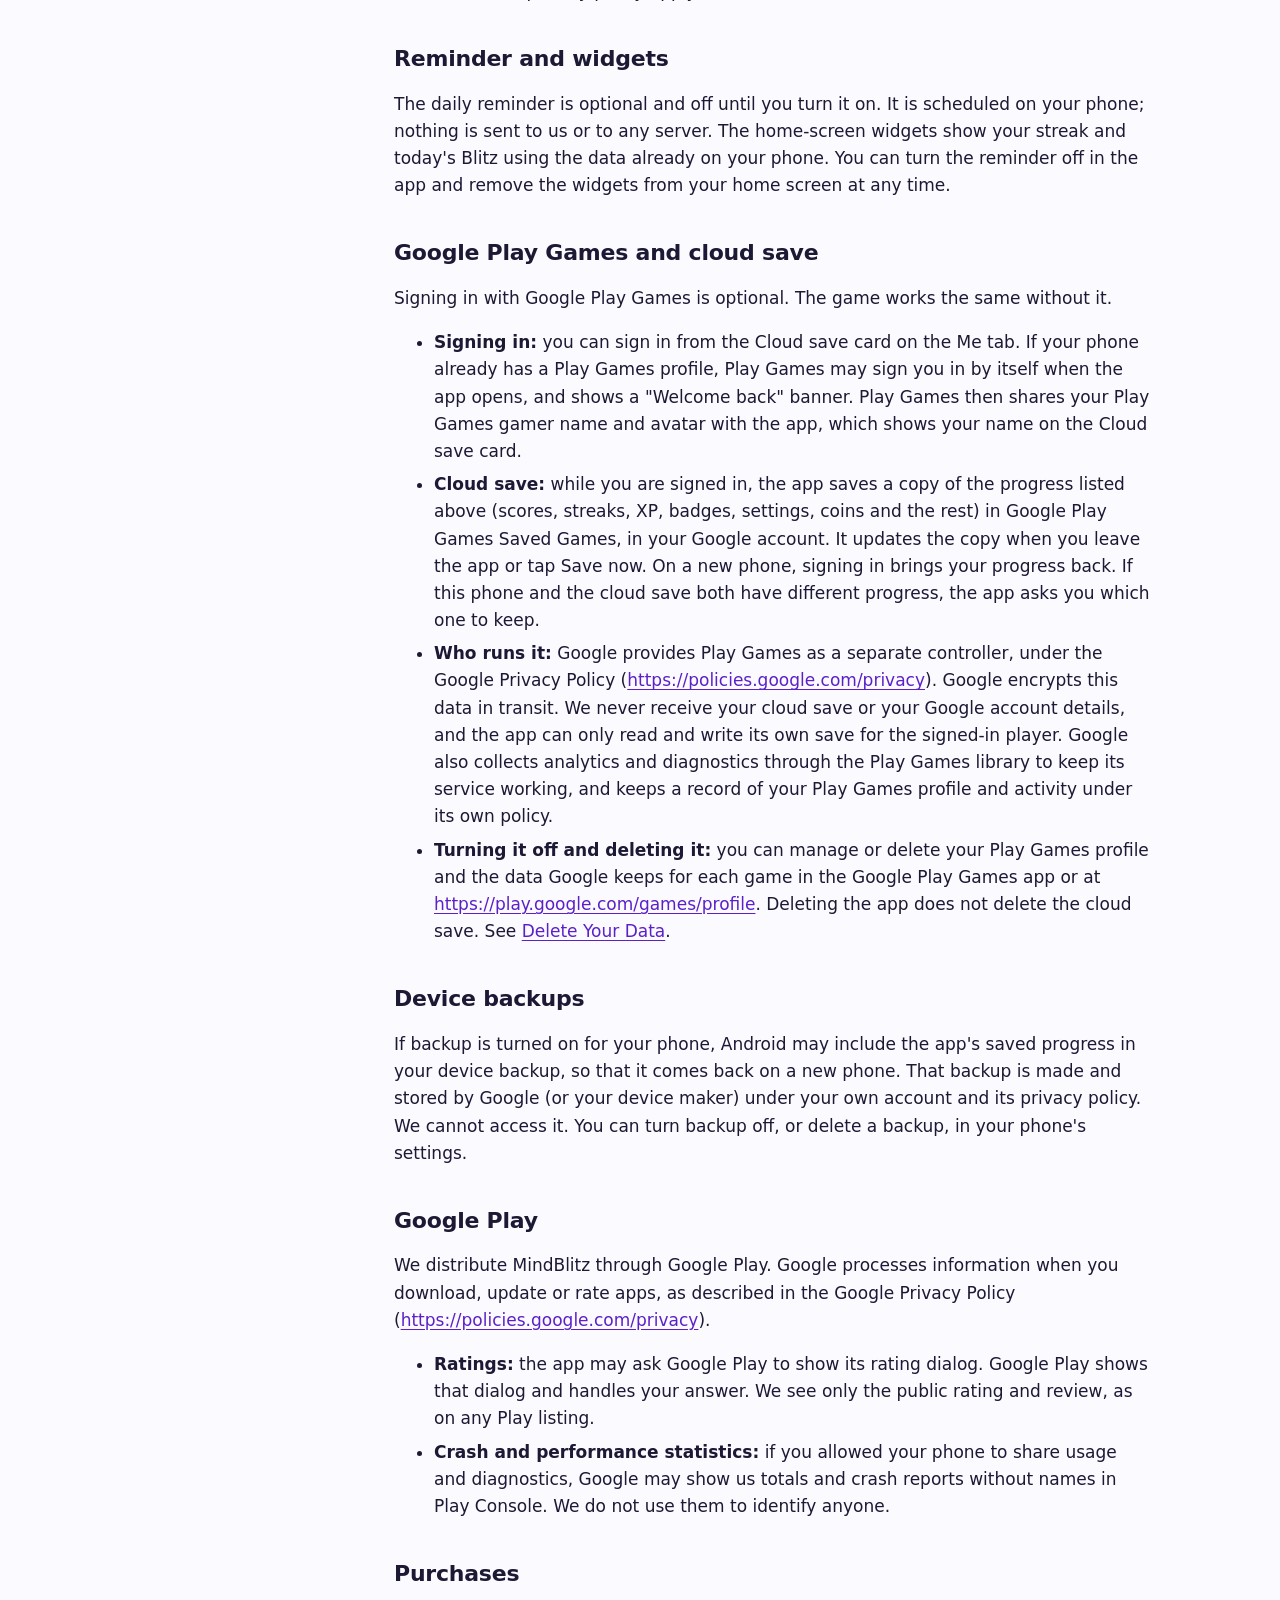
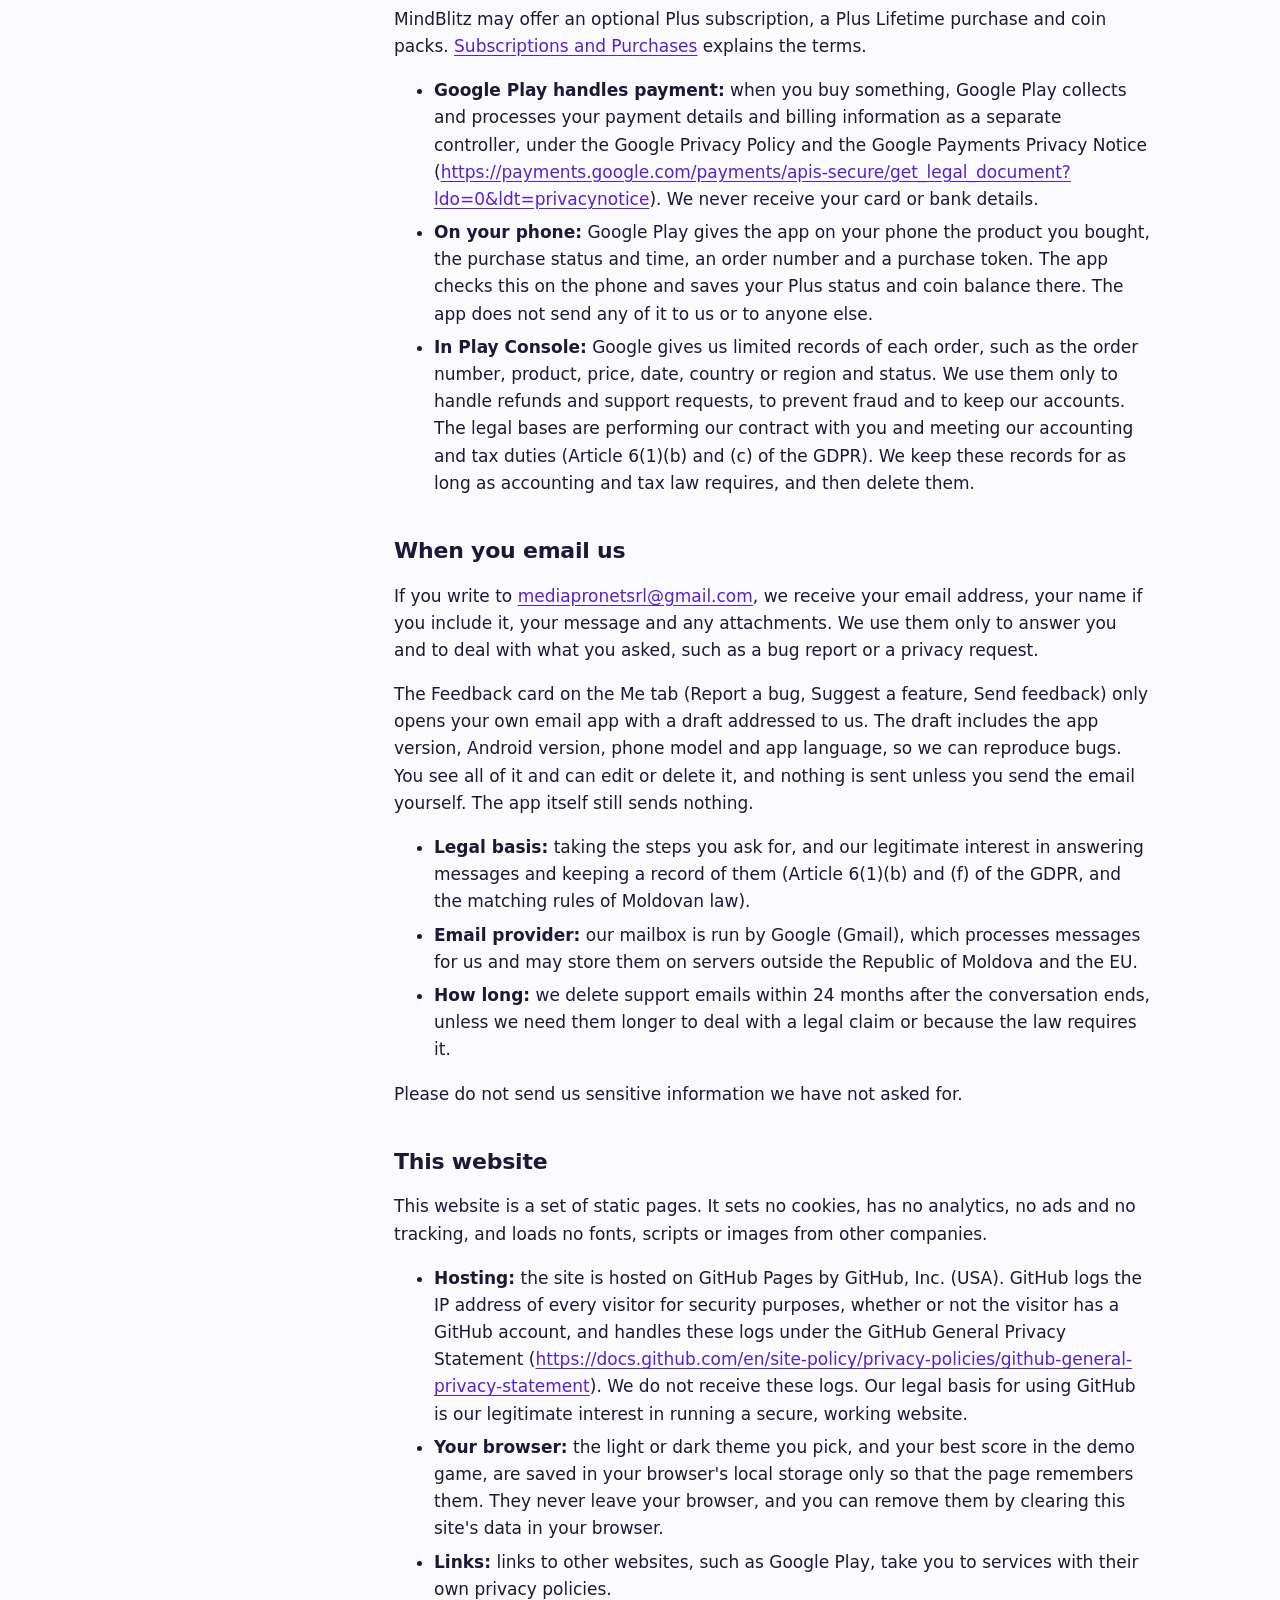
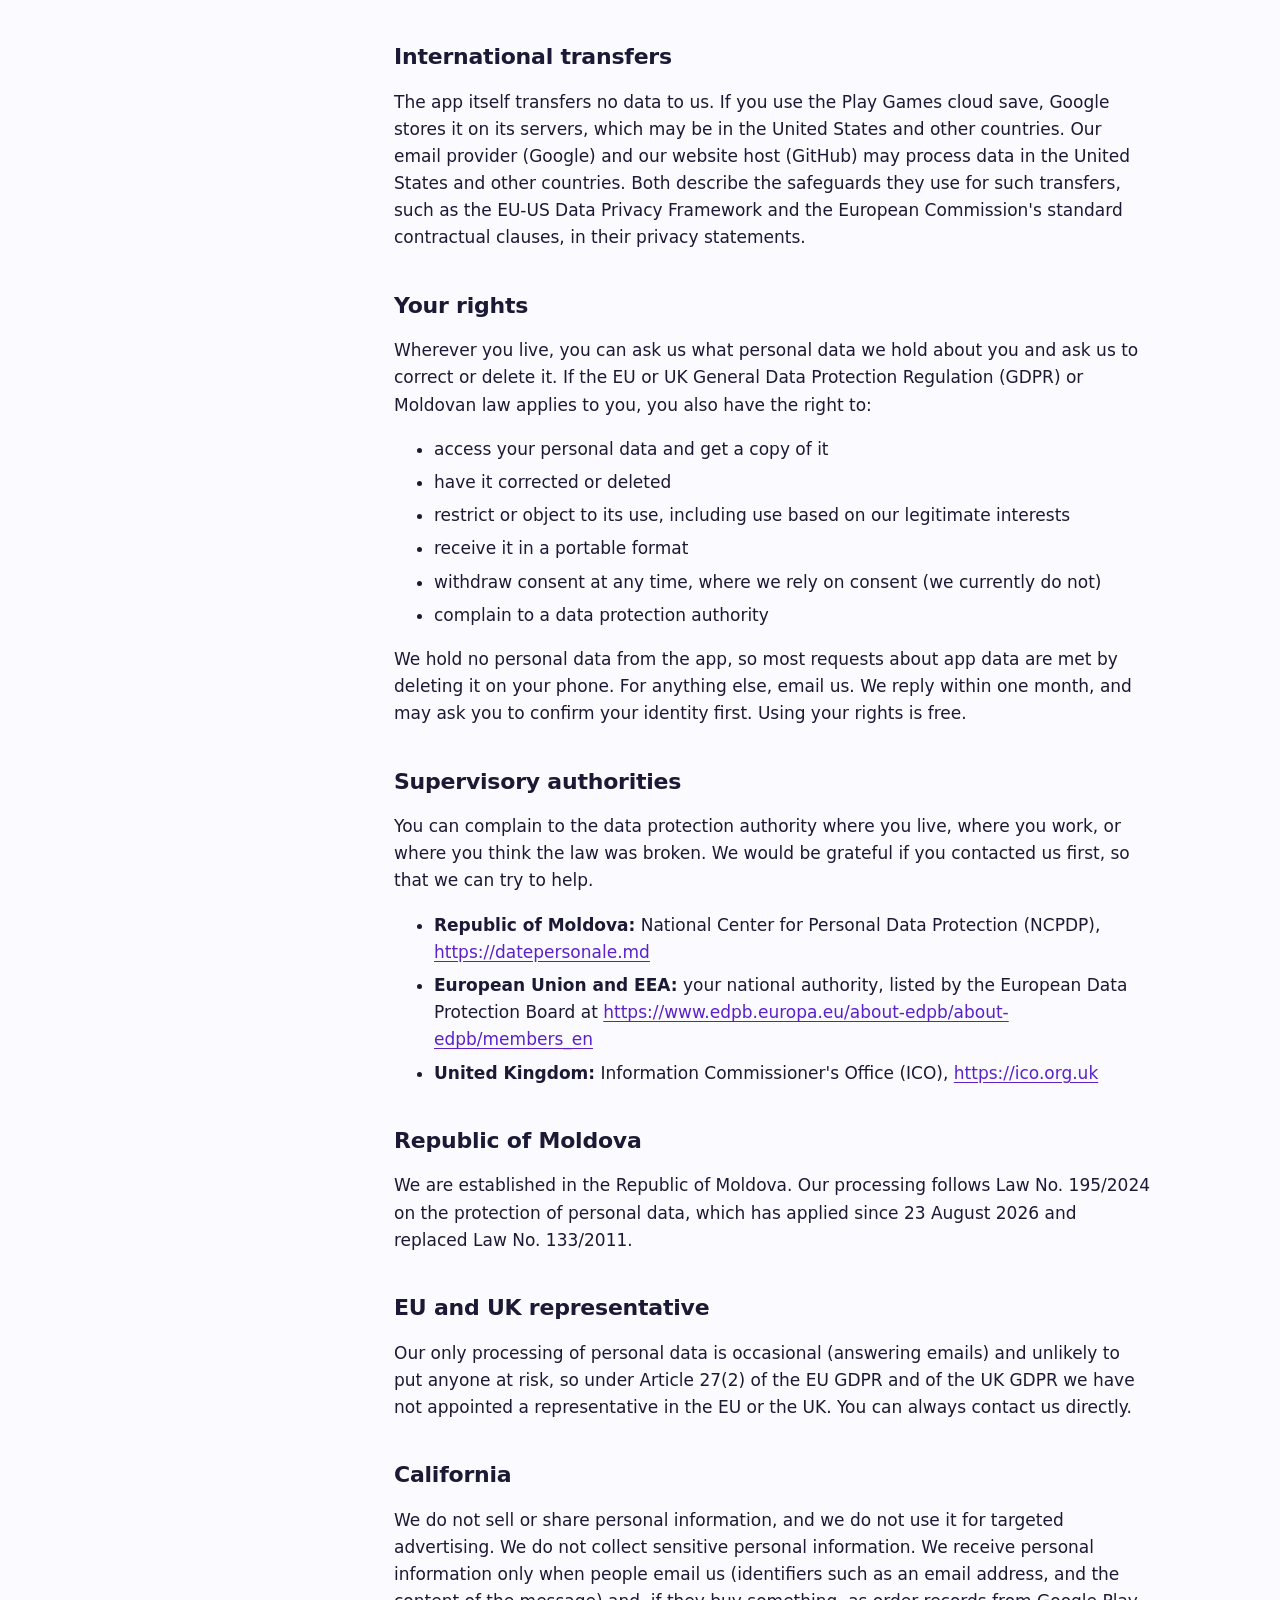
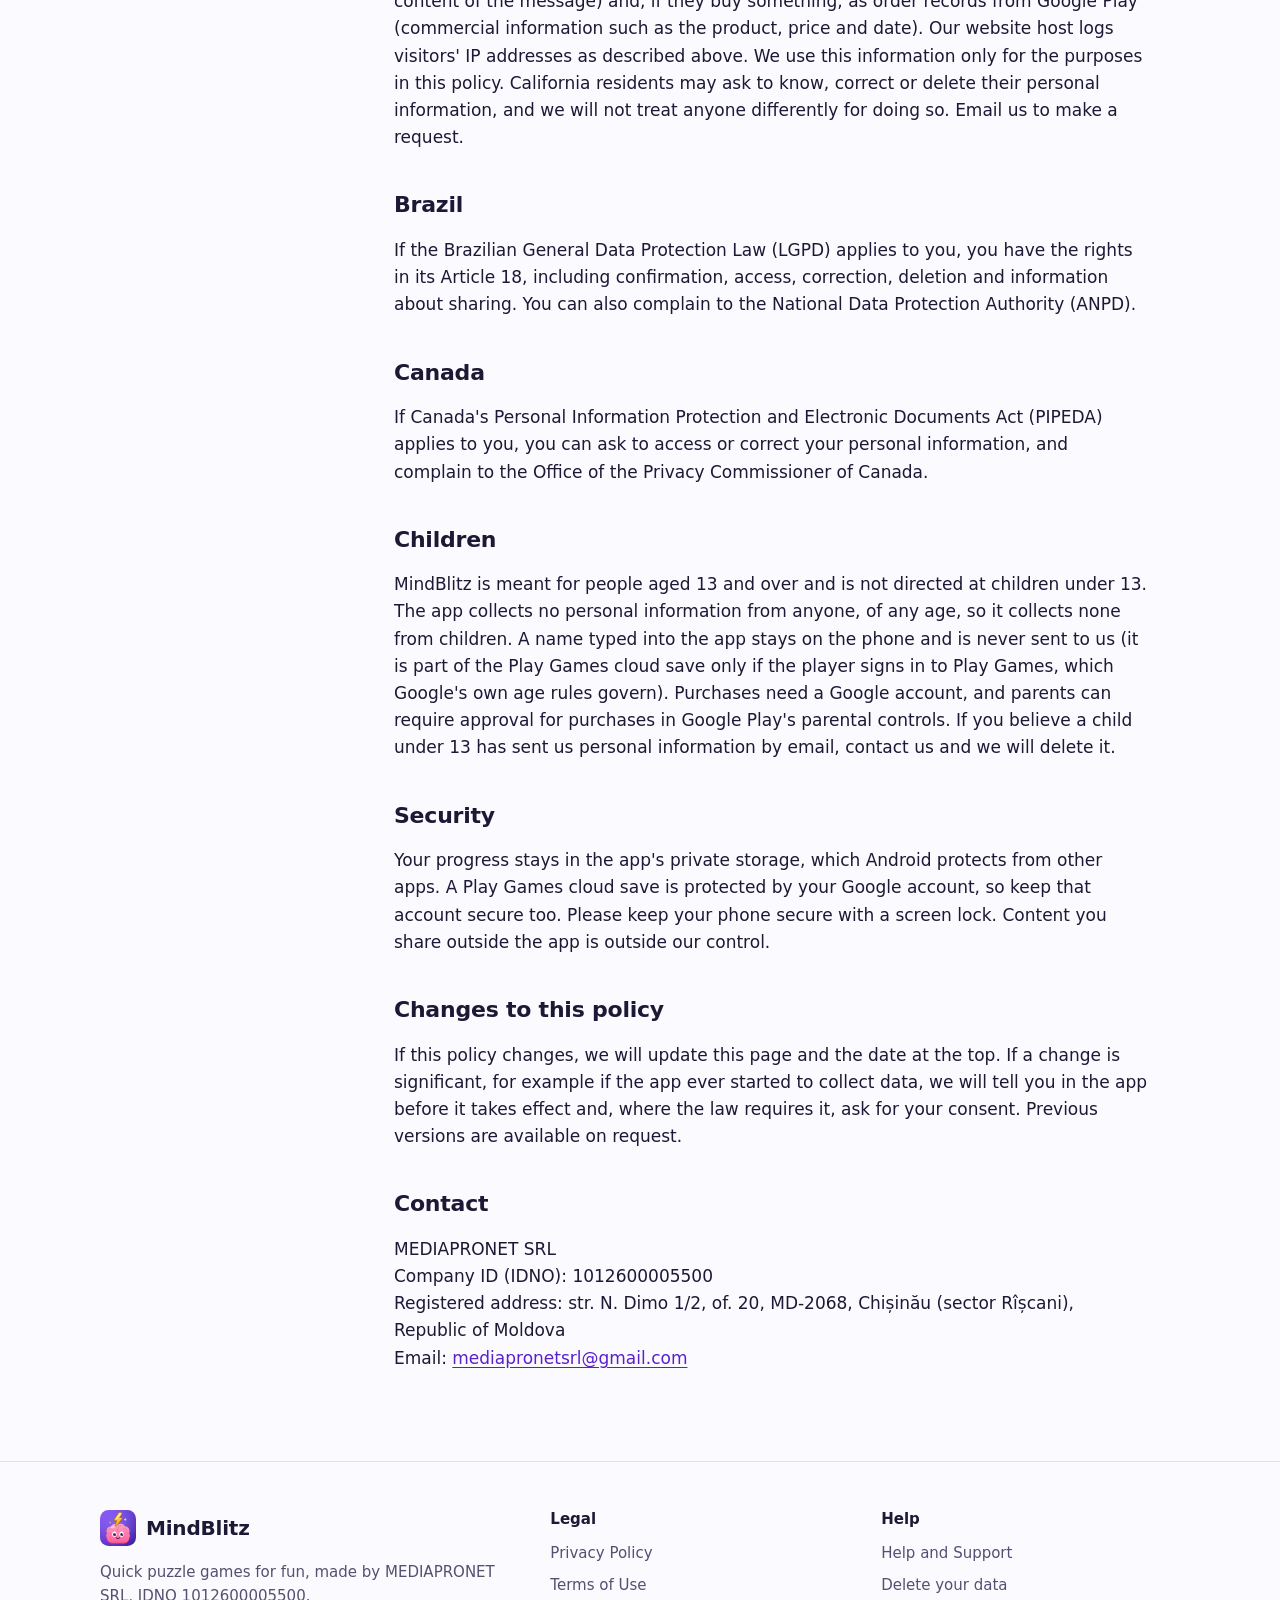
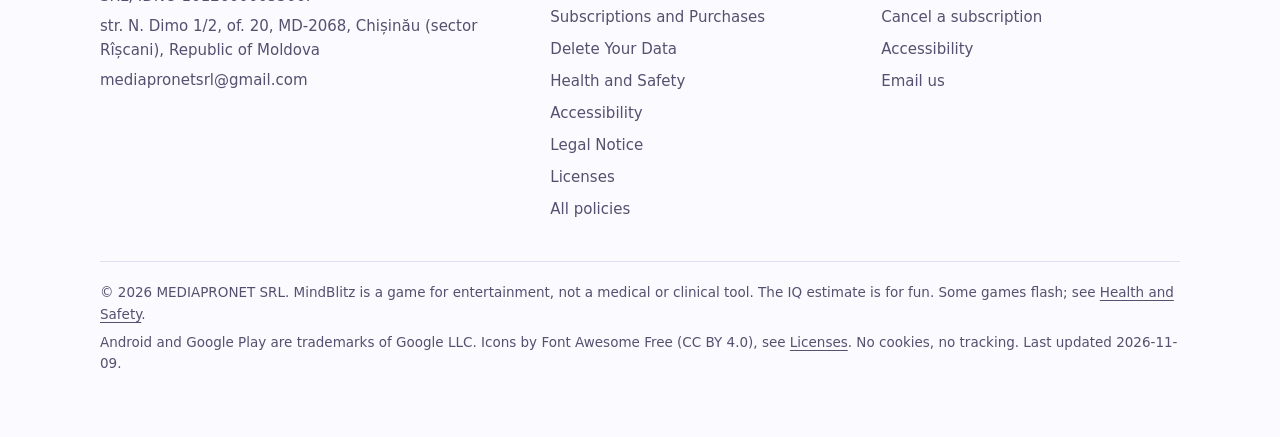
<file: privacy.html>
<!doctype html>
<html lang="en"><head><meta charset="utf-8"><meta name="viewport" content="width=device-width,initial-scale=1">
<meta http-equiv="Content-Security-Policy" content="default-src 'self'; script-src 'self'; style-src 'self'; img-src 'self'; font-src 'self'; connect-src 'none'; object-src 'none'; base-uri 'self'; form-action 'none'">
<meta name="referrer" content="strict-origin-when-cross-origin">
<title>Privacy Policy | MindBlitz</title><meta name="description" content="How the MindBlitz app, this website and our email handle information.">
<link rel="canonical" href="https://sergiupogor.github.io/mindblitz-app/privacy.html">
<meta name="color-scheme" content="dark light">
<meta name="theme-color" content="#0f0b1e" media="(prefers-color-scheme: dark)"><meta name="theme-color" content="#fbfaff" media="(prefers-color-scheme: light)">
<link rel="icon" href="assets/favicon.svg" type="image/svg+xml"><link rel="icon" href="assets/favicon.png" type="image/png" sizes="64x64"><link rel="apple-touch-icon" href="assets/icon-192.png">
<meta property="og:type" content="website"><meta property="og:site_name" content="MindBlitz"><meta property="og:title" content="Privacy Policy | MindBlitz">
<meta property="og:description" content="How the MindBlitz app, this website and our email handle information."><meta property="og:url" content="https://sergiupogor.github.io/mindblitz-app/privacy.html"><meta property="og:image" content="https://sergiupogor.github.io/mindblitz-app/assets/og.png">
<meta property="og:image:width" content="1024"><meta property="og:image:height" content="500"><meta property="og:image:alt" content="MindBlitz: brain games, IQ Challenge and a Daily Blitz">
<meta name="twitter:card" content="summary_large_image">
<link rel="stylesheet" href="styles.css"><script src="theme.js"></script>
</head>
<body class="doc"><a class="skip" href="#main">Skip to content</a><div class="wrap"><header class="top"><a class="brand" href="./" aria-label="MindBlitz home"><span class="mark"><img src="assets/favicon.svg" alt="" width="36" height="36"></span>MindBlitz</a>
<nav aria-label="Main"><a class="hide-sm" href="./#games">Games</a><a href="privacy.html" aria-current="page">Privacy</a><a href="support.html">Help</a>
<button type="button" class="theme" id="theme" aria-label="Switch theme" title="Switch theme"><svg class="ic moon" aria-hidden="true" focusable="false" viewBox="0 0 512 512"><path fill="currentColor" d="M256 0C114.6 0 0 114.6 0 256S114.6 512 256 512c68.8 0 131.3-27.2 177.3-71.4 7.3-7 9.4-17.9 5.3-27.1s-13.7-14.9-23.8-14.1c-4.9 .4-9.8 .6-14.8 .6-101.6 0-184-82.4-184-184 0-72.1 41.5-134.6 102.1-164.8 9.1-4.5 14.3-14.3 13.1-24.4S322.6 8.5 312.7 6.3C294.4 2.2 275.4 0 256 0z"/></svg><svg class="ic sun" aria-hidden="true" focusable="false" viewBox="0 0 576 512"><path fill="currentColor" d="M288-32c8.4 0 16.3 4.4 20.6 11.7L364.1 72.3 468.9 46c8.2-2 16.9 .4 22.8 6.3S500 67 498 75.1l-26.3 104.7 92.7 55.5c7.2 4.3 11.7 12.2 11.7 20.6s-4.4 16.3-11.7 20.6L471.7 332.1 498 436.8c2 8.2-.4 16.9-6.3 22.8S477 468 468.9 466l-104.7-26.3-55.5 92.7c-4.3 7.2-12.2 11.7-20.6 11.7s-16.3-4.4-20.6-11.7L211.9 439.7 107.2 466c-8.2 2-16.8-.4-22.8-6.3S76 445 78 436.8l26.2-104.7-92.6-55.5C4.4 272.2 0 264.4 0 256s4.4-16.3 11.7-20.6L104.3 179.9 78 75.1c-2-8.2 .3-16.8 6.3-22.8S99 44 107.2 46l104.7 26.2 55.5-92.6 1.8-2.6c4.5-5.7 11.4-9.1 18.8-9.1zm0 144a144 144 0 1 0 0 288 144 144 0 1 0 0-288zm0 240a96 96 0 1 1 0-192 96 96 0 1 1 0 192z"/></svg></button></nav></header>
<div class="doc-grid"><aside class="doc-side"><p id="side-h">MindBlitz policies</p><nav aria-labelledby="side-h"><ul><li><a href="privacy.html" aria-current="page">Privacy Policy</a></li><li><a href="terms.html">Terms of Use</a></li><li><a href="subscriptions.html">Subscriptions and Purchases</a></li><li><a href="data-deletion.html">Delete Your Data</a></li><li><a href="safety.html">Health and Safety</a></li><li><a href="accessibility.html">Accessibility</a></li><li><a href="support.html">Help and Support</a></li><li><a href="imprint.html">Legal Notice</a></li><li><a href="licenses.html">Licenses</a></li></ul></nav></aside>
<main id="main"><article class="legal">
<h1>Privacy Policy</h1>
<p class="eff">Last updated: 2026-11-09 · Version 2.1</p>
<p>This policy explains how the MindBlitz Android app, its website at <a href="https://sergiupogor.github.io/mindblitz-app/">https://sergiupogor.github.io/mindblitz-app/</a> and our support email handle information. MindBlitz is provided by MEDIAPRONET SRL (Societatea cu Răspundere Limitată MEDIAPRONET), a limited liability company registered in the Republic of Moldova with company ID (IDNO) 1012600005500 ("we", "us"), represented by its CEO, Serghei Pogor. Contact: <a href="mailto:mediapronetsrl@gmail.com">mediapronetsrl@gmail.com</a>.</p>
<h2 id="the-short-version">The short version</h2>
<ul><li>MindBlitz runs on your phone and works offline. The app itself has no permission to use the internet.</li><li>There are no MindBlitz accounts, no ads and no tracking.</li><li>Optional: if you sign in with Google Play Games, a copy of your progress is kept in your Google account as a cloud save, so you can get it back on a new phone. Google runs this service; we cannot see your save.</li><li>We do not collect, receive, sell or share personal data through the app.</li><li>Optional purchases are paid through Google Play. We never see your payment details, and your purchases are checked on your phone.</li><li>Your progress stays on your phone (and in your Play Games cloud save, if you use it) until you delete it. See <a href="data-deletion.html">Delete Your Data</a>.</li><li>If you email us, we use your message only to reply.</li></ul>
<h2 id="who-is-responsible">Who is responsible</h2>
<p>For the little personal data we do process (support emails, order records from Google Play and website hosting, described below), the controller is MEDIAPRONET SRL, str. N. Dimo 1/2, of. 20, MD-2068, Chișinău (sector Rîșcani), Republic of Moldova, <a href="mailto:mediapronetsrl@gmail.com">mediapronetsrl@gmail.com</a>. We have not appointed a data protection officer, because the law does not require one for what we do. Send any privacy question or request to the email address above.</p>
<h2 id="what-the-app-keeps-on-your-phone">What the app keeps on your phone</h2>
<p>The app saves the following in its private storage on your phone. It is never sent to us, and we cannot see it. If you use the Play Games cloud save, the same progress is also copied to your Google account (see Google Play Games and cloud save):</p>
<ul><li>Game scores, best scores, recent ratings, skill ratings, your Blitz IQ and its history, and your Brain Score</li><li>Daily Blitz results, your streak and an unfinished Blitz, so that it can resume</li><li>XP, Mind Level, badges and the stats shown in charts</li><li>IQ Challenge results, an unfinished test, and the name you type on the certificate, if you type one</li><li>Brain Teasers progress, stars and hints used</li><li>The player names and colours you last used in Duel</li><li>Your settings, such as sound, vibration and the reminder time</li><li>Your levels and stars in each game</li><li>An optional age range you choose stays on your device and only adjusts game pace (for example more time in timed games and how many levels start open). It is never sent anywhere and does not change your ratings or Blitz IQ. You can change it, or pick "Prefer not to say", on the Me tab at any time.</li><li>Whether you have Plus, your coin balance, the items you unlocked, and the purchase records Google Play passes to the app</li></ul>
<p>Android's own libraries also keep a few technical records in the app's storage, such as the schedule for refreshing the home-screen widgets. Generated sound files and the last result picture you shared are kept in the app's cache folder, which Android may clear at any time.</p>
<p>This information is under your control. Uninstalling the app, or clearing its storage in Android settings, removes it from your phone. It is never sent to us and we have no access to it, so we do not collect it or otherwise process it.</p>
<h2 id="what-the-app-does-not-do">What the app does not do</h2>
<ul><li>It does not use the internet itself. The app has no INTERNET permission. Google Play services on your phone does the network part for Google Play billing and Play Games.</li><li>It has no MindBlitz accounts. The only sign-in is the optional Google Play Games one described below.</li><li>It shows no ads and does not use the advertising ID.</li><li>It contains no analytics, crash-reporting or tracking software of ours. The Google Play Games library sends Google its own analytics and diagnostics, as described below.</li><li>It does not access your location, contacts, camera, microphone, photos or files.</li><li>It does not profile you or make automated decisions about you. Ratings, Blitz IQ, Brain Score, brain type and the IQ estimate are worked out on your phone, for the game only, and have no effect outside it.</li></ul>
<h2 id="permissions">Permissions</h2>
<p>The app uses these Android permissions, all of which work only on the phone:</p>
<ul><li><strong>Vibration (VIBRATE):</strong> a short buzz on right and wrong answers. You can turn it off on the Me tab.</li><li><strong>Notifications (POST_NOTIFICATIONS):</strong> only for the daily reminder, and only if you turn it on. Android asks you first.</li><li><strong>Run at startup (RECEIVE_BOOT_COMPLETED):</strong> sets the reminder and the widget refresh again after your phone restarts.</li><li><strong>Google Play billing (com.android.vending.BILLING):</strong> lets the app ask the Google Play Store app on your phone to show a purchase screen and to report your purchases. It does not give the app internet access.</li><li><strong>Keep awake, network state and foreground service (WAKE_LOCK, ACCESS_NETWORK_STATE, FOREGROUND_SERVICE):</strong> added by Android's WorkManager library, which keeps the home-screen widgets up to date. Network state only lets that library check whether a connection exists. None of these give the app internet access.</li></ul>
<h2 id="sharing-your-results">Sharing your results</h2>
<p>When you tap Share, the app makes a result picture or text on your phone, and Android's share menu sends it to the app you pick. Nothing is shared unless you tap Share and choose an app. Once you post something to another service, that service's own terms and privacy policy apply, and we have no control over it.</p>
<h2 id="reminder-and-widgets">Reminder and widgets</h2>
<p>The daily reminder is optional and off until you turn it on. It is scheduled on your phone; nothing is sent to us or to any server. The home-screen widgets show your streak and today's Blitz using the data already on your phone. You can turn the reminder off in the app and remove the widgets from your home screen at any time.</p>
<h2 id="google-play-games-and-cloud-save">Google Play Games and cloud save</h2>
<p>Signing in with Google Play Games is optional. The game works the same without it.</p>
<ul><li><strong>Signing in:</strong> you can sign in from the Cloud save card on the Me tab. If your phone already has a Play Games profile, Play Games may sign you in by itself when the app opens, and shows a "Welcome back" banner. Play Games then shares your Play Games gamer name and avatar with the app, which shows your name on the Cloud save card.</li><li><strong>Cloud save:</strong> while you are signed in, the app saves a copy of the progress listed above (scores, streaks, XP, badges, settings, coins and the rest) in Google Play Games Saved Games, in your Google account. It updates the copy when you leave the app or tap Save now. On a new phone, signing in brings your progress back. If this phone and the cloud save both have different progress, the app asks you which one to keep.</li><li><strong>Who runs it:</strong> Google provides Play Games as a separate controller, under the Google Privacy Policy (<a href="https://policies.google.com/privacy">https://policies.google.com/privacy</a>). Google encrypts this data in transit. We never receive your cloud save or your Google account details, and the app can only read and write its own save for the signed-in player. Google also collects analytics and diagnostics through the Play Games library to keep its service working, and keeps a record of your Play Games profile and activity under its own policy.</li><li><strong>Turning it off and deleting it:</strong> you can manage or delete your Play Games profile and the data Google keeps for each game in the Google Play Games app or at <a href="https://play.google.com/games/profile">https://play.google.com/games/profile</a>. Deleting the app does not delete the cloud save. See <a href="data-deletion.html">Delete Your Data</a>.</li></ul>
<h2 id="device-backups">Device backups</h2>
<p>If backup is turned on for your phone, Android may include the app's saved progress in your device backup, so that it comes back on a new phone. That backup is made and stored by Google (or your device maker) under your own account and its privacy policy. We cannot access it. You can turn backup off, or delete a backup, in your phone's settings.</p>
<h2 id="google-play">Google Play</h2>
<p>We distribute MindBlitz through Google Play. Google processes information when you download, update or rate apps, as described in the Google Privacy Policy (<a href="https://policies.google.com/privacy">https://policies.google.com/privacy</a>).</p>
<ul><li><strong>Ratings:</strong> the app may ask Google Play to show its rating dialog. Google Play shows that dialog and handles your answer. We see only the public rating and review, as on any Play listing.</li><li><strong>Crash and performance statistics:</strong> if you allowed your phone to share usage and diagnostics, Google may show us totals and crash reports without names in Play Console. We do not use them to identify anyone.</li></ul>
<h2 id="purchases">Purchases</h2>
<p>MindBlitz may offer an optional Plus subscription, a Plus Lifetime purchase and coin packs. <a href="subscriptions.html">Subscriptions and Purchases</a> explains the terms.</p>
<ul><li><strong>Google Play handles payment:</strong> when you buy something, Google Play collects and processes your payment details and billing information as a separate controller, under the Google Privacy Policy and the Google Payments Privacy Notice (<a href="https://payments.google.com/payments/apis-secure/get_legal_document?ldo=0&amp;ldt=privacynotice">https://payments.google.com/payments/apis-secure/get_legal_document?ldo=0&amp;ldt=privacynotice</a>). We never receive your card or bank details.</li><li><strong>On your phone:</strong> Google Play gives the app on your phone the product you bought, the purchase status and time, an order number and a purchase token. The app checks this on the phone and saves your Plus status and coin balance there. The app does not send any of it to us or to anyone else.</li><li><strong>In Play Console:</strong> Google gives us limited records of each order, such as the order number, product, price, date, country or region and status. We use them only to handle refunds and support requests, to prevent fraud and to keep our accounts. The legal bases are performing our contract with you and meeting our accounting and tax duties (Article 6(1)(b) and (c) of the GDPR). We keep these records for as long as accounting and tax law requires, and then delete them.</li></ul>
<h2 id="when-you-email-us">When you email us</h2>
<p>If you write to <a href="mailto:mediapronetsrl@gmail.com">mediapronetsrl@gmail.com</a>, we receive your email address, your name if you include it, your message and any attachments. We use them only to answer you and to deal with what you asked, such as a bug report or a privacy request.</p>
<p>The Feedback card on the Me tab (Report a bug, Suggest a feature, Send feedback) only opens your own email app with a draft addressed to us. The draft includes the app version, Android version, phone model and app language, so we can reproduce bugs. You see all of it and can edit or delete it, and nothing is sent unless you send the email yourself. The app itself still sends nothing.</p>
<ul><li><strong>Legal basis:</strong> taking the steps you ask for, and our legitimate interest in answering messages and keeping a record of them (Article 6(1)(b) and (f) of the GDPR, and the matching rules of Moldovan law).</li><li><strong>Email provider:</strong> our mailbox is run by Google (Gmail), which processes messages for us and may store them on servers outside the Republic of Moldova and the EU.</li><li><strong>How long:</strong> we delete support emails within 24 months after the conversation ends, unless we need them longer to deal with a legal claim or because the law requires it.</li></ul>
<p>Please do not send us sensitive information we have not asked for.</p>
<h2 id="this-website">This website</h2>
<p>This website is a set of static pages. It sets no cookies, has no analytics, no ads and no tracking, and loads no fonts, scripts or images from other companies.</p>
<ul><li><strong>Hosting:</strong> the site is hosted on GitHub Pages by GitHub, Inc. (USA). GitHub logs the IP address of every visitor for security purposes, whether or not the visitor has a GitHub account, and handles these logs under the GitHub General Privacy Statement (<a href="https://docs.github.com/en/site-policy/privacy-policies/github-general-privacy-statement">https://docs.github.com/en/site-policy/privacy-policies/github-general-privacy-statement</a>). We do not receive these logs. Our legal basis for using GitHub is our legitimate interest in running a secure, working website.</li><li><strong>Your browser:</strong> the light or dark theme you pick, and your best score in the demo game, are saved in your browser's local storage only so that the page remembers them. They never leave your browser, and you can remove them by clearing this site's data in your browser.</li><li><strong>Links:</strong> links to other websites, such as Google Play, take you to services with their own privacy policies.</li></ul>
<h2 id="international-transfers">International transfers</h2>
<p>The app itself transfers no data to us. If you use the Play Games cloud save, Google stores it on its servers, which may be in the United States and other countries. Our email provider (Google) and our website host (GitHub) may process data in the United States and other countries. Both describe the safeguards they use for such transfers, such as the EU-US Data Privacy Framework and the European Commission's standard contractual clauses, in their privacy statements.</p>
<h2 id="your-rights">Your rights</h2>
<p>Wherever you live, you can ask us what personal data we hold about you and ask us to correct or delete it. If the EU or UK General Data Protection Regulation (GDPR) or Moldovan law applies to you, you also have the right to:</p>
<ul><li>access your personal data and get a copy of it</li><li>have it corrected or deleted</li><li>restrict or object to its use, including use based on our legitimate interests</li><li>receive it in a portable format</li><li>withdraw consent at any time, where we rely on consent (we currently do not)</li><li>complain to a data protection authority</li></ul>
<p>We hold no personal data from the app, so most requests about app data are met by deleting it on your phone. For anything else, email us. We reply within one month, and may ask you to confirm your identity first. Using your rights is free.</p>
<h2 id="supervisory-authorities">Supervisory authorities</h2>
<p>You can complain to the data protection authority where you live, where you work, or where you think the law was broken. We would be grateful if you contacted us first, so that we can try to help.</p>
<ul><li><strong>Republic of Moldova:</strong> National Center for Personal Data Protection (NCPDP), <a href="https://datepersonale.md">https://datepersonale.md</a></li><li><strong>European Union and EEA:</strong> your national authority, listed by the European Data Protection Board at <a href="https://www.edpb.europa.eu/about-edpb/about-edpb/members_en">https://www.edpb.europa.eu/about-edpb/about-edpb/members_en</a></li><li><strong>United Kingdom:</strong> Information Commissioner's Office (ICO), <a href="https://ico.org.uk">https://ico.org.uk</a></li></ul>
<h2 id="republic-of-moldova">Republic of Moldova</h2>
<p>We are established in the Republic of Moldova. Our processing follows Law No. 195/2024 on the protection of personal data, which has applied since 23 August 2026 and replaced Law No. 133/2011.</p>
<h2 id="eu-and-uk-representative">EU and UK representative</h2>
<p>Our only processing of personal data is occasional (answering emails) and unlikely to put anyone at risk, so under Article 27(2) of the EU GDPR and of the UK GDPR we have not appointed a representative in the EU or the UK. You can always contact us directly.</p>
<h2 id="california">California</h2>
<p>We do not sell or share personal information, and we do not use it for targeted advertising. We do not collect sensitive personal information. We receive personal information only when people email us (identifiers such as an email address, and the content of the message) and, if they buy something, as order records from Google Play (commercial information such as the product, price and date). Our website host logs visitors' IP addresses as described above. We use this information only for the purposes in this policy. California residents may ask to know, correct or delete their personal information, and we will not treat anyone differently for doing so. Email us to make a request.</p>
<h2 id="brazil">Brazil</h2>
<p>If the Brazilian General Data Protection Law (LGPD) applies to you, you have the rights in its Article 18, including confirmation, access, correction, deletion and information about sharing. You can also complain to the National Data Protection Authority (ANPD).</p>
<h2 id="canada">Canada</h2>
<p>If Canada's Personal Information Protection and Electronic Documents Act (PIPEDA) applies to you, you can ask to access or correct your personal information, and complain to the Office of the Privacy Commissioner of Canada.</p>
<h2 id="children">Children</h2>
<p>MindBlitz is meant for people aged 13 and over and is not directed at children under 13. The app collects no personal information from anyone, of any age, so it collects none from children. A name typed into the app stays on the phone and is never sent to us (it is part of the Play Games cloud save only if the player signs in to Play Games, which Google's own age rules govern). Purchases need a Google account, and parents can require approval for purchases in Google Play's parental controls. If you believe a child under 13 has sent us personal information by email, contact us and we will delete it.</p>
<h2 id="security">Security</h2>
<p>Your progress stays in the app's private storage, which Android protects from other apps. A Play Games cloud save is protected by your Google account, so keep that account secure too. Please keep your phone secure with a screen lock. Content you share outside the app is outside our control.</p>
<h2 id="changes-to-this-policy">Changes to this policy</h2>
<p>If this policy changes, we will update this page and the date at the top. If a change is significant, for example if the app ever started to collect data, we will tell you in the app before it takes effect and, where the law requires it, ask for your consent. Previous versions are available on request.</p>
<h2 id="contact">Contact</h2>
<p>MEDIAPRONET SRL<br>Company ID (IDNO): 1012600005500<br>Registered address: str. N. Dimo 1/2, of. 20, MD-2068, Chișinău (sector Rîșcani), Republic of Moldova<br>Email: <a href="mailto:mediapronetsrl@gmail.com">mediapronetsrl@gmail.com</a></p>
</article></main></div></div>
<footer class="site"><div class="wrap"><div class="cols">
<div class="about"><a class="brand" href="./"><span class="mark"><img src="assets/favicon.svg" alt="" width="36" height="36"></span>MindBlitz</a>
<p>Quick puzzle games for fun, made by MEDIAPRONET SRL, IDNO 1012600005500.</p>
<p>str. N. Dimo 1/2, of. 20, MD-2068, Chișinău (sector Rîșcani), Republic of Moldova</p>
<p><a href="mailto:mediapronetsrl@gmail.com">mediapronetsrl@gmail.com</a></p></div>
<nav aria-label="Legal"><h2>Legal</h2><ul><li><a href="privacy.html">Privacy Policy</a></li><li><a href="terms.html">Terms of Use</a></li><li><a href="subscriptions.html">Subscriptions and Purchases</a></li><li><a href="data-deletion.html">Delete Your Data</a></li><li><a href="safety.html">Health and Safety</a></li><li><a href="accessibility.html">Accessibility</a></li><li><a href="imprint.html">Legal Notice</a></li><li><a href="licenses.html">Licenses</a></li><li><a href="legal.html">All policies</a></li></ul></nav>
<nav aria-label="Help"><h2>Help</h2><ul><li><a href="support.html">Help and Support</a></li><li><a href="data-deletion.html">Delete your data</a></li><li><a href="subscriptions.html#how-to-cancel">Cancel a subscription</a></li><li><a href="accessibility.html">Accessibility</a></li><li><a href="mailto:mediapronetsrl@gmail.com">Email us</a></li></ul></nav>
</div>
<div class="fine"><p>© 2026 MEDIAPRONET SRL. MindBlitz is a game for entertainment, not a medical or clinical tool. The IQ estimate is for fun. Some games flash; see <a href="safety.html">Health and Safety</a>.</p>
<p>Android and Google Play are trademarks of Google LLC. Icons by Font Awesome Free (CC BY 4.0), see <a href="licenses.html">Licenses</a>. No cookies, no tracking. Last updated 2026-11-09.</p></div>
</div></footer>
</body></html>
</file>
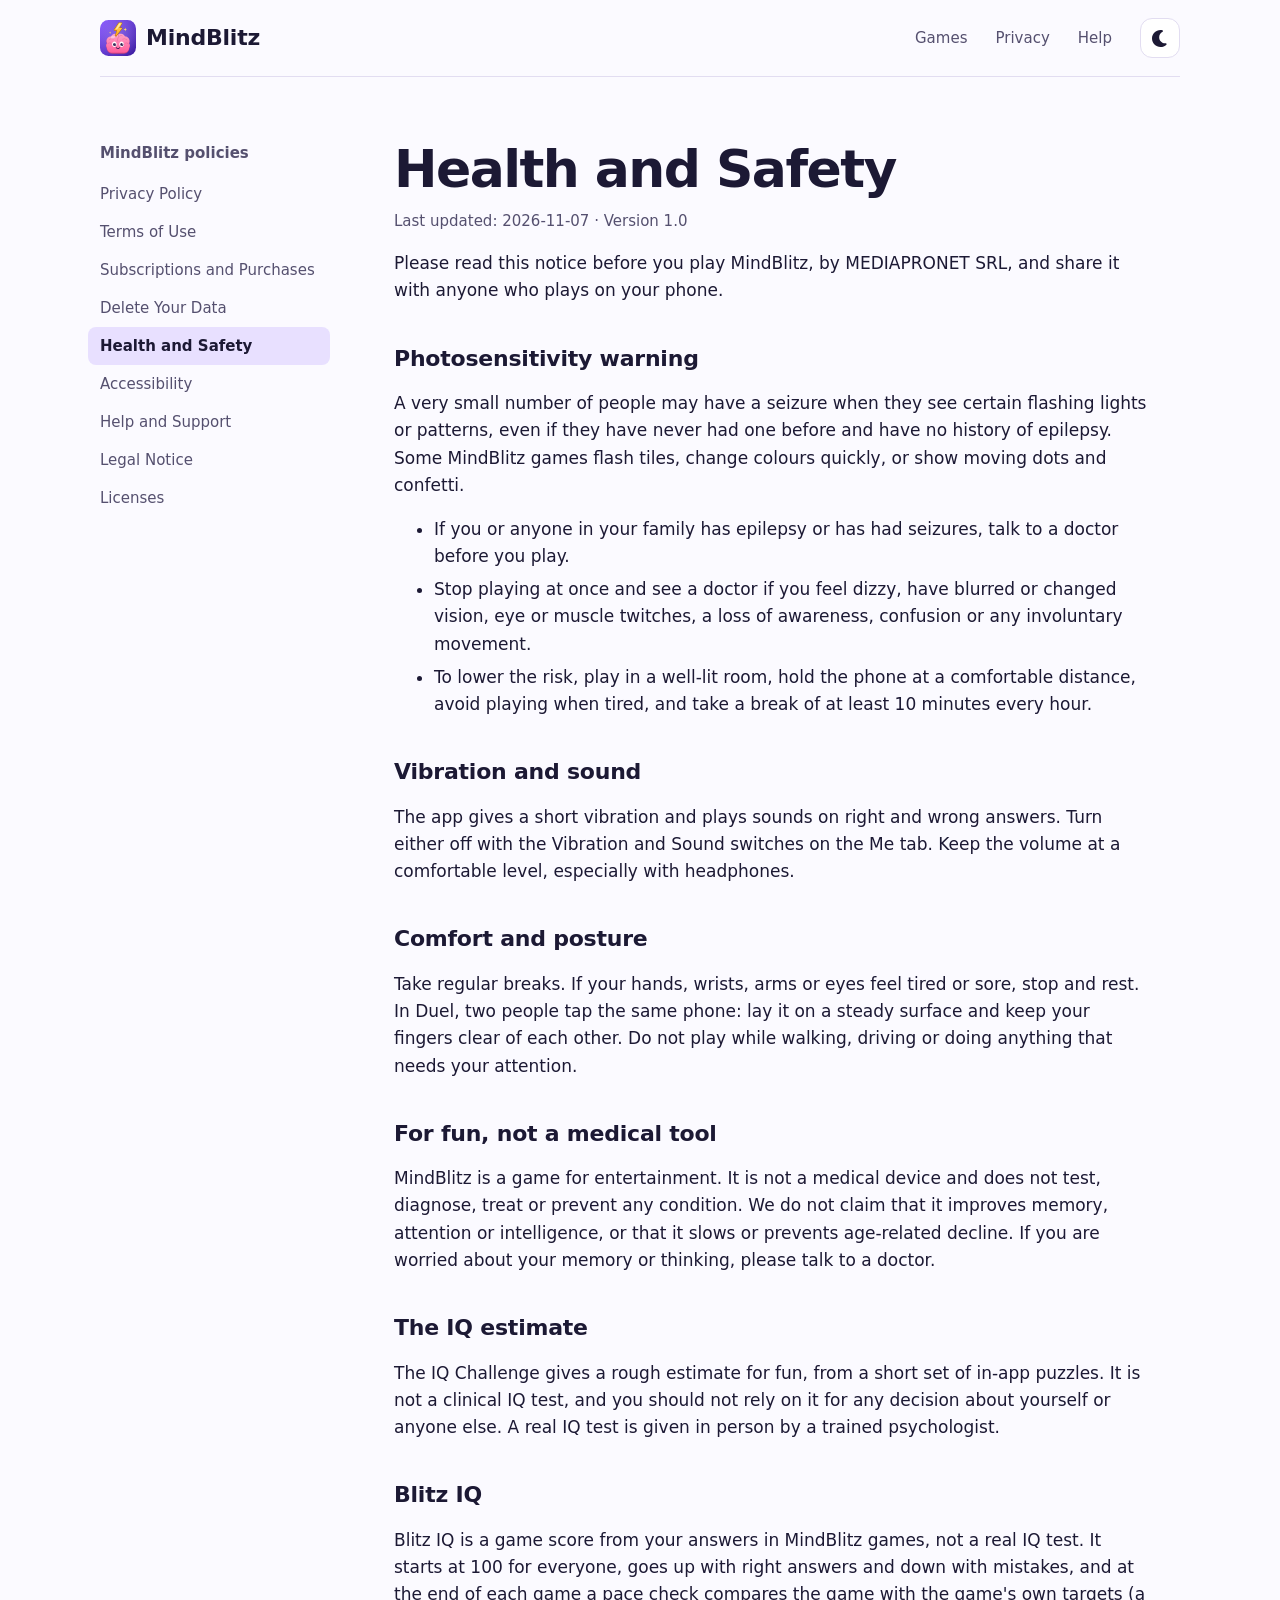
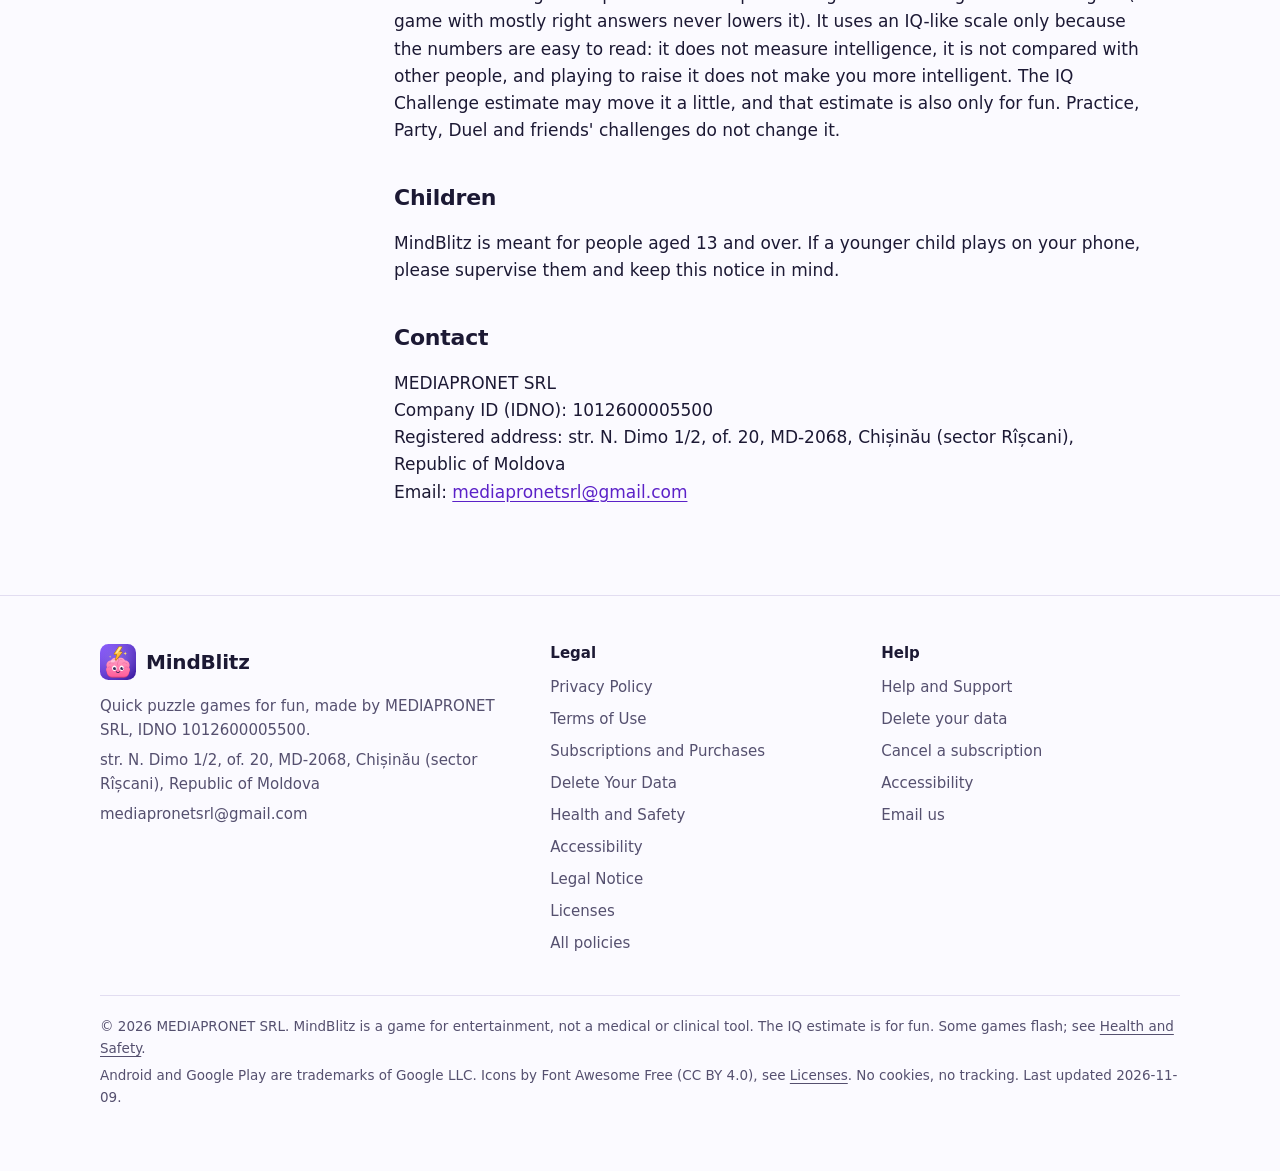
<file: safety.html>
<!doctype html>
<html lang="en"><head><meta charset="utf-8"><meta name="viewport" content="width=device-width,initial-scale=1">
<meta http-equiv="Content-Security-Policy" content="default-src 'self'; script-src 'self'; style-src 'self'; img-src 'self'; font-src 'self'; connect-src 'none'; object-src 'none'; base-uri 'self'; form-action 'none'">
<meta name="referrer" content="strict-origin-when-cross-origin">
<title>Health and Safety | MindBlitz</title><meta name="description" content="Photosensitivity warning, vibration and the IQ estimate.">
<link rel="canonical" href="https://sergiupogor.github.io/mindblitz-app/safety.html">
<meta name="color-scheme" content="dark light">
<meta name="theme-color" content="#0f0b1e" media="(prefers-color-scheme: dark)"><meta name="theme-color" content="#fbfaff" media="(prefers-color-scheme: light)">
<link rel="icon" href="assets/favicon.svg" type="image/svg+xml"><link rel="icon" href="assets/favicon.png" type="image/png" sizes="64x64"><link rel="apple-touch-icon" href="assets/icon-192.png">
<meta property="og:type" content="website"><meta property="og:site_name" content="MindBlitz"><meta property="og:title" content="Health and Safety | MindBlitz">
<meta property="og:description" content="Photosensitivity warning, vibration and the IQ estimate."><meta property="og:url" content="https://sergiupogor.github.io/mindblitz-app/safety.html"><meta property="og:image" content="https://sergiupogor.github.io/mindblitz-app/assets/og.png">
<meta property="og:image:width" content="1024"><meta property="og:image:height" content="500"><meta property="og:image:alt" content="MindBlitz: brain games, IQ Challenge and a Daily Blitz">
<meta name="twitter:card" content="summary_large_image">
<link rel="stylesheet" href="styles.css"><script src="theme.js"></script>
</head>
<body class="doc"><a class="skip" href="#main">Skip to content</a><div class="wrap"><header class="top"><a class="brand" href="./" aria-label="MindBlitz home"><span class="mark"><img src="assets/favicon.svg" alt="" width="36" height="36"></span>MindBlitz</a>
<nav aria-label="Main"><a class="hide-sm" href="./#games">Games</a><a href="privacy.html">Privacy</a><a href="support.html">Help</a>
<button type="button" class="theme" id="theme" aria-label="Switch theme" title="Switch theme"><svg class="ic moon" aria-hidden="true" focusable="false" viewBox="0 0 512 512"><path fill="currentColor" d="M256 0C114.6 0 0 114.6 0 256S114.6 512 256 512c68.8 0 131.3-27.2 177.3-71.4 7.3-7 9.4-17.9 5.3-27.1s-13.7-14.9-23.8-14.1c-4.9 .4-9.8 .6-14.8 .6-101.6 0-184-82.4-184-184 0-72.1 41.5-134.6 102.1-164.8 9.1-4.5 14.3-14.3 13.1-24.4S322.6 8.5 312.7 6.3C294.4 2.2 275.4 0 256 0z"/></svg><svg class="ic sun" aria-hidden="true" focusable="false" viewBox="0 0 576 512"><path fill="currentColor" d="M288-32c8.4 0 16.3 4.4 20.6 11.7L364.1 72.3 468.9 46c8.2-2 16.9 .4 22.8 6.3S500 67 498 75.1l-26.3 104.7 92.7 55.5c7.2 4.3 11.7 12.2 11.7 20.6s-4.4 16.3-11.7 20.6L471.7 332.1 498 436.8c2 8.2-.4 16.9-6.3 22.8S477 468 468.9 466l-104.7-26.3-55.5 92.7c-4.3 7.2-12.2 11.7-20.6 11.7s-16.3-4.4-20.6-11.7L211.9 439.7 107.2 466c-8.2 2-16.8-.4-22.8-6.3S76 445 78 436.8l26.2-104.7-92.6-55.5C4.4 272.2 0 264.4 0 256s4.4-16.3 11.7-20.6L104.3 179.9 78 75.1c-2-8.2 .3-16.8 6.3-22.8S99 44 107.2 46l104.7 26.2 55.5-92.6 1.8-2.6c4.5-5.7 11.4-9.1 18.8-9.1zm0 144a144 144 0 1 0 0 288 144 144 0 1 0 0-288zm0 240a96 96 0 1 1 0-192 96 96 0 1 1 0 192z"/></svg></button></nav></header>
<div class="doc-grid"><aside class="doc-side"><p id="side-h">MindBlitz policies</p><nav aria-labelledby="side-h"><ul><li><a href="privacy.html">Privacy Policy</a></li><li><a href="terms.html">Terms of Use</a></li><li><a href="subscriptions.html">Subscriptions and Purchases</a></li><li><a href="data-deletion.html">Delete Your Data</a></li><li><a href="safety.html" aria-current="page">Health and Safety</a></li><li><a href="accessibility.html">Accessibility</a></li><li><a href="support.html">Help and Support</a></li><li><a href="imprint.html">Legal Notice</a></li><li><a href="licenses.html">Licenses</a></li></ul></nav></aside>
<main id="main"><article class="legal">
<h1>Health and Safety</h1>
<p class="eff">Last updated: 2026-11-07 · Version 1.0</p>
<p>Please read this notice before you play MindBlitz, by MEDIAPRONET SRL, and share it with anyone who plays on your phone.</p>
<h2 id="photosensitivity-warning">Photosensitivity warning</h2>
<p>A very small number of people may have a seizure when they see certain flashing lights or patterns, even if they have never had one before and have no history of epilepsy. Some MindBlitz games flash tiles, change colours quickly, or show moving dots and confetti.</p>
<ul><li>If you or anyone in your family has epilepsy or has had seizures, talk to a doctor before you play.</li><li>Stop playing at once and see a doctor if you feel dizzy, have blurred or changed vision, eye or muscle twitches, a loss of awareness, confusion or any involuntary movement.</li><li>To lower the risk, play in a well-lit room, hold the phone at a comfortable distance, avoid playing when tired, and take a break of at least 10 minutes every hour.</li></ul>
<h2 id="vibration-and-sound">Vibration and sound</h2>
<p>The app gives a short vibration and plays sounds on right and wrong answers. Turn either off with the Vibration and Sound switches on the Me tab. Keep the volume at a comfortable level, especially with headphones.</p>
<h2 id="comfort-and-posture">Comfort and posture</h2>
<p>Take regular breaks. If your hands, wrists, arms or eyes feel tired or sore, stop and rest. In Duel, two people tap the same phone: lay it on a steady surface and keep your fingers clear of each other. Do not play while walking, driving or doing anything that needs your attention.</p>
<h2 id="for-fun-not-a-medical-tool">For fun, not a medical tool</h2>
<p>MindBlitz is a game for entertainment. It is not a medical device and does not test, diagnose, treat or prevent any condition. We do not claim that it improves memory, attention or intelligence, or that it slows or prevents age-related decline. If you are worried about your memory or thinking, please talk to a doctor.</p>
<h2 id="the-iq-estimate">The IQ estimate</h2>
<p>The IQ Challenge gives a rough estimate for fun, from a short set of in-app puzzles. It is not a clinical IQ test, and you should not rely on it for any decision about yourself or anyone else. A real IQ test is given in person by a trained psychologist.</p>
<h2 id="blitz-iq">Blitz IQ</h2>
<p>Blitz IQ is a game score from your answers in MindBlitz games, not a real IQ test. It starts at 100 for everyone, goes up with right answers and down with mistakes, and at the end of each game a pace check compares the game with the game's own targets (a game with mostly right answers never lowers it). It uses an IQ-like scale only because the numbers are easy to read: it does not measure intelligence, it is not compared with other people, and playing to raise it does not make you more intelligent. The IQ Challenge estimate may move it a little, and that estimate is also only for fun. Practice, Party, Duel and friends' challenges do not change it.</p>
<h2 id="children">Children</h2>
<p>MindBlitz is meant for people aged 13 and over. If a younger child plays on your phone, please supervise them and keep this notice in mind.</p>
<h2 id="contact">Contact</h2>
<p>MEDIAPRONET SRL<br>Company ID (IDNO): 1012600005500<br>Registered address: str. N. Dimo 1/2, of. 20, MD-2068, Chișinău (sector Rîșcani), Republic of Moldova<br>Email: <a href="mailto:mediapronetsrl@gmail.com">mediapronetsrl@gmail.com</a></p>
</article></main></div></div>
<footer class="site"><div class="wrap"><div class="cols">
<div class="about"><a class="brand" href="./"><span class="mark"><img src="assets/favicon.svg" alt="" width="36" height="36"></span>MindBlitz</a>
<p>Quick puzzle games for fun, made by MEDIAPRONET SRL, IDNO 1012600005500.</p>
<p>str. N. Dimo 1/2, of. 20, MD-2068, Chișinău (sector Rîșcani), Republic of Moldova</p>
<p><a href="mailto:mediapronetsrl@gmail.com">mediapronetsrl@gmail.com</a></p></div>
<nav aria-label="Legal"><h2>Legal</h2><ul><li><a href="privacy.html">Privacy Policy</a></li><li><a href="terms.html">Terms of Use</a></li><li><a href="subscriptions.html">Subscriptions and Purchases</a></li><li><a href="data-deletion.html">Delete Your Data</a></li><li><a href="safety.html">Health and Safety</a></li><li><a href="accessibility.html">Accessibility</a></li><li><a href="imprint.html">Legal Notice</a></li><li><a href="licenses.html">Licenses</a></li><li><a href="legal.html">All policies</a></li></ul></nav>
<nav aria-label="Help"><h2>Help</h2><ul><li><a href="support.html">Help and Support</a></li><li><a href="data-deletion.html">Delete your data</a></li><li><a href="subscriptions.html#how-to-cancel">Cancel a subscription</a></li><li><a href="accessibility.html">Accessibility</a></li><li><a href="mailto:mediapronetsrl@gmail.com">Email us</a></li></ul></nav>
</div>
<div class="fine"><p>© 2026 MEDIAPRONET SRL. MindBlitz is a game for entertainment, not a medical or clinical tool. The IQ estimate is for fun. Some games flash; see <a href="safety.html">Health and Safety</a>.</p>
<p>Android and Google Play are trademarks of Google LLC. Icons by Font Awesome Free (CC BY 4.0), see <a href="licenses.html">Licenses</a>. No cookies, no tracking. Last updated 2026-11-09.</p></div>
</div></footer>
</body></html>
</file>
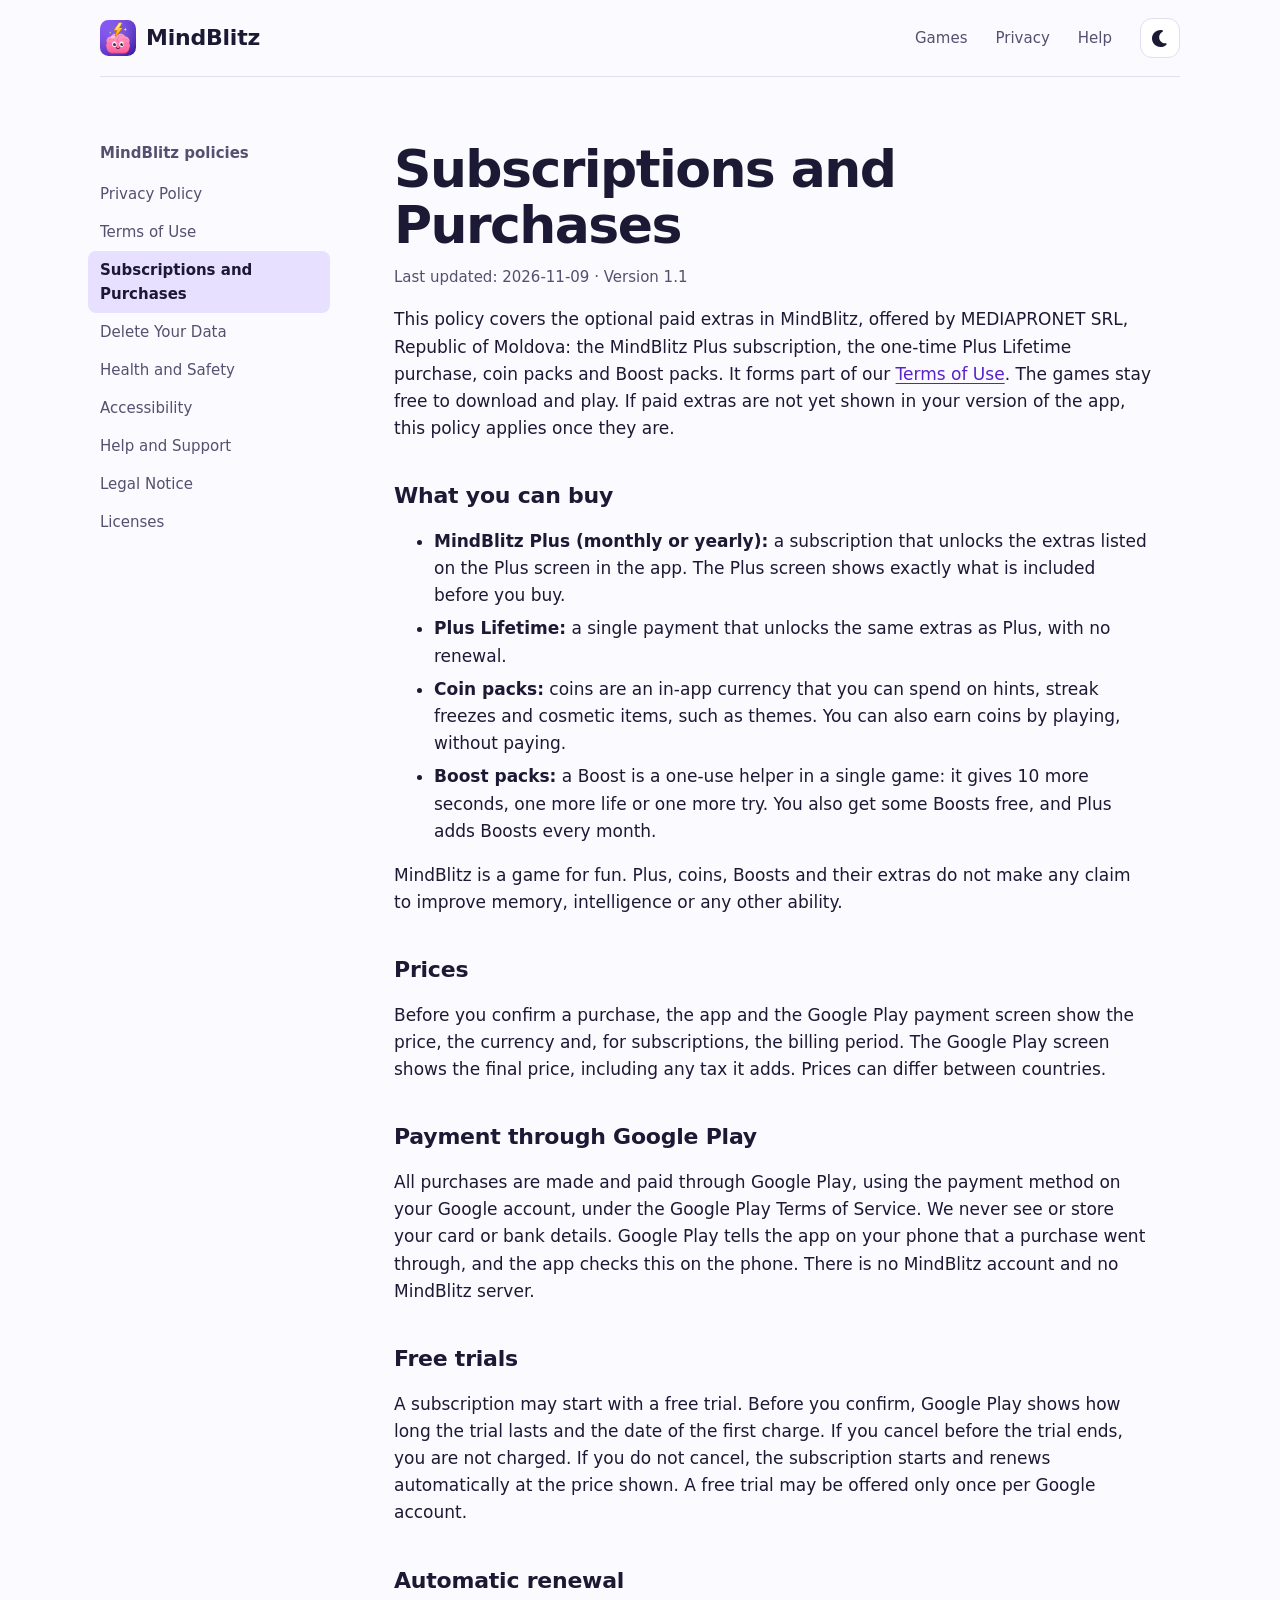
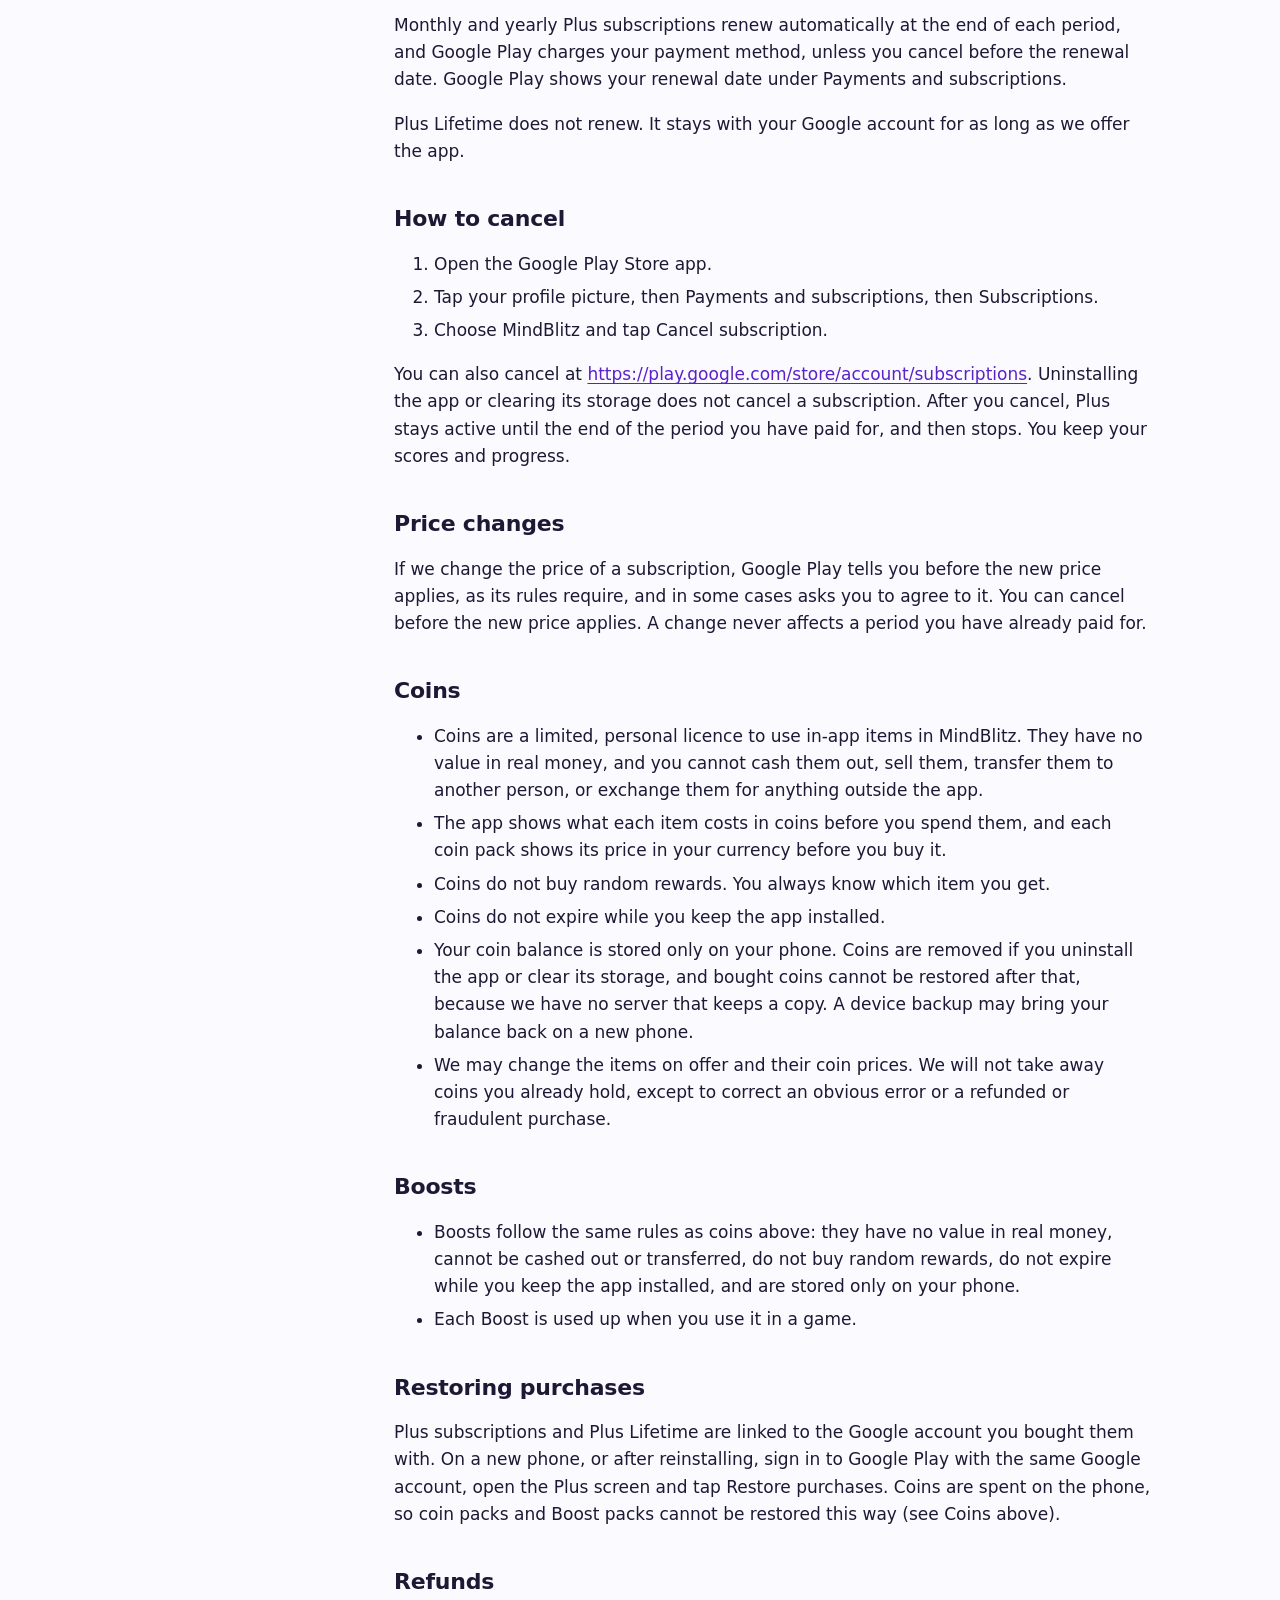
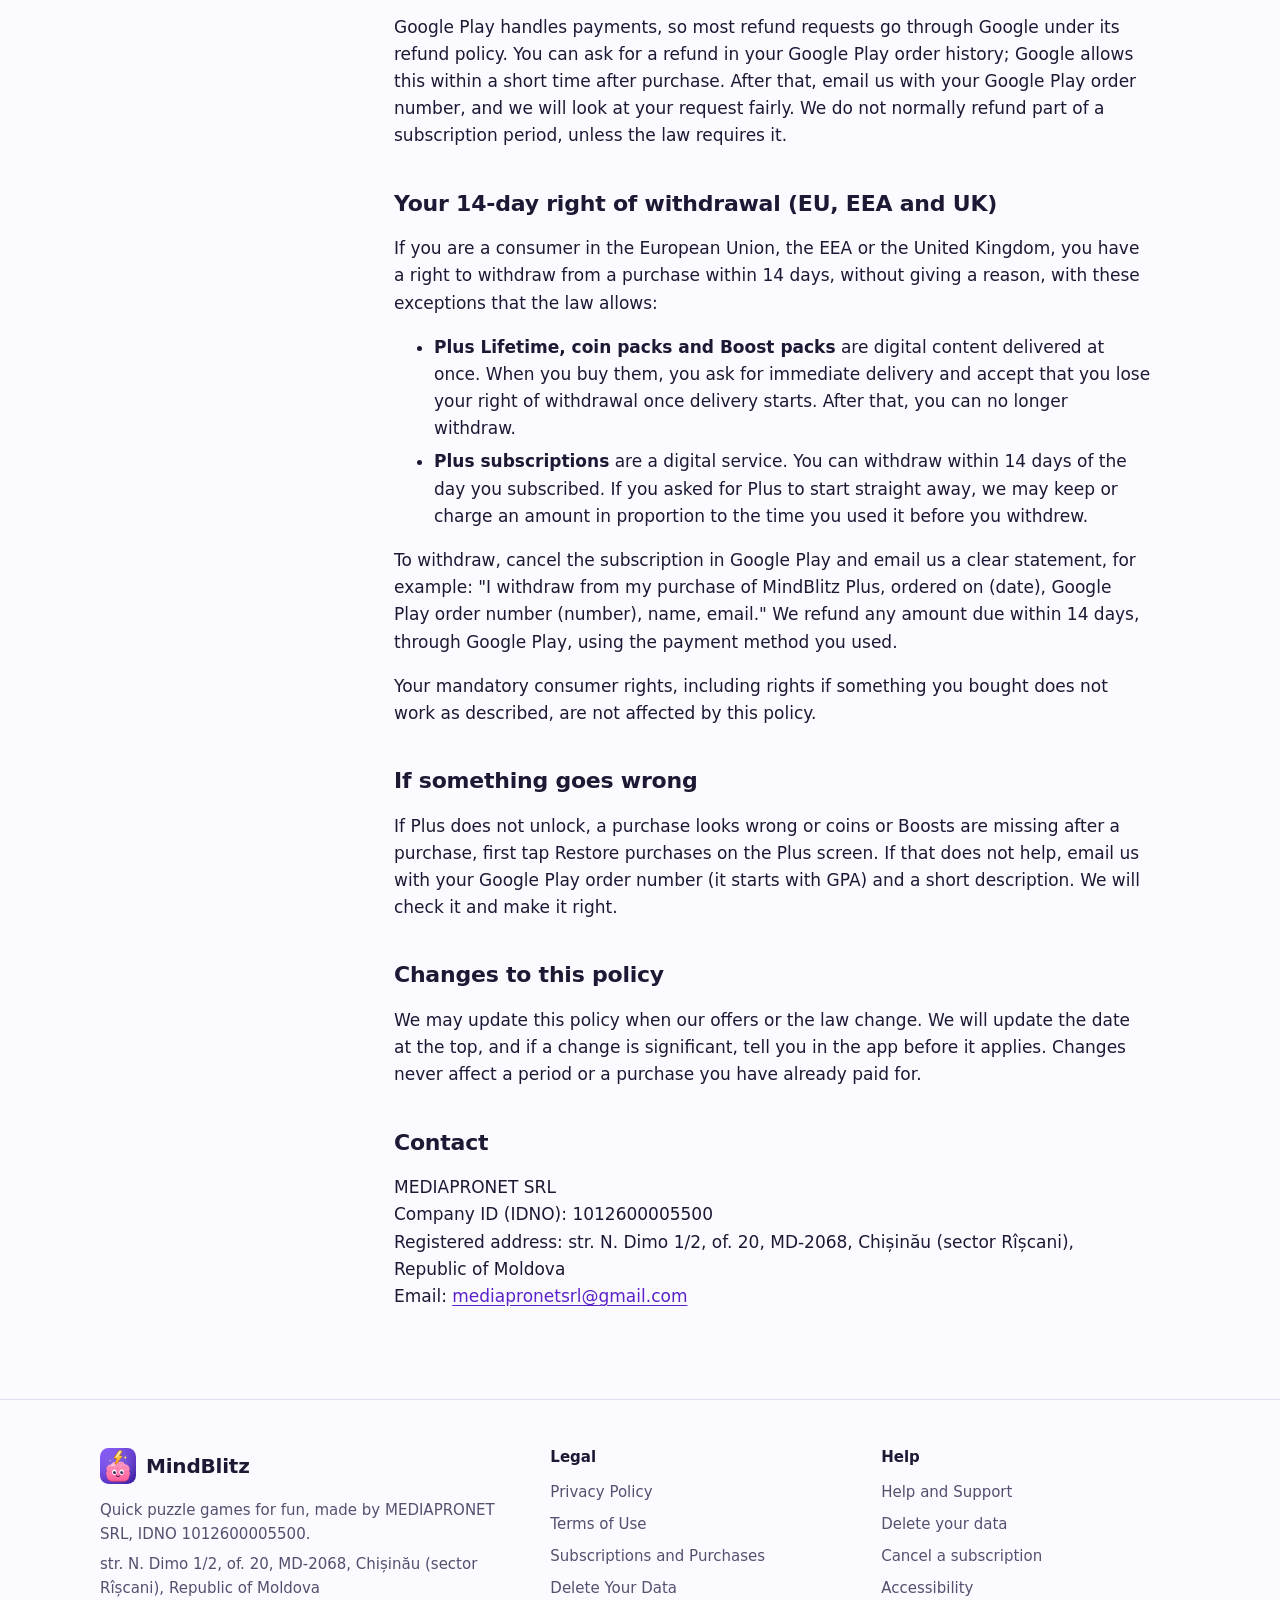
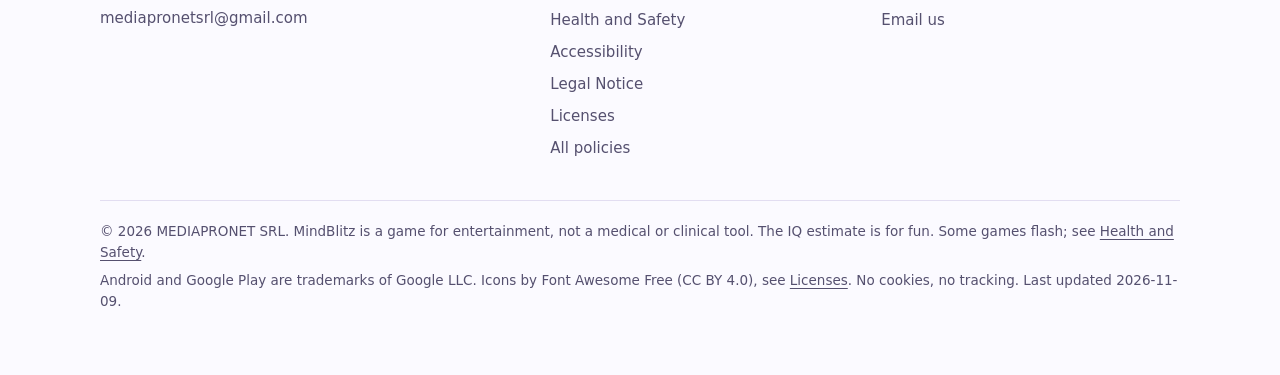
<file: subscriptions.html>
<!doctype html>
<html lang="en"><head><meta charset="utf-8"><meta name="viewport" content="width=device-width,initial-scale=1">
<meta http-equiv="Content-Security-Policy" content="default-src 'self'; script-src 'self'; style-src 'self'; img-src 'self'; font-src 'self'; connect-src 'none'; object-src 'none'; base-uri 'self'; form-action 'none'">
<meta name="referrer" content="strict-origin-when-cross-origin">
<title>Subscriptions and Purchases | MindBlitz</title><meta name="description" content="MindBlitz Plus, coins, renewal, cancelling, refunds and your right of withdrawal.">
<link rel="canonical" href="https://sergiupogor.github.io/mindblitz-app/subscriptions.html">
<meta name="color-scheme" content="dark light">
<meta name="theme-color" content="#0f0b1e" media="(prefers-color-scheme: dark)"><meta name="theme-color" content="#fbfaff" media="(prefers-color-scheme: light)">
<link rel="icon" href="assets/favicon.svg" type="image/svg+xml"><link rel="icon" href="assets/favicon.png" type="image/png" sizes="64x64"><link rel="apple-touch-icon" href="assets/icon-192.png">
<meta property="og:type" content="website"><meta property="og:site_name" content="MindBlitz"><meta property="og:title" content="Subscriptions and Purchases | MindBlitz">
<meta property="og:description" content="MindBlitz Plus, coins, renewal, cancelling, refunds and your right of withdrawal."><meta property="og:url" content="https://sergiupogor.github.io/mindblitz-app/subscriptions.html"><meta property="og:image" content="https://sergiupogor.github.io/mindblitz-app/assets/og.png">
<meta property="og:image:width" content="1024"><meta property="og:image:height" content="500"><meta property="og:image:alt" content="MindBlitz: brain games, IQ Challenge and a Daily Blitz">
<meta name="twitter:card" content="summary_large_image">
<link rel="stylesheet" href="styles.css"><script src="theme.js"></script>
</head>
<body class="doc"><a class="skip" href="#main">Skip to content</a><div class="wrap"><header class="top"><a class="brand" href="./" aria-label="MindBlitz home"><span class="mark"><img src="assets/favicon.svg" alt="" width="36" height="36"></span>MindBlitz</a>
<nav aria-label="Main"><a class="hide-sm" href="./#games">Games</a><a href="privacy.html">Privacy</a><a href="support.html">Help</a>
<button type="button" class="theme" id="theme" aria-label="Switch theme" title="Switch theme"><svg class="ic moon" aria-hidden="true" focusable="false" viewBox="0 0 512 512"><path fill="currentColor" d="M256 0C114.6 0 0 114.6 0 256S114.6 512 256 512c68.8 0 131.3-27.2 177.3-71.4 7.3-7 9.4-17.9 5.3-27.1s-13.7-14.9-23.8-14.1c-4.9 .4-9.8 .6-14.8 .6-101.6 0-184-82.4-184-184 0-72.1 41.5-134.6 102.1-164.8 9.1-4.5 14.3-14.3 13.1-24.4S322.6 8.5 312.7 6.3C294.4 2.2 275.4 0 256 0z"/></svg><svg class="ic sun" aria-hidden="true" focusable="false" viewBox="0 0 576 512"><path fill="currentColor" d="M288-32c8.4 0 16.3 4.4 20.6 11.7L364.1 72.3 468.9 46c8.2-2 16.9 .4 22.8 6.3S500 67 498 75.1l-26.3 104.7 92.7 55.5c7.2 4.3 11.7 12.2 11.7 20.6s-4.4 16.3-11.7 20.6L471.7 332.1 498 436.8c2 8.2-.4 16.9-6.3 22.8S477 468 468.9 466l-104.7-26.3-55.5 92.7c-4.3 7.2-12.2 11.7-20.6 11.7s-16.3-4.4-20.6-11.7L211.9 439.7 107.2 466c-8.2 2-16.8-.4-22.8-6.3S76 445 78 436.8l26.2-104.7-92.6-55.5C4.4 272.2 0 264.4 0 256s4.4-16.3 11.7-20.6L104.3 179.9 78 75.1c-2-8.2 .3-16.8 6.3-22.8S99 44 107.2 46l104.7 26.2 55.5-92.6 1.8-2.6c4.5-5.7 11.4-9.1 18.8-9.1zm0 144a144 144 0 1 0 0 288 144 144 0 1 0 0-288zm0 240a96 96 0 1 1 0-192 96 96 0 1 1 0 192z"/></svg></button></nav></header>
<div class="doc-grid"><aside class="doc-side"><p id="side-h">MindBlitz policies</p><nav aria-labelledby="side-h"><ul><li><a href="privacy.html">Privacy Policy</a></li><li><a href="terms.html">Terms of Use</a></li><li><a href="subscriptions.html" aria-current="page">Subscriptions and Purchases</a></li><li><a href="data-deletion.html">Delete Your Data</a></li><li><a href="safety.html">Health and Safety</a></li><li><a href="accessibility.html">Accessibility</a></li><li><a href="support.html">Help and Support</a></li><li><a href="imprint.html">Legal Notice</a></li><li><a href="licenses.html">Licenses</a></li></ul></nav></aside>
<main id="main"><article class="legal">
<h1>Subscriptions and Purchases</h1>
<p class="eff">Last updated: 2026-11-09 · Version 1.1</p>
<p>This policy covers the optional paid extras in MindBlitz, offered by MEDIAPRONET SRL, Republic of Moldova: the MindBlitz Plus subscription, the one-time Plus Lifetime purchase, coin packs and Boost packs. It forms part of our <a href="terms.html">Terms of Use</a>. The games stay free to download and play. If paid extras are not yet shown in your version of the app, this policy applies once they are.</p>
<h2 id="what-you-can-buy">What you can buy</h2>
<ul><li><strong>MindBlitz Plus (monthly or yearly):</strong> a subscription that unlocks the extras listed on the Plus screen in the app. The Plus screen shows exactly what is included before you buy.</li><li><strong>Plus Lifetime:</strong> a single payment that unlocks the same extras as Plus, with no renewal.</li><li><strong>Coin packs:</strong> coins are an in-app currency that you can spend on hints, streak freezes and cosmetic items, such as themes. You can also earn coins by playing, without paying.</li><li><strong>Boost packs:</strong> a Boost is a one-use helper in a single game: it gives 10 more seconds, one more life or one more try. You also get some Boosts free, and Plus adds Boosts every month.</li></ul>
<p>MindBlitz is a game for fun. Plus, coins, Boosts and their extras do not make any claim to improve memory, intelligence or any other ability.</p>
<h2 id="prices">Prices</h2>
<p>Before you confirm a purchase, the app and the Google Play payment screen show the price, the currency and, for subscriptions, the billing period. The Google Play screen shows the final price, including any tax it adds. Prices can differ between countries.</p>
<h2 id="payment-through-google-play">Payment through Google Play</h2>
<p>All purchases are made and paid through Google Play, using the payment method on your Google account, under the Google Play Terms of Service. We never see or store your card or bank details. Google Play tells the app on your phone that a purchase went through, and the app checks this on the phone. There is no MindBlitz account and no MindBlitz server.</p>
<h2 id="free-trials">Free trials</h2>
<p>A subscription may start with a free trial. Before you confirm, Google Play shows how long the trial lasts and the date of the first charge. If you cancel before the trial ends, you are not charged. If you do not cancel, the subscription starts and renews automatically at the price shown. A free trial may be offered only once per Google account.</p>
<h2 id="automatic-renewal">Automatic renewal</h2>
<p>Monthly and yearly Plus subscriptions renew automatically at the end of each period, and Google Play charges your payment method, unless you cancel before the renewal date. Google Play shows your renewal date under Payments and subscriptions.</p>
<p>Plus Lifetime does not renew. It stays with your Google account for as long as we offer the app.</p>
<h2 id="how-to-cancel">How to cancel</h2>
<ol><li>Open the Google Play Store app.</li><li>Tap your profile picture, then Payments and subscriptions, then Subscriptions.</li><li>Choose MindBlitz and tap Cancel subscription.</li></ol>
<p>You can also cancel at <a href="https://play.google.com/store/account/subscriptions">https://play.google.com/store/account/subscriptions</a>. Uninstalling the app or clearing its storage does not cancel a subscription. After you cancel, Plus stays active until the end of the period you have paid for, and then stops. You keep your scores and progress.</p>
<h2 id="price-changes">Price changes</h2>
<p>If we change the price of a subscription, Google Play tells you before the new price applies, as its rules require, and in some cases asks you to agree to it. You can cancel before the new price applies. A change never affects a period you have already paid for.</p>
<h2 id="coins">Coins</h2>
<ul><li>Coins are a limited, personal licence to use in-app items in MindBlitz. They have no value in real money, and you cannot cash them out, sell them, transfer them to another person, or exchange them for anything outside the app.</li><li>The app shows what each item costs in coins before you spend them, and each coin pack shows its price in your currency before you buy it.</li><li>Coins do not buy random rewards. You always know which item you get.</li><li>Coins do not expire while you keep the app installed.</li><li>Your coin balance is stored only on your phone. Coins are removed if you uninstall the app or clear its storage, and bought coins cannot be restored after that, because we have no server that keeps a copy. A device backup may bring your balance back on a new phone.</li><li>We may change the items on offer and their coin prices. We will not take away coins you already hold, except to correct an obvious error or a refunded or fraudulent purchase.</li></ul>
<h2 id="boosts">Boosts</h2>
<ul><li>Boosts follow the same rules as coins above: they have no value in real money, cannot be cashed out or transferred, do not buy random rewards, do not expire while you keep the app installed, and are stored only on your phone.</li><li>Each Boost is used up when you use it in a game.</li></ul>
<h2 id="restoring-purchases">Restoring purchases</h2>
<p>Plus subscriptions and Plus Lifetime are linked to the Google account you bought them with. On a new phone, or after reinstalling, sign in to Google Play with the same Google account, open the Plus screen and tap Restore purchases. Coins are spent on the phone, so coin packs and Boost packs cannot be restored this way (see Coins above).</p>
<h2 id="refunds">Refunds</h2>
<p>Google Play handles payments, so most refund requests go through Google under its refund policy. You can ask for a refund in your Google Play order history; Google allows this within a short time after purchase. After that, email us with your Google Play order number, and we will look at your request fairly. We do not normally refund part of a subscription period, unless the law requires it.</p>
<h2 id="your-14-day-right-of-withdrawal-eu-eea-and-uk">Your 14-day right of withdrawal (EU, EEA and UK)</h2>
<p>If you are a consumer in the European Union, the EEA or the United Kingdom, you have a right to withdraw from a purchase within 14 days, without giving a reason, with these exceptions that the law allows:</p>
<ul><li><strong>Plus Lifetime, coin packs and Boost packs</strong> are digital content delivered at once. When you buy them, you ask for immediate delivery and accept that you lose your right of withdrawal once delivery starts. After that, you can no longer withdraw.</li><li><strong>Plus subscriptions</strong> are a digital service. You can withdraw within 14 days of the day you subscribed. If you asked for Plus to start straight away, we may keep or charge an amount in proportion to the time you used it before you withdrew.</li></ul>
<p>To withdraw, cancel the subscription in Google Play and email us a clear statement, for example: "I withdraw from my purchase of MindBlitz Plus, ordered on (date), Google Play order number (number), name, email." We refund any amount due within 14 days, through Google Play, using the payment method you used.</p>
<p>Your mandatory consumer rights, including rights if something you bought does not work as described, are not affected by this policy.</p>
<h2 id="if-something-goes-wrong">If something goes wrong</h2>
<p>If Plus does not unlock, a purchase looks wrong or coins or Boosts are missing after a purchase, first tap Restore purchases on the Plus screen. If that does not help, email us with your Google Play order number (it starts with GPA) and a short description. We will check it and make it right.</p>
<h2 id="changes-to-this-policy">Changes to this policy</h2>
<p>We may update this policy when our offers or the law change. We will update the date at the top, and if a change is significant, tell you in the app before it applies. Changes never affect a period or a purchase you have already paid for.</p>
<h2 id="contact">Contact</h2>
<p>MEDIAPRONET SRL<br>Company ID (IDNO): 1012600005500<br>Registered address: str. N. Dimo 1/2, of. 20, MD-2068, Chișinău (sector Rîșcani), Republic of Moldova<br>Email: <a href="mailto:mediapronetsrl@gmail.com">mediapronetsrl@gmail.com</a></p>
</article></main></div></div>
<footer class="site"><div class="wrap"><div class="cols">
<div class="about"><a class="brand" href="./"><span class="mark"><img src="assets/favicon.svg" alt="" width="36" height="36"></span>MindBlitz</a>
<p>Quick puzzle games for fun, made by MEDIAPRONET SRL, IDNO 1012600005500.</p>
<p>str. N. Dimo 1/2, of. 20, MD-2068, Chișinău (sector Rîșcani), Republic of Moldova</p>
<p><a href="mailto:mediapronetsrl@gmail.com">mediapronetsrl@gmail.com</a></p></div>
<nav aria-label="Legal"><h2>Legal</h2><ul><li><a href="privacy.html">Privacy Policy</a></li><li><a href="terms.html">Terms of Use</a></li><li><a href="subscriptions.html">Subscriptions and Purchases</a></li><li><a href="data-deletion.html">Delete Your Data</a></li><li><a href="safety.html">Health and Safety</a></li><li><a href="accessibility.html">Accessibility</a></li><li><a href="imprint.html">Legal Notice</a></li><li><a href="licenses.html">Licenses</a></li><li><a href="legal.html">All policies</a></li></ul></nav>
<nav aria-label="Help"><h2>Help</h2><ul><li><a href="support.html">Help and Support</a></li><li><a href="data-deletion.html">Delete your data</a></li><li><a href="subscriptions.html#how-to-cancel">Cancel a subscription</a></li><li><a href="accessibility.html">Accessibility</a></li><li><a href="mailto:mediapronetsrl@gmail.com">Email us</a></li></ul></nav>
</div>
<div class="fine"><p>© 2026 MEDIAPRONET SRL. MindBlitz is a game for entertainment, not a medical or clinical tool. The IQ estimate is for fun. Some games flash; see <a href="safety.html">Health and Safety</a>.</p>
<p>Android and Google Play are trademarks of Google LLC. Icons by Font Awesome Free (CC BY 4.0), see <a href="licenses.html">Licenses</a>. No cookies, no tracking. Last updated 2026-11-09.</p></div>
</div></footer>
</body></html>
</file>
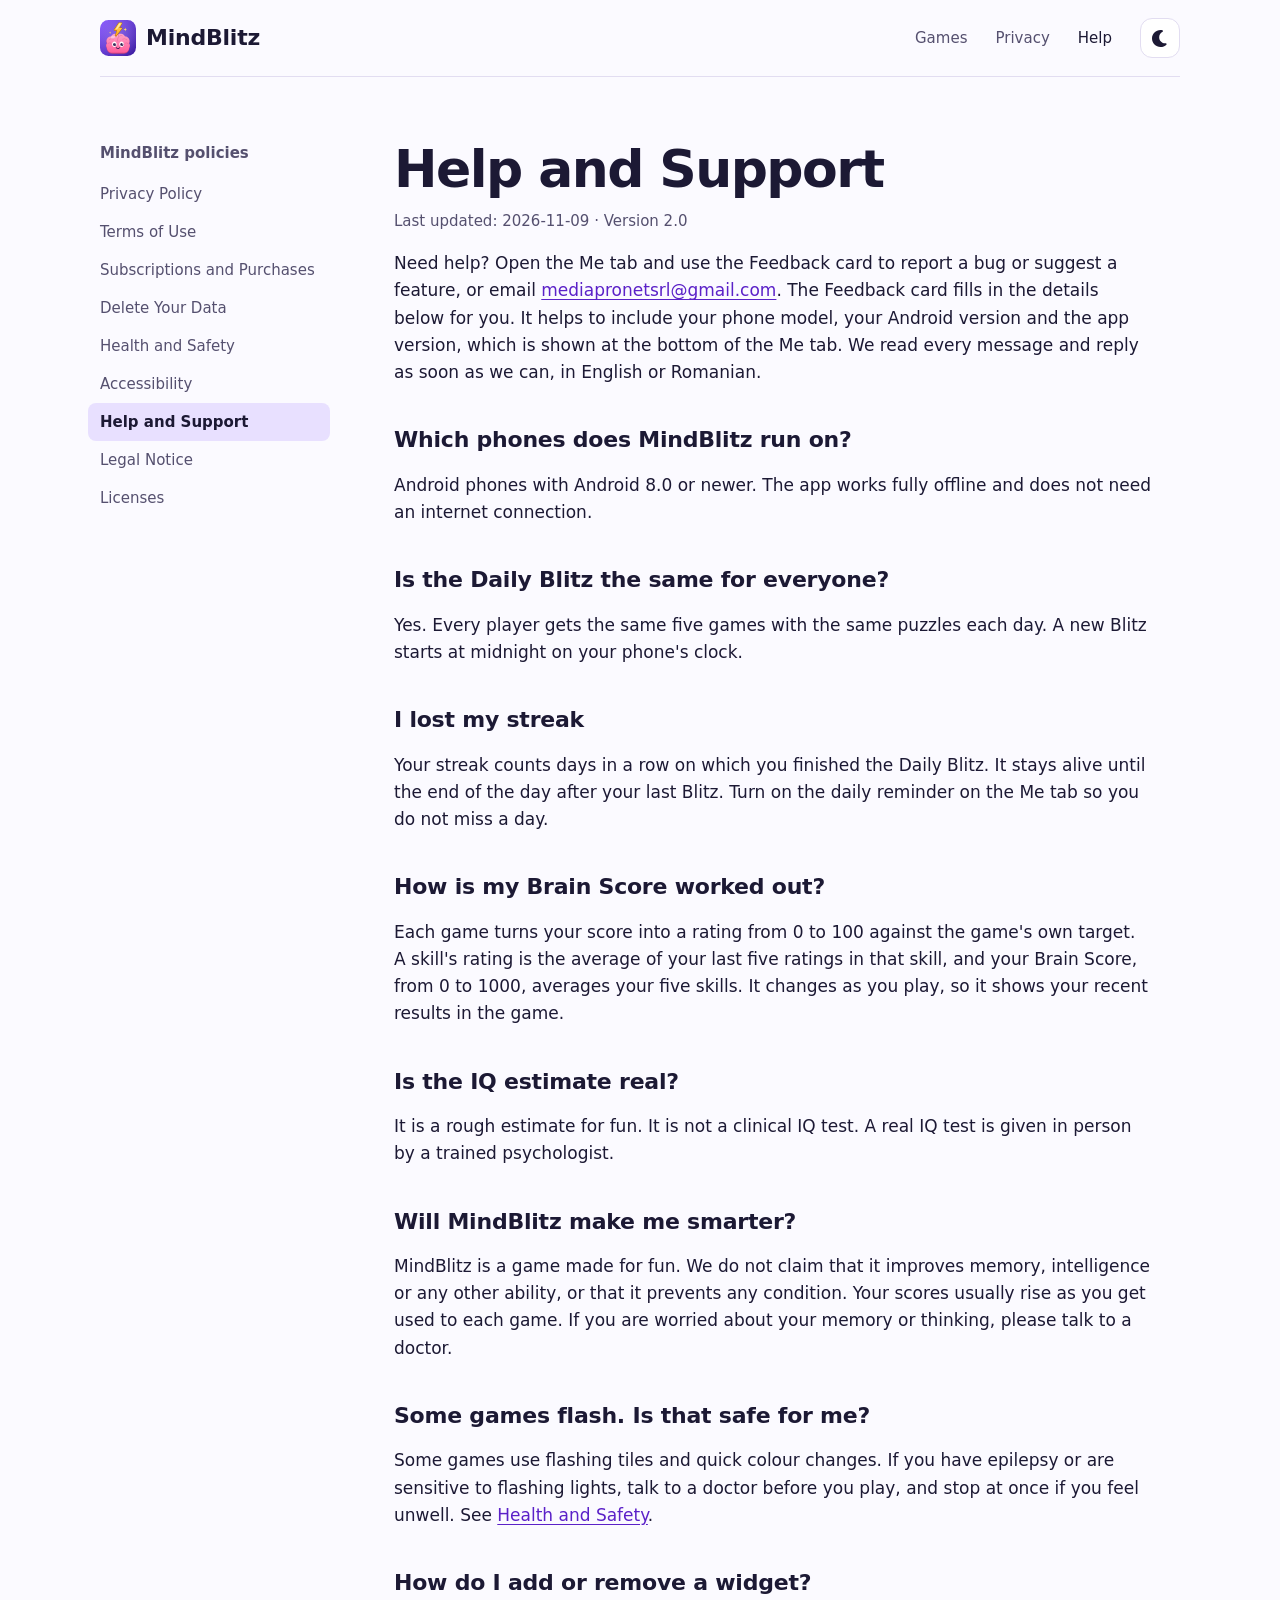
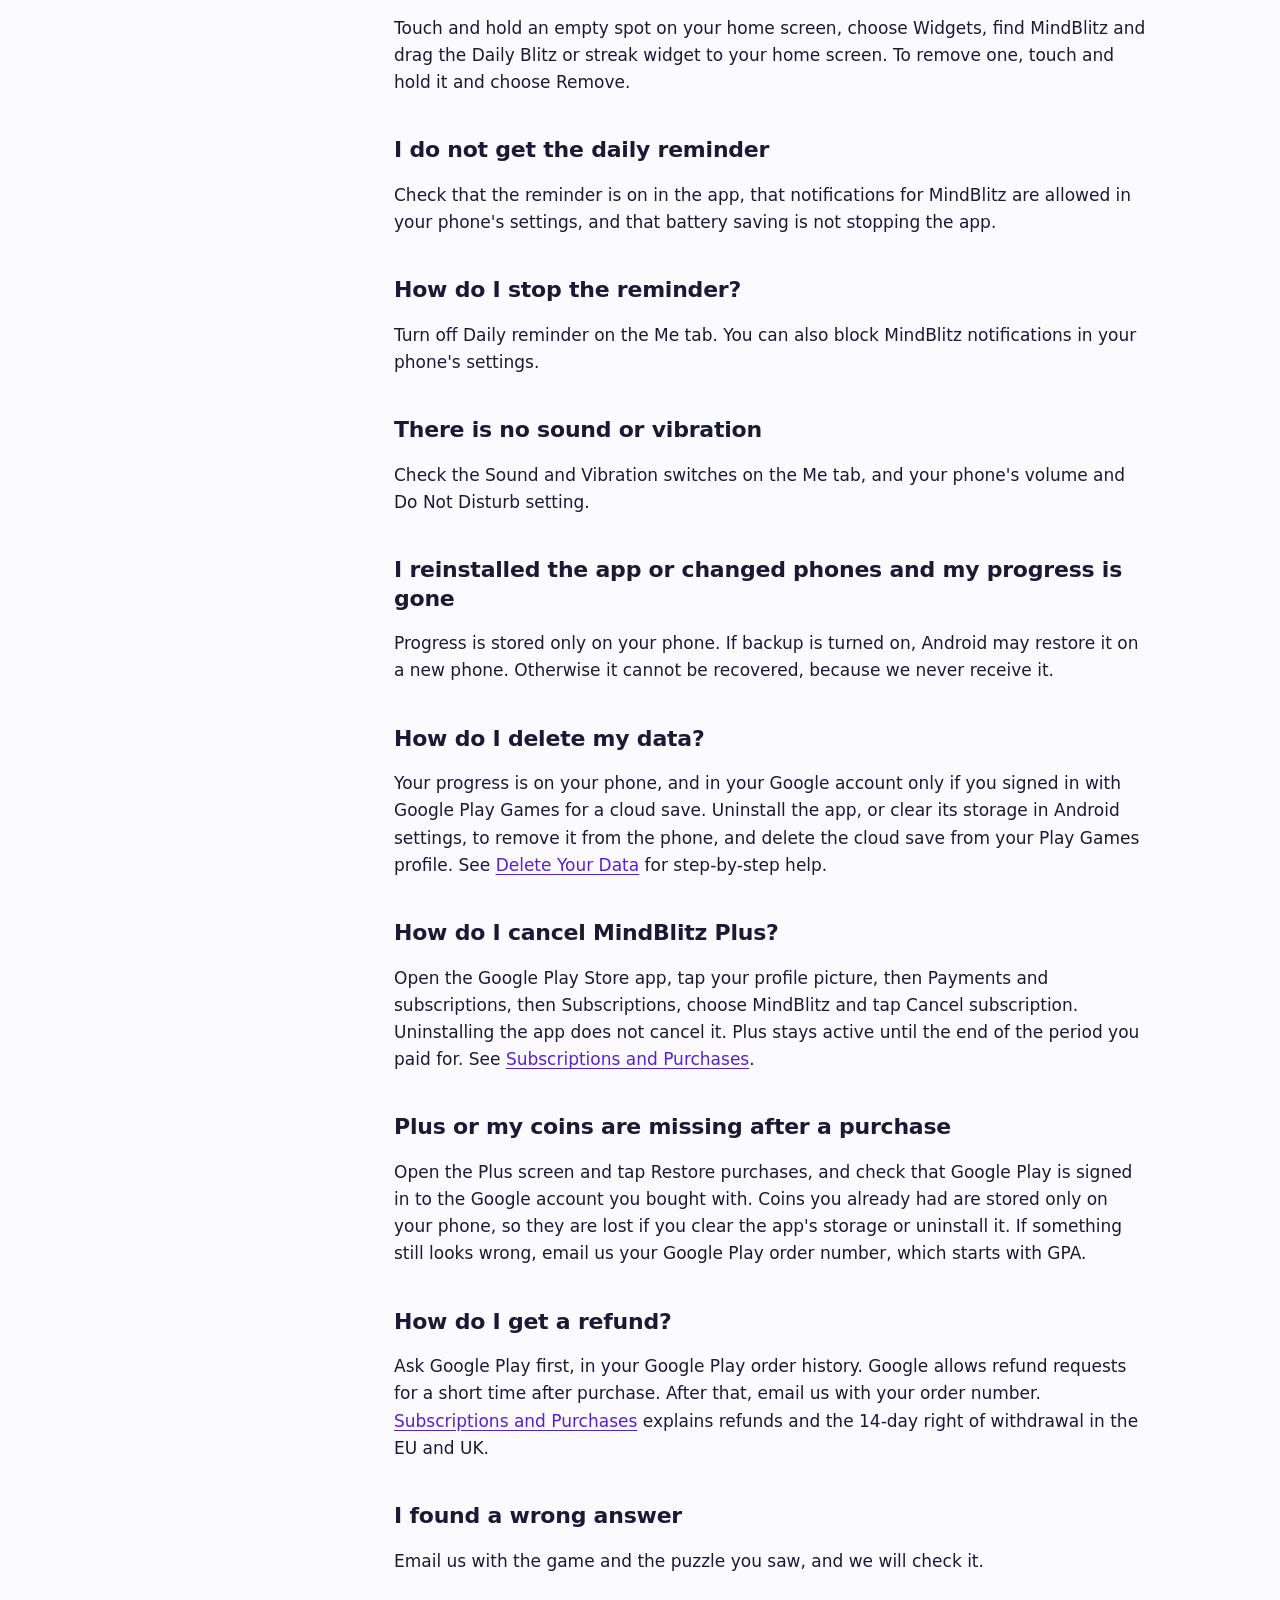
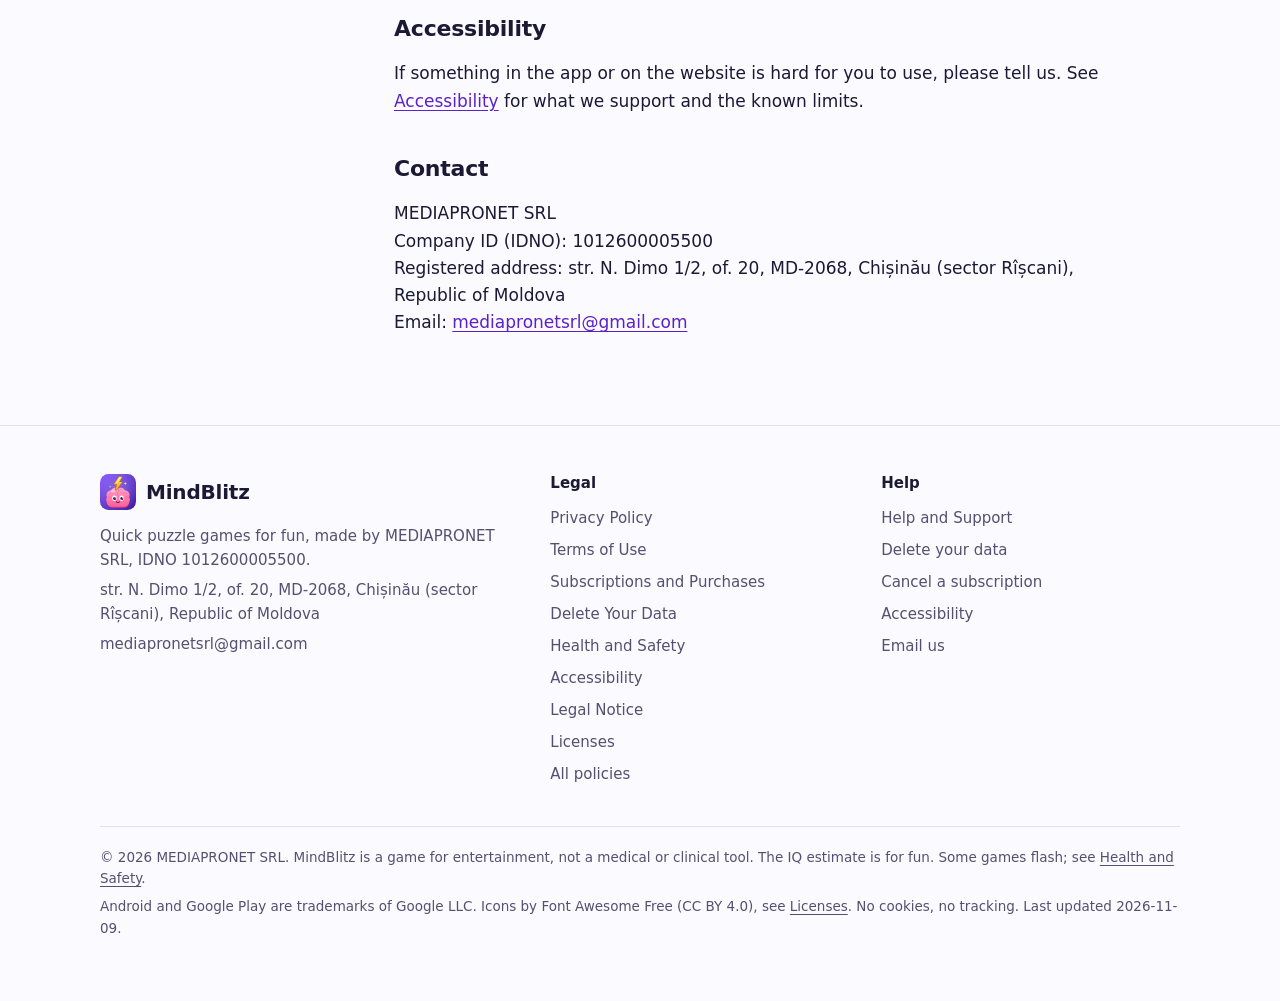
<file: support.html>
<!doctype html>
<html lang="en"><head><meta charset="utf-8"><meta name="viewport" content="width=device-width,initial-scale=1">
<meta http-equiv="Content-Security-Policy" content="default-src 'self'; script-src 'self'; style-src 'self'; img-src 'self'; font-src 'self'; connect-src 'none'; object-src 'none'; base-uri 'self'; form-action 'none'">
<meta name="referrer" content="strict-origin-when-cross-origin">
<title>Help and Support | MindBlitz</title><meta name="description" content="Answers to common questions, and how to contact us.">
<link rel="canonical" href="https://sergiupogor.github.io/mindblitz-app/support.html">
<meta name="color-scheme" content="dark light">
<meta name="theme-color" content="#0f0b1e" media="(prefers-color-scheme: dark)"><meta name="theme-color" content="#fbfaff" media="(prefers-color-scheme: light)">
<link rel="icon" href="assets/favicon.svg" type="image/svg+xml"><link rel="icon" href="assets/favicon.png" type="image/png" sizes="64x64"><link rel="apple-touch-icon" href="assets/icon-192.png">
<meta property="og:type" content="website"><meta property="og:site_name" content="MindBlitz"><meta property="og:title" content="Help and Support | MindBlitz">
<meta property="og:description" content="Answers to common questions, and how to contact us."><meta property="og:url" content="https://sergiupogor.github.io/mindblitz-app/support.html"><meta property="og:image" content="https://sergiupogor.github.io/mindblitz-app/assets/og.png">
<meta property="og:image:width" content="1024"><meta property="og:image:height" content="500"><meta property="og:image:alt" content="MindBlitz: brain games, IQ Challenge and a Daily Blitz">
<meta name="twitter:card" content="summary_large_image">
<link rel="stylesheet" href="styles.css"><script src="theme.js"></script>
</head>
<body class="doc"><a class="skip" href="#main">Skip to content</a><div class="wrap"><header class="top"><a class="brand" href="./" aria-label="MindBlitz home"><span class="mark"><img src="assets/favicon.svg" alt="" width="36" height="36"></span>MindBlitz</a>
<nav aria-label="Main"><a class="hide-sm" href="./#games">Games</a><a href="privacy.html">Privacy</a><a href="support.html" aria-current="page">Help</a>
<button type="button" class="theme" id="theme" aria-label="Switch theme" title="Switch theme"><svg class="ic moon" aria-hidden="true" focusable="false" viewBox="0 0 512 512"><path fill="currentColor" d="M256 0C114.6 0 0 114.6 0 256S114.6 512 256 512c68.8 0 131.3-27.2 177.3-71.4 7.3-7 9.4-17.9 5.3-27.1s-13.7-14.9-23.8-14.1c-4.9 .4-9.8 .6-14.8 .6-101.6 0-184-82.4-184-184 0-72.1 41.5-134.6 102.1-164.8 9.1-4.5 14.3-14.3 13.1-24.4S322.6 8.5 312.7 6.3C294.4 2.2 275.4 0 256 0z"/></svg><svg class="ic sun" aria-hidden="true" focusable="false" viewBox="0 0 576 512"><path fill="currentColor" d="M288-32c8.4 0 16.3 4.4 20.6 11.7L364.1 72.3 468.9 46c8.2-2 16.9 .4 22.8 6.3S500 67 498 75.1l-26.3 104.7 92.7 55.5c7.2 4.3 11.7 12.2 11.7 20.6s-4.4 16.3-11.7 20.6L471.7 332.1 498 436.8c2 8.2-.4 16.9-6.3 22.8S477 468 468.9 466l-104.7-26.3-55.5 92.7c-4.3 7.2-12.2 11.7-20.6 11.7s-16.3-4.4-20.6-11.7L211.9 439.7 107.2 466c-8.2 2-16.8-.4-22.8-6.3S76 445 78 436.8l26.2-104.7-92.6-55.5C4.4 272.2 0 264.4 0 256s4.4-16.3 11.7-20.6L104.3 179.9 78 75.1c-2-8.2 .3-16.8 6.3-22.8S99 44 107.2 46l104.7 26.2 55.5-92.6 1.8-2.6c4.5-5.7 11.4-9.1 18.8-9.1zm0 144a144 144 0 1 0 0 288 144 144 0 1 0 0-288zm0 240a96 96 0 1 1 0-192 96 96 0 1 1 0 192z"/></svg></button></nav></header>
<div class="doc-grid"><aside class="doc-side"><p id="side-h">MindBlitz policies</p><nav aria-labelledby="side-h"><ul><li><a href="privacy.html">Privacy Policy</a></li><li><a href="terms.html">Terms of Use</a></li><li><a href="subscriptions.html">Subscriptions and Purchases</a></li><li><a href="data-deletion.html">Delete Your Data</a></li><li><a href="safety.html">Health and Safety</a></li><li><a href="accessibility.html">Accessibility</a></li><li><a href="support.html" aria-current="page">Help and Support</a></li><li><a href="imprint.html">Legal Notice</a></li><li><a href="licenses.html">Licenses</a></li></ul></nav></aside>
<main id="main"><article class="legal">
<h1>Help and Support</h1>
<p class="eff">Last updated: 2026-11-09 · Version 2.0</p>
<p>Need help? Open the Me tab and use the Feedback card to report a bug or suggest a feature, or email <a href="mailto:mediapronetsrl@gmail.com">mediapronetsrl@gmail.com</a>. The Feedback card fills in the details below for you. It helps to include your phone model, your Android version and the app version, which is shown at the bottom of the Me tab. We read every message and reply as soon as we can, in English or Romanian.</p>
<h2 id="which-phones-does-mindblitz-run-on">Which phones does MindBlitz run on?</h2>
<p>Android phones with Android 8.0 or newer. The app works fully offline and does not need an internet connection.</p>
<h2 id="is-the-daily-blitz-the-same-for-everyone">Is the Daily Blitz the same for everyone?</h2>
<p>Yes. Every player gets the same five games with the same puzzles each day. A new Blitz starts at midnight on your phone's clock.</p>
<h2 id="i-lost-my-streak">I lost my streak</h2>
<p>Your streak counts days in a row on which you finished the Daily Blitz. It stays alive until the end of the day after your last Blitz. Turn on the daily reminder on the Me tab so you do not miss a day.</p>
<h2 id="how-is-my-brain-score-worked-out">How is my Brain Score worked out?</h2>
<p>Each game turns your score into a rating from 0 to 100 against the game's own target. A skill's rating is the average of your last five ratings in that skill, and your Brain Score, from 0 to 1000, averages your five skills. It changes as you play, so it shows your recent results in the game.</p>
<h2 id="is-the-iq-estimate-real">Is the IQ estimate real?</h2>
<p>It is a rough estimate for fun. It is not a clinical IQ test. A real IQ test is given in person by a trained psychologist.</p>
<h2 id="will-mindblitz-make-me-smarter">Will MindBlitz make me smarter?</h2>
<p>MindBlitz is a game made for fun. We do not claim that it improves memory, intelligence or any other ability, or that it prevents any condition. Your scores usually rise as you get used to each game. If you are worried about your memory or thinking, please talk to a doctor.</p>
<h2 id="some-games-flash-is-that-safe-for-me">Some games flash. Is that safe for me?</h2>
<p>Some games use flashing tiles and quick colour changes. If you have epilepsy or are sensitive to flashing lights, talk to a doctor before you play, and stop at once if you feel unwell. See <a href="safety.html">Health and Safety</a>.</p>
<h2 id="how-do-i-add-or-remove-a-widget">How do I add or remove a widget?</h2>
<p>Touch and hold an empty spot on your home screen, choose Widgets, find MindBlitz and drag the Daily Blitz or streak widget to your home screen. To remove one, touch and hold it and choose Remove.</p>
<h2 id="i-do-not-get-the-daily-reminder">I do not get the daily reminder</h2>
<p>Check that the reminder is on in the app, that notifications for MindBlitz are allowed in your phone's settings, and that battery saving is not stopping the app.</p>
<h2 id="how-do-i-stop-the-reminder">How do I stop the reminder?</h2>
<p>Turn off Daily reminder on the Me tab. You can also block MindBlitz notifications in your phone's settings.</p>
<h2 id="there-is-no-sound-or-vibration">There is no sound or vibration</h2>
<p>Check the Sound and Vibration switches on the Me tab, and your phone's volume and Do Not Disturb setting.</p>
<h2 id="i-reinstalled-the-app-or-changed-phones-and-my-progress-is-gone">I reinstalled the app or changed phones and my progress is gone</h2>
<p>Progress is stored only on your phone. If backup is turned on, Android may restore it on a new phone. Otherwise it cannot be recovered, because we never receive it.</p>
<h2 id="how-do-i-delete-my-data">How do I delete my data?</h2>
<p>Your progress is on your phone, and in your Google account only if you signed in with Google Play Games for a cloud save. Uninstall the app, or clear its storage in Android settings, to remove it from the phone, and delete the cloud save from your Play Games profile. See <a href="data-deletion.html">Delete Your Data</a> for step-by-step help.</p>
<h2 id="how-do-i-cancel-mindblitz-plus">How do I cancel MindBlitz Plus?</h2>
<p>Open the Google Play Store app, tap your profile picture, then Payments and subscriptions, then Subscriptions, choose MindBlitz and tap Cancel subscription. Uninstalling the app does not cancel it. Plus stays active until the end of the period you paid for. See <a href="subscriptions.html">Subscriptions and Purchases</a>.</p>
<h2 id="plus-or-my-coins-are-missing-after-a-purchase">Plus or my coins are missing after a purchase</h2>
<p>Open the Plus screen and tap Restore purchases, and check that Google Play is signed in to the Google account you bought with. Coins you already had are stored only on your phone, so they are lost if you clear the app's storage or uninstall it. If something still looks wrong, email us your Google Play order number, which starts with GPA.</p>
<h2 id="how-do-i-get-a-refund">How do I get a refund?</h2>
<p>Ask Google Play first, in your Google Play order history. Google allows refund requests for a short time after purchase. After that, email us with your order number. <a href="subscriptions.html">Subscriptions and Purchases</a> explains refunds and the 14-day right of withdrawal in the EU and UK.</p>
<h2 id="i-found-a-wrong-answer">I found a wrong answer</h2>
<p>Email us with the game and the puzzle you saw, and we will check it.</p>
<h2 id="accessibility">Accessibility</h2>
<p>If something in the app or on the website is hard for you to use, please tell us. See <a href="accessibility.html">Accessibility</a> for what we support and the known limits.</p>
<h2 id="contact">Contact</h2>
<p>MEDIAPRONET SRL<br>Company ID (IDNO): 1012600005500<br>Registered address: str. N. Dimo 1/2, of. 20, MD-2068, Chișinău (sector Rîșcani), Republic of Moldova<br>Email: <a href="mailto:mediapronetsrl@gmail.com">mediapronetsrl@gmail.com</a></p>
</article></main></div></div>
<footer class="site"><div class="wrap"><div class="cols">
<div class="about"><a class="brand" href="./"><span class="mark"><img src="assets/favicon.svg" alt="" width="36" height="36"></span>MindBlitz</a>
<p>Quick puzzle games for fun, made by MEDIAPRONET SRL, IDNO 1012600005500.</p>
<p>str. N. Dimo 1/2, of. 20, MD-2068, Chișinău (sector Rîșcani), Republic of Moldova</p>
<p><a href="mailto:mediapronetsrl@gmail.com">mediapronetsrl@gmail.com</a></p></div>
<nav aria-label="Legal"><h2>Legal</h2><ul><li><a href="privacy.html">Privacy Policy</a></li><li><a href="terms.html">Terms of Use</a></li><li><a href="subscriptions.html">Subscriptions and Purchases</a></li><li><a href="data-deletion.html">Delete Your Data</a></li><li><a href="safety.html">Health and Safety</a></li><li><a href="accessibility.html">Accessibility</a></li><li><a href="imprint.html">Legal Notice</a></li><li><a href="licenses.html">Licenses</a></li><li><a href="legal.html">All policies</a></li></ul></nav>
<nav aria-label="Help"><h2>Help</h2><ul><li><a href="support.html">Help and Support</a></li><li><a href="data-deletion.html">Delete your data</a></li><li><a href="subscriptions.html#how-to-cancel">Cancel a subscription</a></li><li><a href="accessibility.html">Accessibility</a></li><li><a href="mailto:mediapronetsrl@gmail.com">Email us</a></li></ul></nav>
</div>
<div class="fine"><p>© 2026 MEDIAPRONET SRL. MindBlitz is a game for entertainment, not a medical or clinical tool. The IQ estimate is for fun. Some games flash; see <a href="safety.html">Health and Safety</a>.</p>
<p>Android and Google Play are trademarks of Google LLC. Icons by Font Awesome Free (CC BY 4.0), see <a href="licenses.html">Licenses</a>. No cookies, no tracking. Last updated 2026-11-09.</p></div>
</div></footer>
</body></html>
</file>
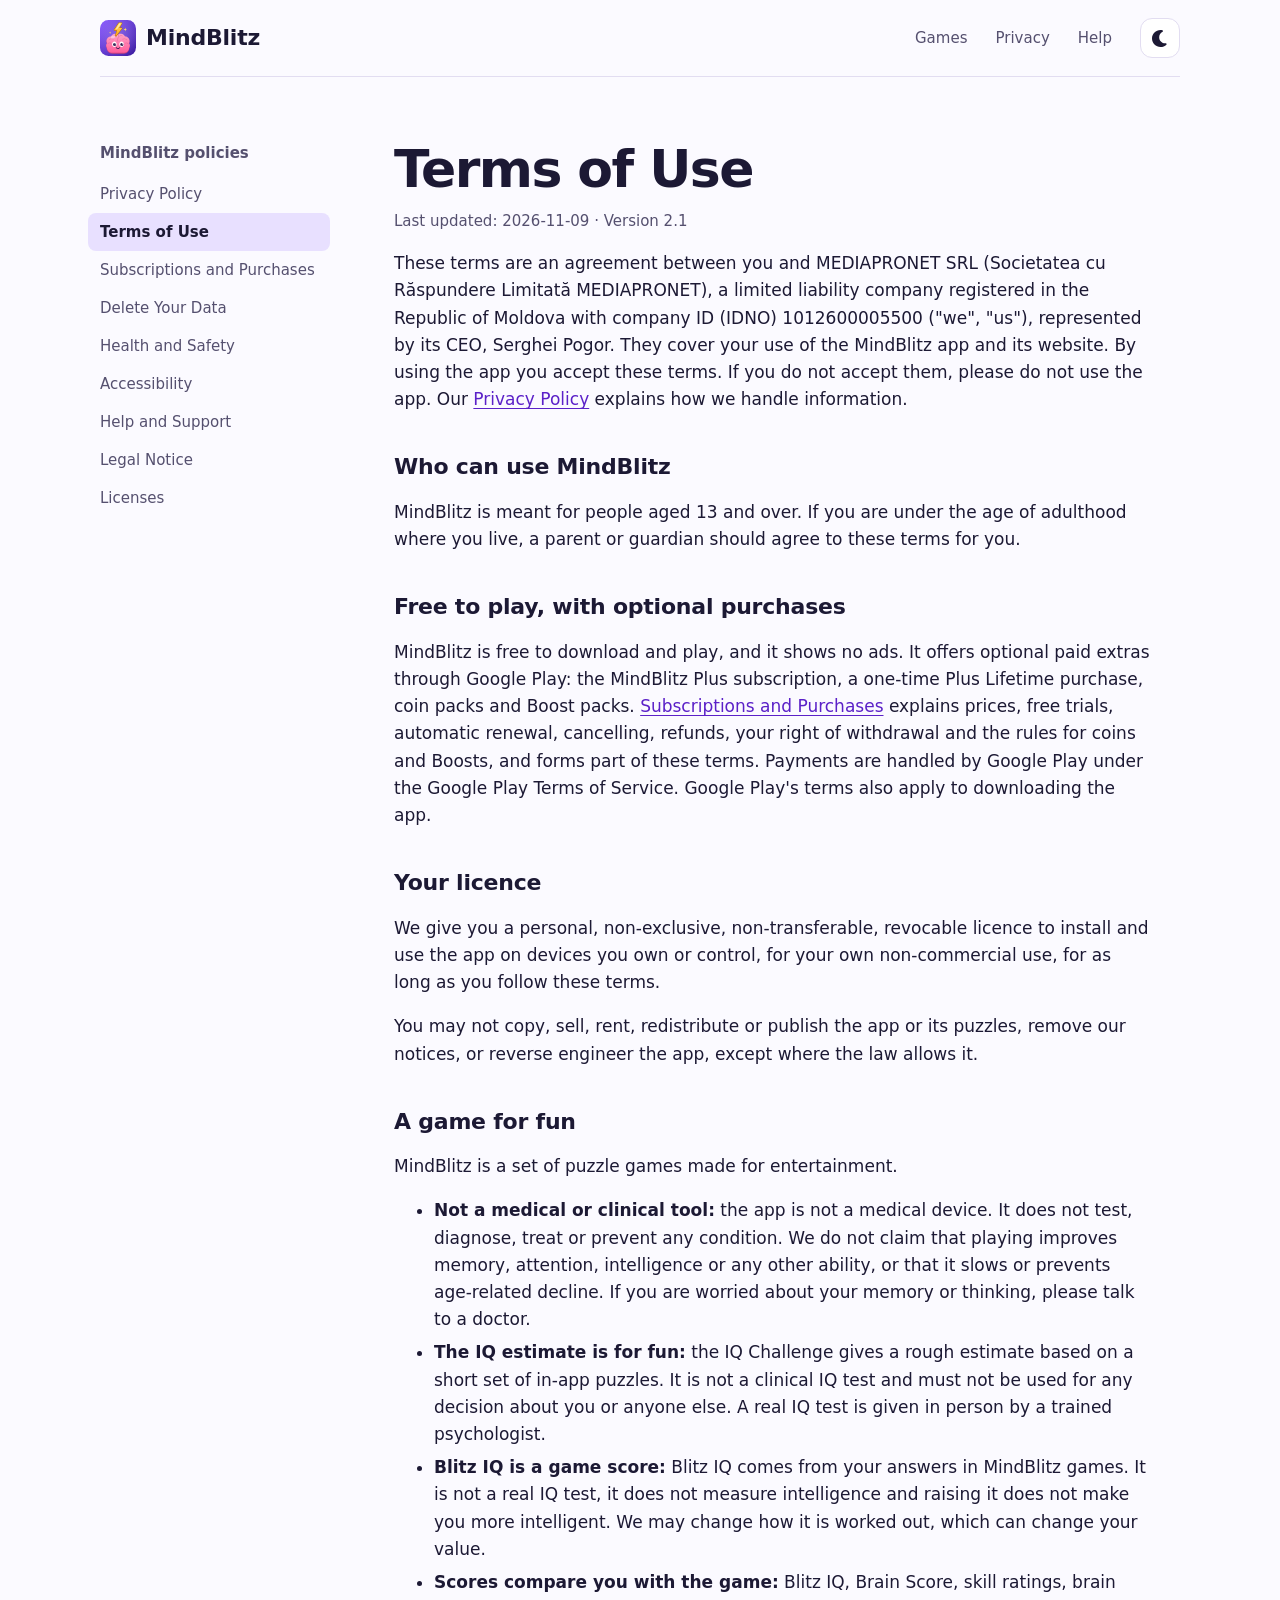
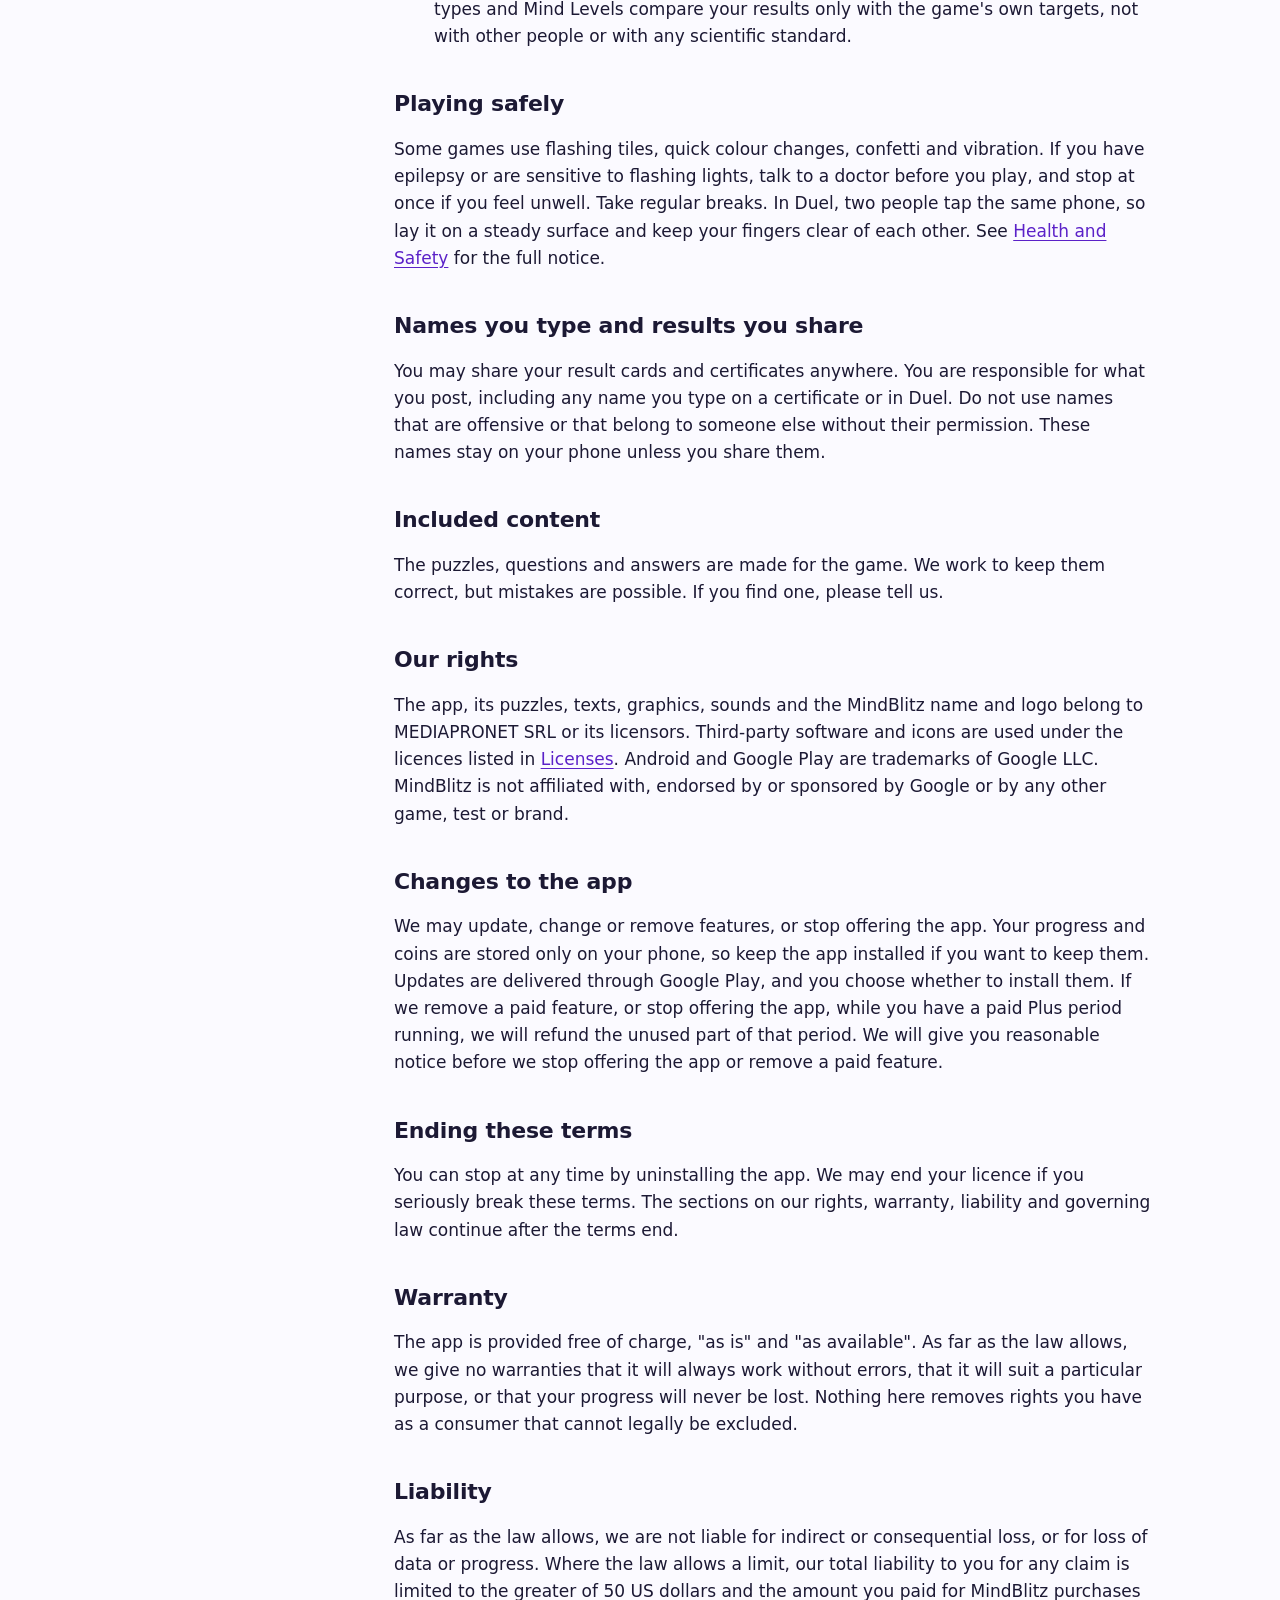
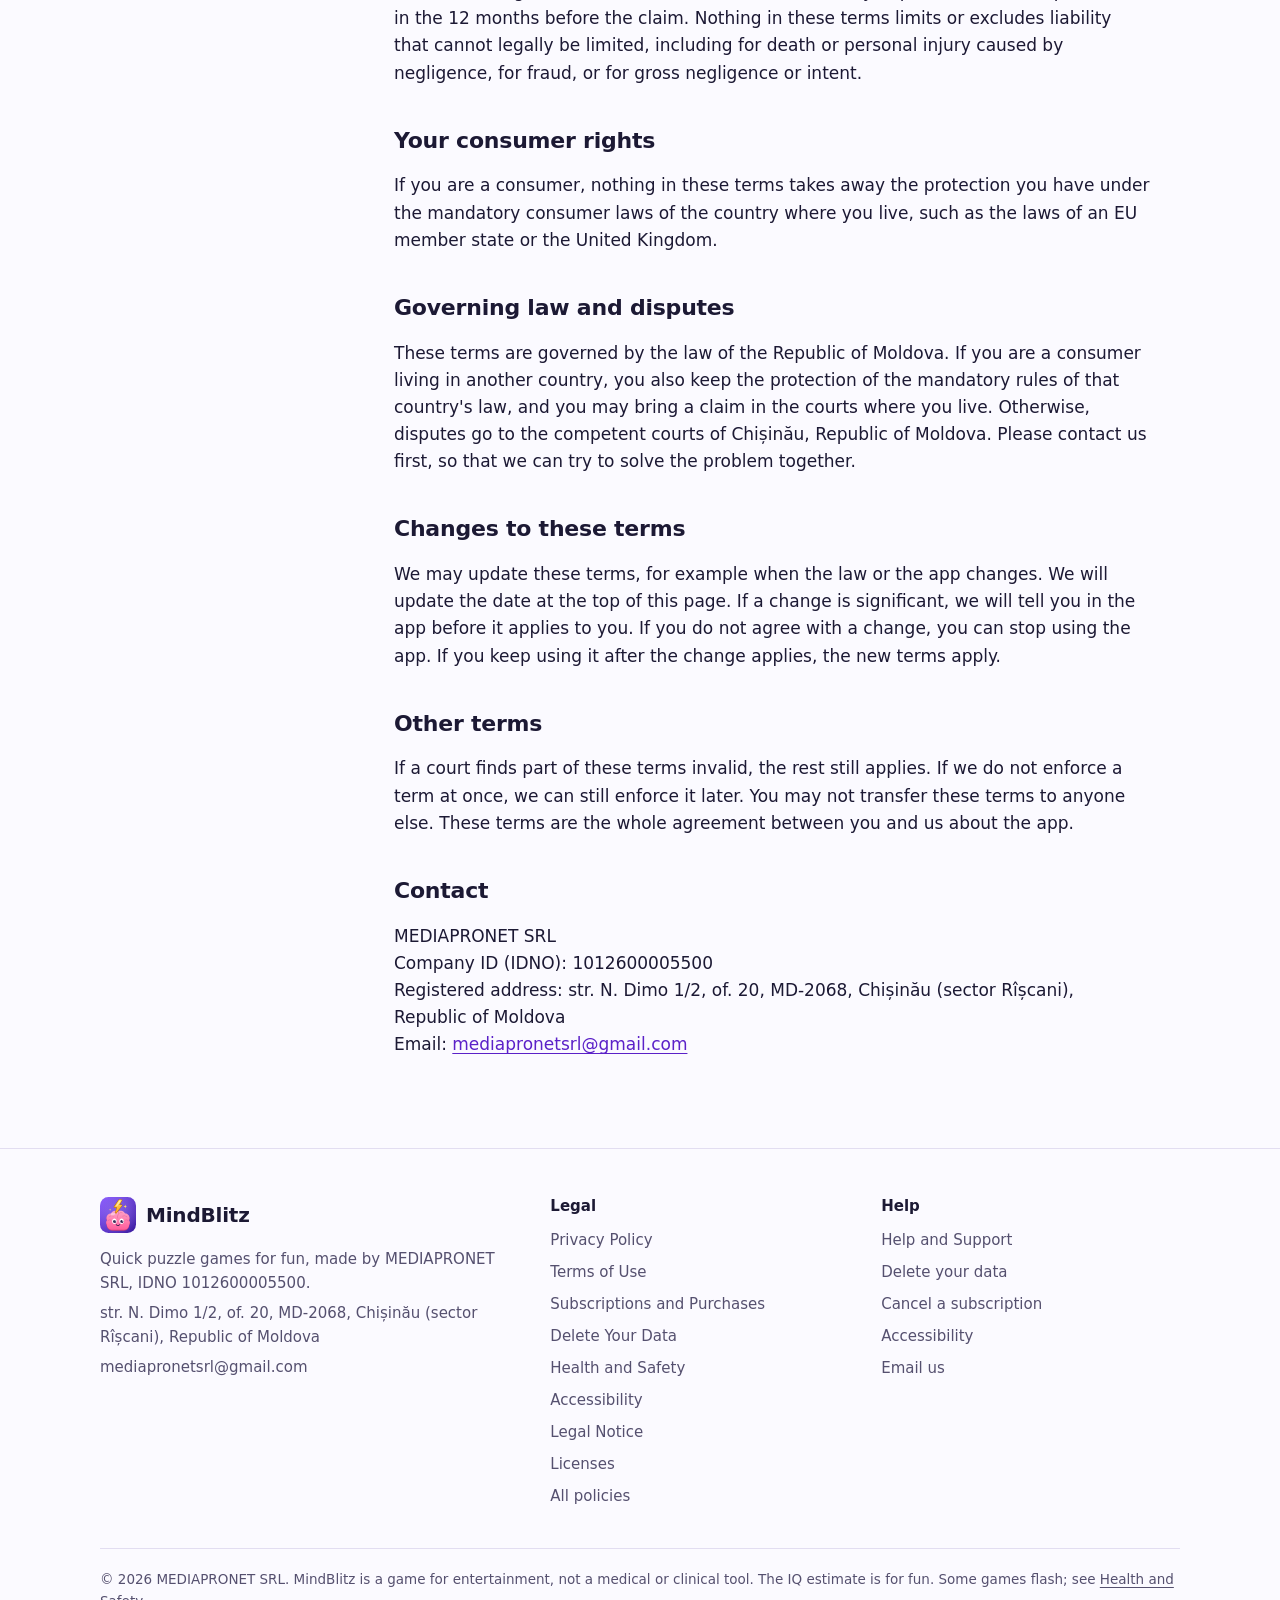
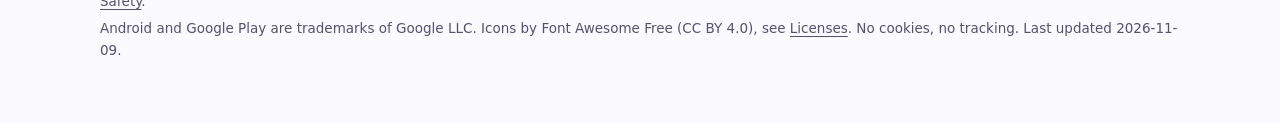
<file: terms.html>
<!doctype html>
<html lang="en"><head><meta charset="utf-8"><meta name="viewport" content="width=device-width,initial-scale=1">
<meta http-equiv="Content-Security-Policy" content="default-src 'self'; script-src 'self'; style-src 'self'; img-src 'self'; font-src 'self'; connect-src 'none'; object-src 'none'; base-uri 'self'; form-action 'none'">
<meta name="referrer" content="strict-origin-when-cross-origin">
<title>Terms of Use | MindBlitz</title><meta name="description" content="The agreement for using MindBlitz.">
<link rel="canonical" href="https://sergiupogor.github.io/mindblitz-app/terms.html">
<meta name="color-scheme" content="dark light">
<meta name="theme-color" content="#0f0b1e" media="(prefers-color-scheme: dark)"><meta name="theme-color" content="#fbfaff" media="(prefers-color-scheme: light)">
<link rel="icon" href="assets/favicon.svg" type="image/svg+xml"><link rel="icon" href="assets/favicon.png" type="image/png" sizes="64x64"><link rel="apple-touch-icon" href="assets/icon-192.png">
<meta property="og:type" content="website"><meta property="og:site_name" content="MindBlitz"><meta property="og:title" content="Terms of Use | MindBlitz">
<meta property="og:description" content="The agreement for using MindBlitz."><meta property="og:url" content="https://sergiupogor.github.io/mindblitz-app/terms.html"><meta property="og:image" content="https://sergiupogor.github.io/mindblitz-app/assets/og.png">
<meta property="og:image:width" content="1024"><meta property="og:image:height" content="500"><meta property="og:image:alt" content="MindBlitz: brain games, IQ Challenge and a Daily Blitz">
<meta name="twitter:card" content="summary_large_image">
<link rel="stylesheet" href="styles.css"><script src="theme.js"></script>
</head>
<body class="doc"><a class="skip" href="#main">Skip to content</a><div class="wrap"><header class="top"><a class="brand" href="./" aria-label="MindBlitz home"><span class="mark"><img src="assets/favicon.svg" alt="" width="36" height="36"></span>MindBlitz</a>
<nav aria-label="Main"><a class="hide-sm" href="./#games">Games</a><a href="privacy.html">Privacy</a><a href="support.html">Help</a>
<button type="button" class="theme" id="theme" aria-label="Switch theme" title="Switch theme"><svg class="ic moon" aria-hidden="true" focusable="false" viewBox="0 0 512 512"><path fill="currentColor" d="M256 0C114.6 0 0 114.6 0 256S114.6 512 256 512c68.8 0 131.3-27.2 177.3-71.4 7.3-7 9.4-17.9 5.3-27.1s-13.7-14.9-23.8-14.1c-4.9 .4-9.8 .6-14.8 .6-101.6 0-184-82.4-184-184 0-72.1 41.5-134.6 102.1-164.8 9.1-4.5 14.3-14.3 13.1-24.4S322.6 8.5 312.7 6.3C294.4 2.2 275.4 0 256 0z"/></svg><svg class="ic sun" aria-hidden="true" focusable="false" viewBox="0 0 576 512"><path fill="currentColor" d="M288-32c8.4 0 16.3 4.4 20.6 11.7L364.1 72.3 468.9 46c8.2-2 16.9 .4 22.8 6.3S500 67 498 75.1l-26.3 104.7 92.7 55.5c7.2 4.3 11.7 12.2 11.7 20.6s-4.4 16.3-11.7 20.6L471.7 332.1 498 436.8c2 8.2-.4 16.9-6.3 22.8S477 468 468.9 466l-104.7-26.3-55.5 92.7c-4.3 7.2-12.2 11.7-20.6 11.7s-16.3-4.4-20.6-11.7L211.9 439.7 107.2 466c-8.2 2-16.8-.4-22.8-6.3S76 445 78 436.8l26.2-104.7-92.6-55.5C4.4 272.2 0 264.4 0 256s4.4-16.3 11.7-20.6L104.3 179.9 78 75.1c-2-8.2 .3-16.8 6.3-22.8S99 44 107.2 46l104.7 26.2 55.5-92.6 1.8-2.6c4.5-5.7 11.4-9.1 18.8-9.1zm0 144a144 144 0 1 0 0 288 144 144 0 1 0 0-288zm0 240a96 96 0 1 1 0-192 96 96 0 1 1 0 192z"/></svg></button></nav></header>
<div class="doc-grid"><aside class="doc-side"><p id="side-h">MindBlitz policies</p><nav aria-labelledby="side-h"><ul><li><a href="privacy.html">Privacy Policy</a></li><li><a href="terms.html" aria-current="page">Terms of Use</a></li><li><a href="subscriptions.html">Subscriptions and Purchases</a></li><li><a href="data-deletion.html">Delete Your Data</a></li><li><a href="safety.html">Health and Safety</a></li><li><a href="accessibility.html">Accessibility</a></li><li><a href="support.html">Help and Support</a></li><li><a href="imprint.html">Legal Notice</a></li><li><a href="licenses.html">Licenses</a></li></ul></nav></aside>
<main id="main"><article class="legal">
<h1>Terms of Use</h1>
<p class="eff">Last updated: 2026-11-09 · Version 2.1</p>
<p>These terms are an agreement between you and MEDIAPRONET SRL (Societatea cu Răspundere Limitată MEDIAPRONET), a limited liability company registered in the Republic of Moldova with company ID (IDNO) 1012600005500 ("we", "us"), represented by its CEO, Serghei Pogor. They cover your use of the MindBlitz app and its website. By using the app you accept these terms. If you do not accept them, please do not use the app. Our <a href="privacy.html">Privacy Policy</a> explains how we handle information.</p>
<h2 id="who-can-use-mindblitz">Who can use MindBlitz</h2>
<p>MindBlitz is meant for people aged 13 and over. If you are under the age of adulthood where you live, a parent or guardian should agree to these terms for you.</p>
<h2 id="free-to-play-with-optional-purchases">Free to play, with optional purchases</h2>
<p>MindBlitz is free to download and play, and it shows no ads. It offers optional paid extras through Google Play: the MindBlitz Plus subscription, a one-time Plus Lifetime purchase, coin packs and Boost packs. <a href="subscriptions.html">Subscriptions and Purchases</a> explains prices, free trials, automatic renewal, cancelling, refunds, your right of withdrawal and the rules for coins and Boosts, and forms part of these terms. Payments are handled by Google Play under the Google Play Terms of Service. Google Play's terms also apply to downloading the app.</p>
<h2 id="your-licence">Your licence</h2>
<p>We give you a personal, non-exclusive, non-transferable, revocable licence to install and use the app on devices you own or control, for your own non-commercial use, for as long as you follow these terms.</p>
<p>You may not copy, sell, rent, redistribute or publish the app or its puzzles, remove our notices, or reverse engineer the app, except where the law allows it.</p>
<h2 id="a-game-for-fun">A game for fun</h2>
<p>MindBlitz is a set of puzzle games made for entertainment.</p>
<ul><li><strong>Not a medical or clinical tool:</strong> the app is not a medical device. It does not test, diagnose, treat or prevent any condition. We do not claim that playing improves memory, attention, intelligence or any other ability, or that it slows or prevents age-related decline. If you are worried about your memory or thinking, please talk to a doctor.</li><li><strong>The IQ estimate is for fun:</strong> the IQ Challenge gives a rough estimate based on a short set of in-app puzzles. It is not a clinical IQ test and must not be used for any decision about you or anyone else. A real IQ test is given in person by a trained psychologist.</li><li><strong>Blitz IQ is a game score:</strong> Blitz IQ comes from your answers in MindBlitz games. It is not a real IQ test, it does not measure intelligence and raising it does not make you more intelligent. We may change how it is worked out, which can change your value.</li><li><strong>Scores compare you with the game:</strong> Blitz IQ, Brain Score, skill ratings, brain types and Mind Levels compare your results only with the game's own targets, not with other people or with any scientific standard.</li></ul>
<h2 id="playing-safely">Playing safely</h2>
<p>Some games use flashing tiles, quick colour changes, confetti and vibration. If you have epilepsy or are sensitive to flashing lights, talk to a doctor before you play, and stop at once if you feel unwell. Take regular breaks. In Duel, two people tap the same phone, so lay it on a steady surface and keep your fingers clear of each other. See <a href="safety.html">Health and Safety</a> for the full notice.</p>
<h2 id="names-you-type-and-results-you-share">Names you type and results you share</h2>
<p>You may share your result cards and certificates anywhere. You are responsible for what you post, including any name you type on a certificate or in Duel. Do not use names that are offensive or that belong to someone else without their permission. These names stay on your phone unless you share them.</p>
<h2 id="included-content">Included content</h2>
<p>The puzzles, questions and answers are made for the game. We work to keep them correct, but mistakes are possible. If you find one, please tell us.</p>
<h2 id="our-rights">Our rights</h2>
<p>The app, its puzzles, texts, graphics, sounds and the MindBlitz name and logo belong to MEDIAPRONET SRL or its licensors. Third-party software and icons are used under the licences listed in <a href="licenses.html">Licenses</a>. Android and Google Play are trademarks of Google LLC. MindBlitz is not affiliated with, endorsed by or sponsored by Google or by any other game, test or brand.</p>
<h2 id="changes-to-the-app">Changes to the app</h2>
<p>We may update, change or remove features, or stop offering the app. Your progress and coins are stored only on your phone, so keep the app installed if you want to keep them. Updates are delivered through Google Play, and you choose whether to install them. If we remove a paid feature, or stop offering the app, while you have a paid Plus period running, we will refund the unused part of that period. We will give you reasonable notice before we stop offering the app or remove a paid feature.</p>
<h2 id="ending-these-terms">Ending these terms</h2>
<p>You can stop at any time by uninstalling the app. We may end your licence if you seriously break these terms. The sections on our rights, warranty, liability and governing law continue after the terms end.</p>
<h2 id="warranty">Warranty</h2>
<p>The app is provided free of charge, "as is" and "as available". As far as the law allows, we give no warranties that it will always work without errors, that it will suit a particular purpose, or that your progress will never be lost. Nothing here removes rights you have as a consumer that cannot legally be excluded.</p>
<h2 id="liability">Liability</h2>
<p>As far as the law allows, we are not liable for indirect or consequential loss, or for loss of data or progress. Where the law allows a limit, our total liability to you for any claim is limited to the greater of 50 US dollars and the amount you paid for MindBlitz purchases in the 12 months before the claim. Nothing in these terms limits or excludes liability that cannot legally be limited, including for death or personal injury caused by negligence, for fraud, or for gross negligence or intent.</p>
<h2 id="your-consumer-rights">Your consumer rights</h2>
<p>If you are a consumer, nothing in these terms takes away the protection you have under the mandatory consumer laws of the country where you live, such as the laws of an EU member state or the United Kingdom.</p>
<h2 id="governing-law-and-disputes">Governing law and disputes</h2>
<p>These terms are governed by the law of the Republic of Moldova. If you are a consumer living in another country, you also keep the protection of the mandatory rules of that country's law, and you may bring a claim in the courts where you live. Otherwise, disputes go to the competent courts of Chișinău, Republic of Moldova. Please contact us first, so that we can try to solve the problem together.</p>
<h2 id="changes-to-these-terms">Changes to these terms</h2>
<p>We may update these terms, for example when the law or the app changes. We will update the date at the top of this page. If a change is significant, we will tell you in the app before it applies to you. If you do not agree with a change, you can stop using the app. If you keep using it after the change applies, the new terms apply.</p>
<h2 id="other-terms">Other terms</h2>
<p>If a court finds part of these terms invalid, the rest still applies. If we do not enforce a term at once, we can still enforce it later. You may not transfer these terms to anyone else. These terms are the whole agreement between you and us about the app.</p>
<h2 id="contact">Contact</h2>
<p>MEDIAPRONET SRL<br>Company ID (IDNO): 1012600005500<br>Registered address: str. N. Dimo 1/2, of. 20, MD-2068, Chișinău (sector Rîșcani), Republic of Moldova<br>Email: <a href="mailto:mediapronetsrl@gmail.com">mediapronetsrl@gmail.com</a></p>
</article></main></div></div>
<footer class="site"><div class="wrap"><div class="cols">
<div class="about"><a class="brand" href="./"><span class="mark"><img src="assets/favicon.svg" alt="" width="36" height="36"></span>MindBlitz</a>
<p>Quick puzzle games for fun, made by MEDIAPRONET SRL, IDNO 1012600005500.</p>
<p>str. N. Dimo 1/2, of. 20, MD-2068, Chișinău (sector Rîșcani), Republic of Moldova</p>
<p><a href="mailto:mediapronetsrl@gmail.com">mediapronetsrl@gmail.com</a></p></div>
<nav aria-label="Legal"><h2>Legal</h2><ul><li><a href="privacy.html">Privacy Policy</a></li><li><a href="terms.html">Terms of Use</a></li><li><a href="subscriptions.html">Subscriptions and Purchases</a></li><li><a href="data-deletion.html">Delete Your Data</a></li><li><a href="safety.html">Health and Safety</a></li><li><a href="accessibility.html">Accessibility</a></li><li><a href="imprint.html">Legal Notice</a></li><li><a href="licenses.html">Licenses</a></li><li><a href="legal.html">All policies</a></li></ul></nav>
<nav aria-label="Help"><h2>Help</h2><ul><li><a href="support.html">Help and Support</a></li><li><a href="data-deletion.html">Delete your data</a></li><li><a href="subscriptions.html#how-to-cancel">Cancel a subscription</a></li><li><a href="accessibility.html">Accessibility</a></li><li><a href="mailto:mediapronetsrl@gmail.com">Email us</a></li></ul></nav>
</div>
<div class="fine"><p>© 2026 MEDIAPRONET SRL. MindBlitz is a game for entertainment, not a medical or clinical tool. The IQ estimate is for fun. Some games flash; see <a href="safety.html">Health and Safety</a>.</p>
<p>Android and Google Play are trademarks of Google LLC. Icons by Font Awesome Free (CC BY 4.0), see <a href="licenses.html">Licenses</a>. No cookies, no tracking. Last updated 2026-11-09.</p></div>
</div></footer>
</body></html>
</file>
<file: styles.css>
/* MindBlitz website. Dark and light themes: follows the device, or the visitor's choice (theme.js sets data-theme). */
:root{
  --bg:#0f0b1e;--bg-2:#1c1633;--bg-3:#2a2148;
  --text:#f7f5ff;--muted:#b4add6;--line:rgba(247,245,255,.13);
  --link:#cdb0ff;--ok:#3ddc84;--focus:#ffb020;
  --purple:#8b5cff;--pink:#ff4f8b;--gold:#ffb020;--green:#22c55e;--sky:#38bdf8;--red:#ef4444;
  --memory:#b49bff;--speed:#ffb020;--math:#3ddc84;--logic:#56c8ff;--focus-c:#ff77a5;
  --brand:linear-gradient(120deg,var(--purple),var(--pink));
  --glow:.45;--shadow:rgba(139,92,255,.55);
  --display:ui-rounded,"SF Pro Rounded",system-ui,-apple-system,"Segoe UI",Roboto,sans-serif;
  --body:system-ui,-apple-system,"Segoe UI",Roboto,"Helvetica Neue",Arial,sans-serif;
  --gutter:clamp(16px,4vw,40px);
  color-scheme:dark;
}
@media (prefers-color-scheme:light){
  :root:not([data-theme="dark"]){
    --bg:#fbfaff;--bg-2:#ffffff;--bg-3:#eeeaf9;
    --text:#1c1934;--muted:#55506f;--line:#e2ddf1;
    --link:#5b21c8;--ok:#13703a;--focus:#5b21c8;
    --memory:#6234d6;--speed:#985600;--math:#13703a;--logic:#035f92;--focus-c:#b3124f;
    --glow:.16;--shadow:rgba(139,92,255,.28);
    color-scheme:light;
  }
}
:root[data-theme="light"]{
  --bg:#fbfaff;--bg-2:#ffffff;--bg-3:#eeeaf9;
  --text:#1c1934;--muted:#55506f;--line:#e2ddf1;
  --link:#5b21c8;--ok:#13703a;--focus:#5b21c8;
  --memory:#6234d6;--speed:#985600;--math:#13703a;--logic:#035f92;--focus-c:#b3124f;
  --glow:.16;--shadow:rgba(139,92,255,.28);
  color-scheme:light;
}

*,*::before,*::after{box-sizing:border-box}
html{-webkit-text-size-adjust:100%;scroll-behavior:smooth}
body{margin:0;background:var(--bg);color:var(--text);font:17px/1.6 var(--body);overflow-x:hidden}
img{max-width:100%;display:block}
a{color:inherit}
.ic{width:1em;height:1em;flex:none;vertical-align:-.125em;fill:currentColor}
:focus-visible{outline:3px solid var(--focus);outline-offset:3px;border-radius:6px}
.skip{position:absolute;left:-999px;top:8px;background:var(--gold);color:#0f0b1e;padding:8px 14px;border-radius:8px;font-weight:700;z-index:9}
.skip:focus{left:8px}
.wrap{position:relative;max-width:1160px;margin:0 auto;padding:0 var(--gutter)}
.glow{position:absolute;inset:0 0 auto;height:900px;pointer-events:none;overflow:hidden}
.glow::before,.glow::after{content:"";position:absolute;border-radius:50%;filter:blur(90px);opacity:var(--glow)}
.glow::before{width:560px;height:560px;right:-120px;top:-160px;background:var(--purple)}
.glow::after{width:420px;height:420px;right:220px;top:360px;background:var(--pink);opacity:calc(var(--glow) * .55)}

/* Header */
.top{display:flex;align-items:center;justify-content:space-between;gap:12px;padding:18px 0}
.brand{display:inline-flex;align-items:center;gap:10px;text-decoration:none;font:800 22px/1 var(--display);letter-spacing:-.01em;color:var(--text)}
.mark{width:36px;height:36px;display:grid;place-items:center;flex:none}
.mark img{width:36px;height:36px;display:block}
.top nav{display:flex;align-items:center;gap:clamp(10px,3vw,28px);font-size:15px}
.top nav a{text-decoration:none;color:var(--muted);padding:6px 0}
.top nav a:hover,.top nav a[aria-current]{color:var(--text)}
.theme{display:grid;place-items:center;width:40px;height:40px;border-radius:12px;border:1px solid var(--line);background:var(--bg-2);color:var(--text);cursor:pointer;font-size:17px}
.theme:hover{border-color:var(--muted)}
.theme .sun{display:none}
:root[data-theme="dark"] .theme .moon{display:none}
:root[data-theme="dark"] .theme .sun{display:block}
@media (prefers-color-scheme:dark){
  :root:not([data-theme="light"]) .theme .moon{display:none}
  :root:not([data-theme="light"]) .theme .sun{display:block}
}

/* Hero */
.hero{display:grid;grid-template-columns:minmax(0,1.15fr) minmax(0,.85fr);gap:clamp(32px,6vw,80px);align-items:center;padding:clamp(24px,6vw,72px) 0 clamp(48px,8vw,96px)}
.kicker{display:flex;align-items:center;gap:8px;margin:0 0 14px;font-size:13px;font-weight:700;letter-spacing:.16em;text-transform:uppercase;color:var(--muted)}
.kicker .ic{color:var(--pink);font-size:15px}
.hero h1{font:900 clamp(42px,7.2vw,88px)/1 var(--display);letter-spacing:-.035em;margin:0 0 24px}
.grad{background:var(--brand);-webkit-background-clip:text;background-clip:text;color:transparent}
.lede{font-size:clamp(18px,2vw,21px);color:var(--muted);max-width:34em;margin:0 0 32px}
.cta{display:flex;flex-wrap:wrap;align-items:center;gap:14px 22px}
.play{display:inline-flex;align-items:center;gap:12px;padding:12px 20px 12px 16px;border-radius:14px;background:var(--text);color:var(--bg);text-decoration:none;font-weight:700}
.play .ic{font-size:24px}
.play small{display:block;font-size:12px;font-weight:600;opacity:.75;line-height:1.1}
.play b{display:block;font-size:18px;line-height:1.2}
.play.soon{background:transparent;color:var(--text);box-shadow:inset 0 0 0 1.5px var(--line)}
.textlink{color:var(--muted);text-underline-offset:4px;display:inline-flex;align-items:center;gap:8px}
.textlink:hover{color:var(--text)}
.textlink .ic{font-size:13px}
.promises{display:flex;flex-wrap:wrap;gap:8px 22px;list-style:none;padding:0;margin:36px 0 0;color:var(--muted);font-size:15px}
.promises li{display:flex;align-items:center;gap:8px}
.promises .ic{color:var(--ok)}

/* Playable Color Clash in a phone: always dark, like the app */
.stage{display:flex;justify-content:center}
.phone{--bg:#0f0b1e;--bg-3:#2a2148;--text:#f7f5ff;--muted:#b4add6;--line:rgba(247,245,255,.13);color:var(--text);
  width:min(320px,80vw);aspect-ratio:9/17;border-radius:40px;padding:9px;background:#05040b;box-shadow:0 0 0 1px rgba(255,255,255,.08),0 40px 90px -30px var(--shadow)}
.screen{position:relative;height:100%;border-radius:32px;overflow:hidden;background:var(--bg);container-type:inline-size}
.clash{display:flex;flex-direction:column;padding:8cqw 7cqw}
.clash.good{animation:good .35s}
.clash.bad{animation:bad .35s}
@keyframes good{from{box-shadow:inset 0 0 0 4px var(--green)}}
@keyframes bad{from{box-shadow:inset 0 0 0 4px var(--red)}}
.clash-top{display:flex;justify-content:space-between;align-items:center;color:var(--muted);font-weight:600;font-size:5cqw}
.clash-top b{color:var(--text);font:900 9cqw/1 var(--display)}
.clash-bar{height:2.4cqw;border-radius:99px;background:var(--bg-3);margin:4cqw 0 0;overflow:hidden}
.clash-bar i{display:block;height:100%;background:var(--purple);transform-origin:left}
.clash-q{margin:auto 0 0;text-align:center;color:var(--muted);font-size:4.6cqw}
.clash-q b{color:var(--text)}
.clash-word{margin:5cqw 0 auto;text-align:center;font:900 15cqw/1.1 var(--display);letter-spacing:-.02em}
.ink-green{color:#22c55e}
.clash-word.pop{animation:pop .25s cubic-bezier(.2,1.5,.4,1)}
@keyframes pop{from{transform:scale(.8);opacity:.3}}
.clash-btns{display:grid;grid-template-columns:1fr 1fr;gap:3.5cqw}
.clash-btns button{font:800 6.4cqw/1 var(--display);color:#fff;padding:7cqw 0;border-radius:5cqw;border:1px solid var(--line);cursor:pointer;transition:transform .12s}
.clash-btns .no{background:#3d1a2a}
.clash-btns .yes{background:#143728}
.clash-btns button:active:not(:disabled){transform:scale(.94)}
.clash-btns button:disabled{cursor:default}
.clash-cover{position:absolute;inset:0;display:flex;flex-direction:column;align-items:center;justify-content:center;text-align:center;padding:10cqw;background:rgba(15,11,30,.88);-webkit-backdrop-filter:blur(6px);backdrop-filter:blur(6px)}
.clash-cover[hidden]{display:none}
.clash-title{margin:0 0 3cqw;font:900 9cqw/1.1 var(--display)}
.clash-sub{margin:0 0 8cqw;color:var(--muted);font-size:4.6cqw;line-height:1.45}
.go{font:800 6cqw/1 var(--display);color:#fff;background:var(--brand);border:0;border-radius:5cqw;padding:5cqw 12cqw;cursor:pointer}

/* Sections */
section{padding:clamp(56px,9vw,112px) 0;border-top:1px solid var(--line)}
h2{font:900 clamp(30px,4.6vw,54px)/1.08 var(--display);letter-spacing:-.03em;margin:0 0 20px;max-width:16em}
.intro{color:var(--muted);font-size:clamp(17px,1.8vw,19px);max-width:36em;margin:0 0 40px}
.split{display:grid;grid-template-columns:minmax(0,1.2fr) minmax(0,.8fr);gap:clamp(32px,6vw,80px);align-items:center}
.shot{margin:0;max-width:320px;justify-self:center}
.shot img,.shots img{border-radius:24px;box-shadow:0 0 0 1px var(--line),0 30px 60px -30px rgba(255,79,139,.4);height:auto;background:#1c1633}
.result{display:inline-flex;flex-direction:column;gap:10px;padding:20px 24px;border-radius:20px;background:var(--bg-2);box-shadow:inset 0 0 0 1px var(--line);font-weight:700}
.result .ic{color:var(--gold);margin-right:6px}
.tiles{display:flex;gap:8px}
.tiles i{width:34px;height:34px;border-radius:8px}
.tiles .g{background:var(--green)}
.tiles .y{background:var(--gold)}
.badge{display:inline-grid;place-items:center;width:44px;height:44px;border-radius:14px;background:color-mix(in srgb,var(--c,var(--purple)) 16%,transparent);color:var(--c,var(--purple));font-size:20px;margin-bottom:14px}
.skills{display:grid;grid-template-columns:repeat(5,minmax(0,1fr));gap:14px}
.sk{padding:20px;border-radius:20px;background:var(--bg-2);box-shadow:inset 0 3px 0 var(--c),inset 0 0 0 1px var(--line)}
.sk.memory{--c:var(--memory)}.sk.speed{--c:var(--speed)}.sk.math{--c:var(--math)}.sk.logic{--c:var(--logic)}.sk.focus{--c:var(--focus-c)}
.sk h3{margin:0 0 10px;font:800 20px/1.2 var(--display);color:var(--c)}
.sk h3 small{display:block;margin-top:2px;font:600 13px/1.3 var(--body);color:var(--muted)}
.sk ul{list-style:none;margin:0;padding:0;display:flex;flex-wrap:wrap;gap:6px}
.sk li{font-size:14px;padding:3px 10px;border-radius:99px;background:var(--bg-3);color:var(--text)}
.shots{display:grid;grid-template-columns:repeat(3,minmax(0,1fr));gap:clamp(12px,2.5vw,28px);margin-top:clamp(40px,6vw,72px);align-items:start}
.shots figure{margin:0}
.shots figcaption{margin-top:10px;font-size:14px;color:var(--muted)}
.feats{display:grid;grid-template-columns:repeat(3,minmax(0,1fr));gap:16px}
.feats>div{padding:24px;border-radius:20px;background:var(--bg-2);box-shadow:inset 0 0 0 1px var(--line)}
.feats>div:nth-child(2){--c:var(--focus-c)}.feats>div:nth-child(3){--c:var(--speed)}.feats>div:nth-child(4){--c:var(--logic)}.feats>div:nth-child(5){--c:var(--math)}.feats>div:nth-child(6){--c:var(--memory)}
.feats h3{font:800 21px/1.25 var(--display);margin:0 0 8px}
.feats p{margin:0;color:var(--muted)}
.private{display:grid;grid-template-columns:minmax(0,1fr) minmax(0,1fr);gap:clamp(32px,6vw,80px);align-items:start}
.private .links{display:flex;flex-wrap:wrap;gap:8px 24px}
.private ul{list-style:none;margin:0;padding:0}
.private li{display:flex;justify-content:space-between;align-items:center;gap:16px;padding:15px 0;border-bottom:1px solid var(--line)}
.private .what{display:flex;align-items:center;gap:12px;font-weight:600}
.private .what .ic{color:var(--muted)}
.private .where{color:var(--ok);font-weight:700;white-space:nowrap}
.faq{max-width:820px}
.faq details{border-bottom:1px solid var(--line)}
.faq summary{cursor:pointer;list-style:none;display:flex;justify-content:space-between;gap:16px;padding:20px 0;font:800 clamp(18px,2vw,21px)/1.3 var(--display)}
.faq summary::-webkit-details-marker{display:none}
.faq summary::after{content:"+";color:var(--pink);font-size:1.3em;line-height:.9;transition:transform .2s}
.faq details[open] summary::after{transform:rotate(45deg)}
.faq details p{margin:0 0 20px;color:var(--muted);max-width:44em}
.faq a{color:var(--link);text-underline-offset:3px}
.more{margin-top:32px}

/* Footer */
footer.site{border-top:1px solid var(--line);padding:48px 0 56px;color:var(--muted);font-size:15px}
footer.site .cols{display:grid;grid-template-columns:minmax(0,1.4fr) minmax(0,1fr) minmax(0,1fr);gap:32px}
footer.site h2{font:800 15px/1.3 var(--body);color:var(--text);margin:0 0 12px;letter-spacing:0}
footer.site ul{list-style:none;margin:0;padding:0}
footer.site li{margin:0 0 8px}
footer.site a{text-decoration:none}
footer.site a:hover{color:var(--text);text-decoration:underline}
footer.site p{margin:0 0 6px}
footer.site .about .brand{margin-bottom:14px;font-size:20px}
footer.site .fine{margin-top:32px;padding-top:20px;border-top:1px solid var(--line);font-size:13.5px}
footer.site .fine a{text-decoration:underline;text-underline-offset:3px}

/* Legal and help pages: readable long form */
body.doc .top{border-bottom:1px solid var(--line)}
.doc-grid{display:grid;grid-template-columns:230px minmax(0,1fr);gap:clamp(24px,5vw,72px);padding:clamp(32px,5vw,64px) 0 72px}
.doc-side{position:sticky;top:24px;align-self:start;font-size:15px}
.doc-side p{margin:0 0 10px;color:var(--muted);font-weight:600}
.doc-side ul{list-style:none;margin:0;padding:0}
.doc-side a{display:block;padding:7px 12px;margin-left:-12px;border-radius:8px;text-decoration:none;color:var(--muted)}
.doc-side a:hover{color:var(--text)}
.doc-side a[aria-current]{background:rgba(139,92,255,.16);color:var(--text);font-weight:600}
article.legal{max-width:70ch;min-width:0;overflow-wrap:break-word}
article.legal a{overflow-wrap:anywhere}
article.legal h1{font:900 clamp(32px,5vw,52px)/1.08 var(--display);letter-spacing:-.03em;margin:0 0 12px}
article.legal h2{font:800 22px/1.3 var(--display);margin:40px 0 10px;letter-spacing:-.01em;max-width:none;scroll-margin-top:16px}
article.legal li{margin:6px 0}
article.legal a{color:var(--link);text-underline-offset:3px}
article.legal .eff{color:var(--muted);margin-top:0;font-size:15px}
.hub{list-style:none;padding:0;margin:24px 0 0}
.hub a{display:block;padding:18px 0;border-bottom:1px solid var(--line);text-decoration:none}
.hub a b{display:block;font:800 20px/1.3 var(--display);color:var(--text)}
.hub a span{color:var(--muted)}
.hub a:hover b{text-decoration:underline}

@media (max-width:1020px){.skills{grid-template-columns:repeat(3,minmax(0,1fr))}.feats{grid-template-columns:repeat(2,minmax(0,1fr))}}
@media (max-width:880px){
  .hero,.split,.private{grid-template-columns:1fr}
  .doc-grid{grid-template-columns:minmax(0,1fr)}
  .doc-side{position:static}
  .doc-side ul{display:flex;flex-wrap:wrap;gap:4px 8px}
  .doc-side a{margin-left:0;padding:6px 10px}
  footer.site .cols{grid-template-columns:1fr 1fr}
  footer.site .about{grid-column:1/-1}
}
@media (max-width:620px){.skills,.feats{grid-template-columns:1fr}}
@media (max-width:560px){
  .top nav a.hide-sm{display:none}
  .shots{gap:8px}
  .shots img{border-radius:12px}
  .shots figcaption{font-size:12px}
  .private li{flex-wrap:wrap;gap:4px 16px}
}
@media (prefers-reduced-motion:reduce){
  html{scroll-behavior:auto}
  .clash.good,.clash.bad,.clash-word.pop{animation:none}
  .clash-btns button,.faq summary::after{transition:none}
}

/* Challenge page (c/): one card with the score to beat and the code */
.ch-main{display:flex;justify-content:center;padding:clamp(24px,6vw,72px) 0 clamp(48px,8vw,96px)}
.ch-card{width:100%;max-width:560px;padding:clamp(24px,5vw,40px);border-radius:28px;background:var(--bg-2);box-shadow:inset 0 0 0 1px var(--line),0 40px 90px -50px var(--shadow);border-top:0}
.ch-card[hidden]{display:none}
.ch-card h1{font:900 clamp(30px,6vw,46px)/1.08 var(--display);letter-spacing:-.03em;margin:0 0 18px}
.ch-ic{display:inline-flex;font-size:16px}
.ch-ic[hidden]{display:none}
.ch-ic.memory{color:var(--memory)}.ch-ic.speed{color:var(--speed)}.ch-ic.math{color:var(--math)}.ch-ic.logic{color:var(--logic)}.ch-ic.focus{color:var(--focus-c)}.ch-ic.blitz{color:var(--pink)}
.ch-hero{display:flex;flex-direction:column;margin:0 0 14px}
.ch-hero[hidden]{display:none}
.ch-hero b{font:900 clamp(64px,16vw,104px)/1 var(--display);letter-spacing:-.04em;background:var(--brand);-webkit-background-clip:text;background-clip:text;color:transparent}
.ch-hero span{color:var(--muted);font-weight:700;font-size:18px}
.ch-line{margin:0 0 22px}
.ch-code-row{display:flex;flex-wrap:wrap;align-items:center;gap:10px;margin:0 0 22px}
.ch-code{font:800 clamp(20px,5vw,26px)/1 ui-monospace,SFMono-Regular,Menlo,Consolas,monospace;letter-spacing:.06em;padding:14px 18px;border-radius:14px;background:var(--bg-3);color:var(--text);overflow-wrap:anywhere}
.ch-copy{font:700 15px/1 var(--body);padding:12px 16px;border-radius:12px;border:1px solid var(--line);background:transparent;color:var(--text);cursor:pointer}
.ch-copy:hover{border-color:var(--muted)}
.ch-actions{display:flex;flex-wrap:wrap;align-items:center;gap:12px 16px;margin:0 0 18px}
.ch-open{display:inline-flex;align-items:center;gap:10px;text-decoration:none;font-size:18px;padding:16px 26px;border-radius:16px}
.ch-phone{display:flex;align-items:center;gap:8px;color:var(--muted);font-size:15px;margin:0 0 18px}
.ch-phone[hidden]{display:none}
.ch-steps{margin:0 0 16px;padding-left:22px;color:var(--muted)}
.ch-steps b{color:var(--text)}
.ch-fine{margin:0;color:var(--muted);font-size:14px}
</file>
